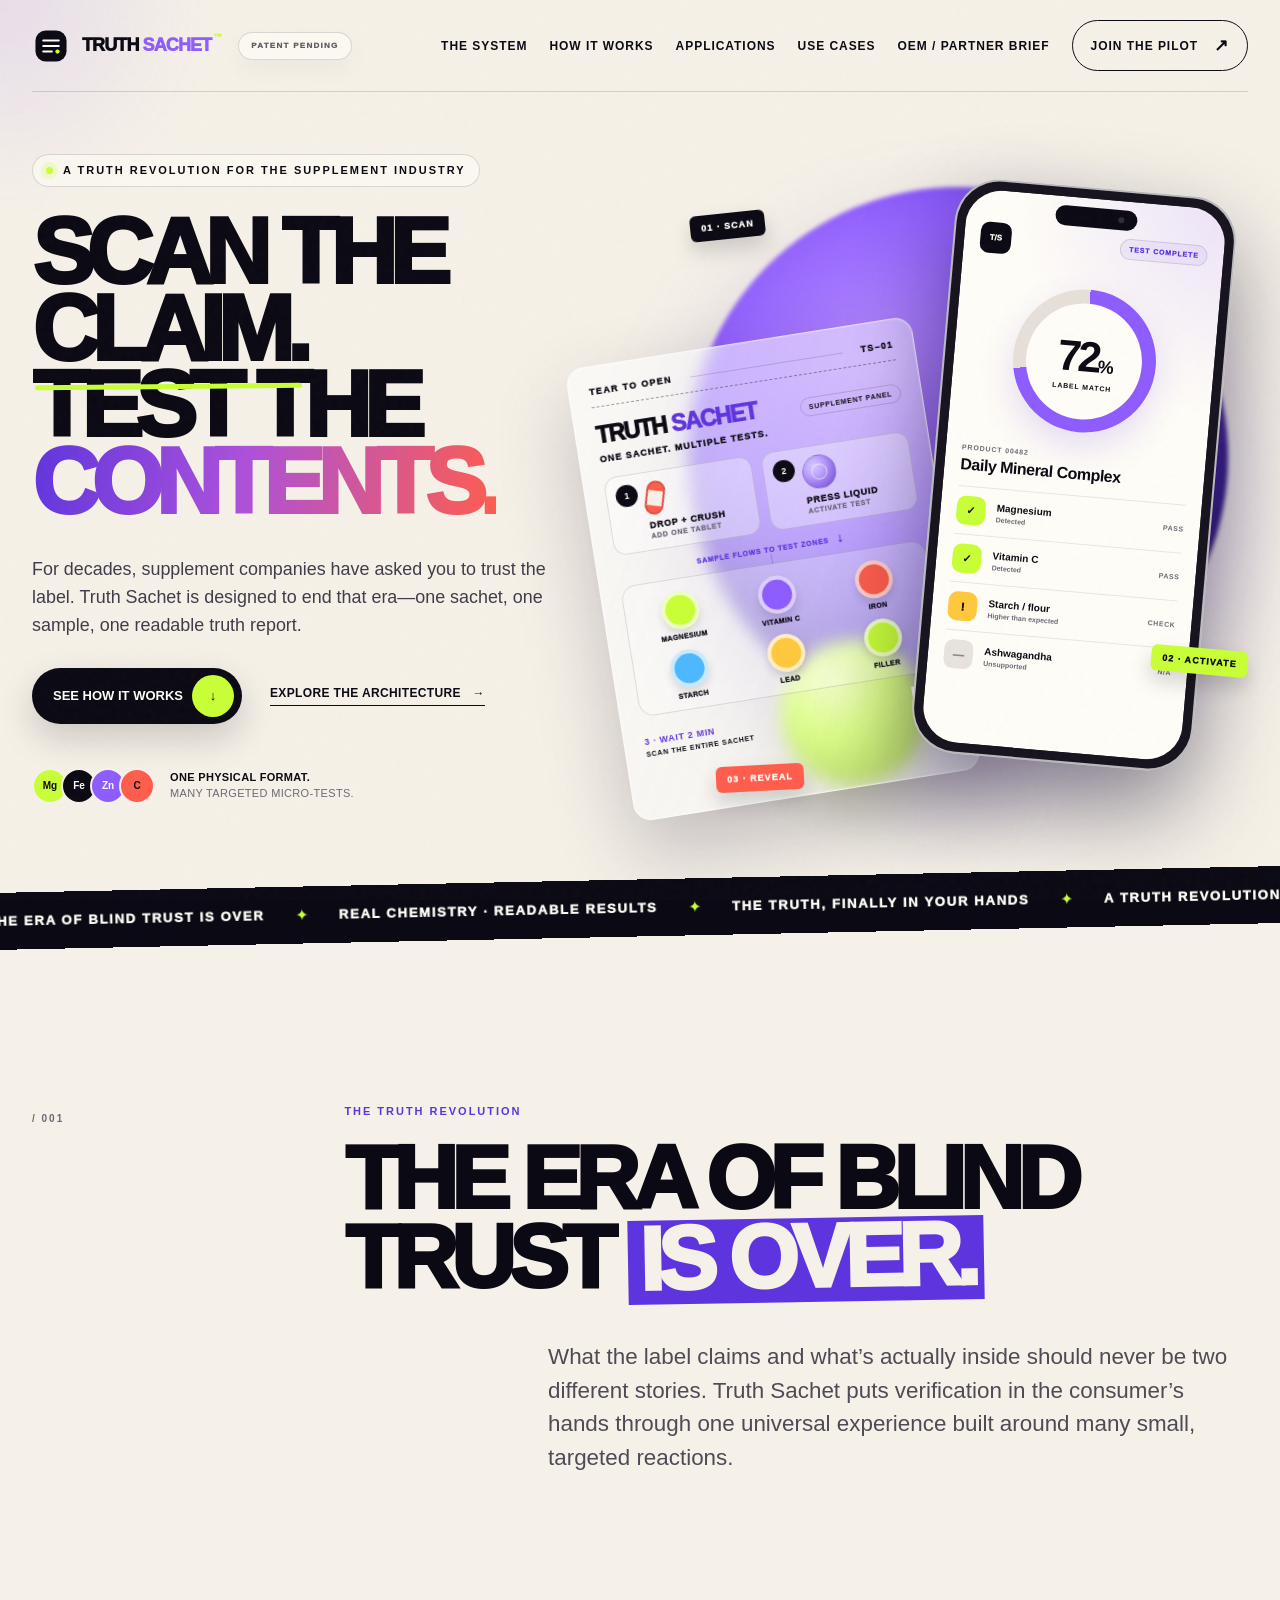
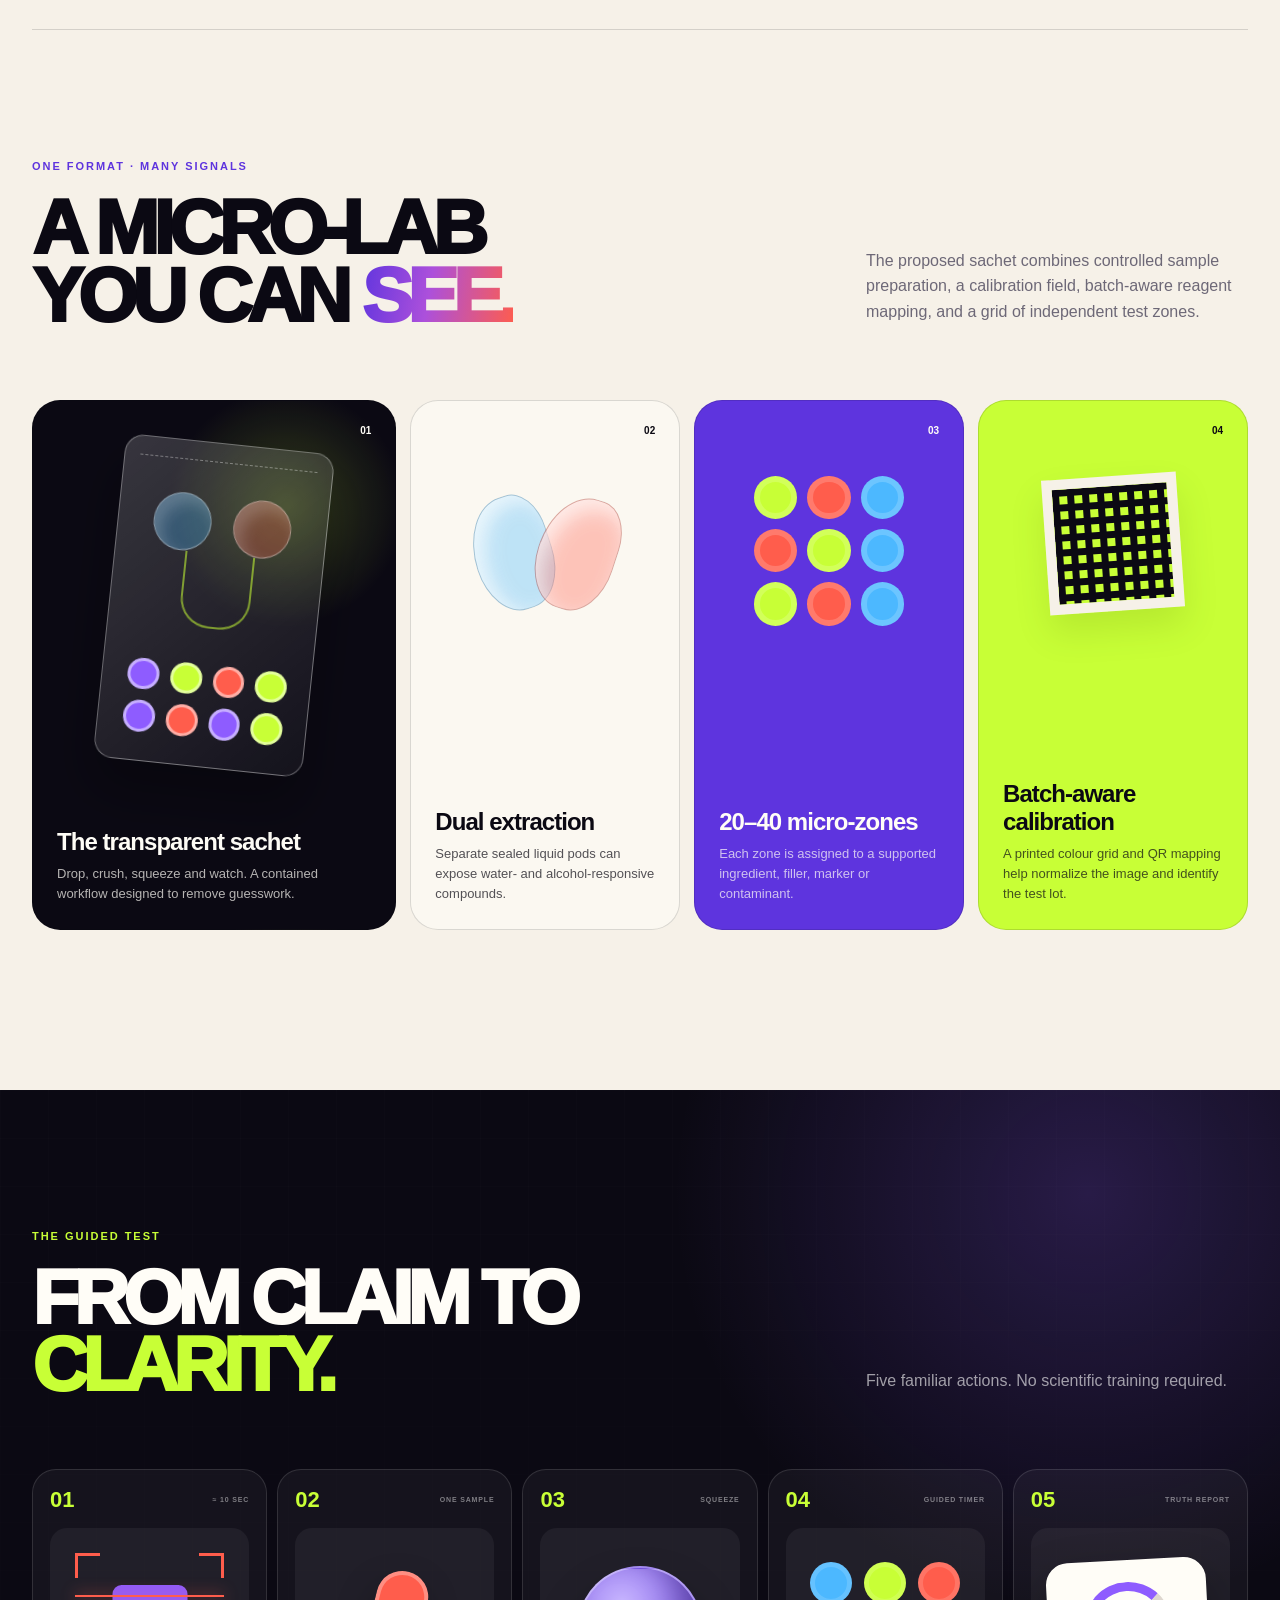
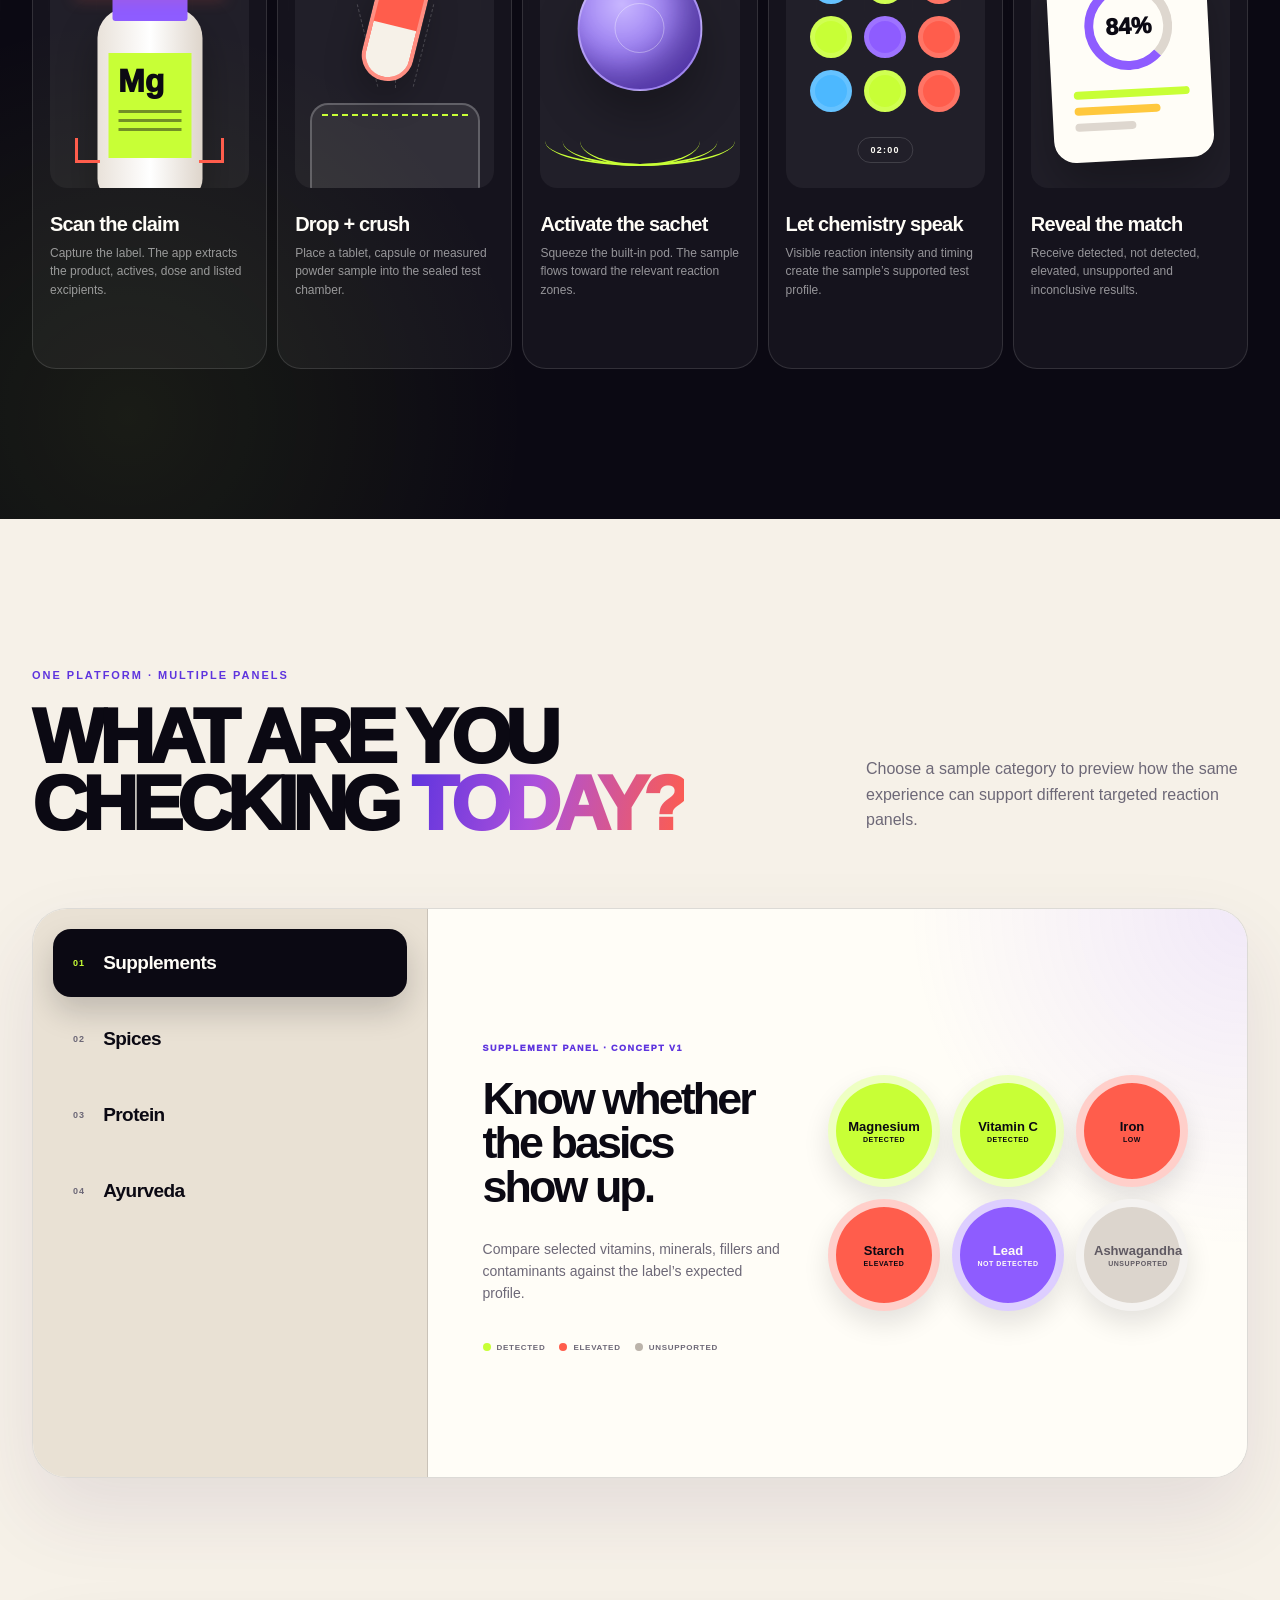
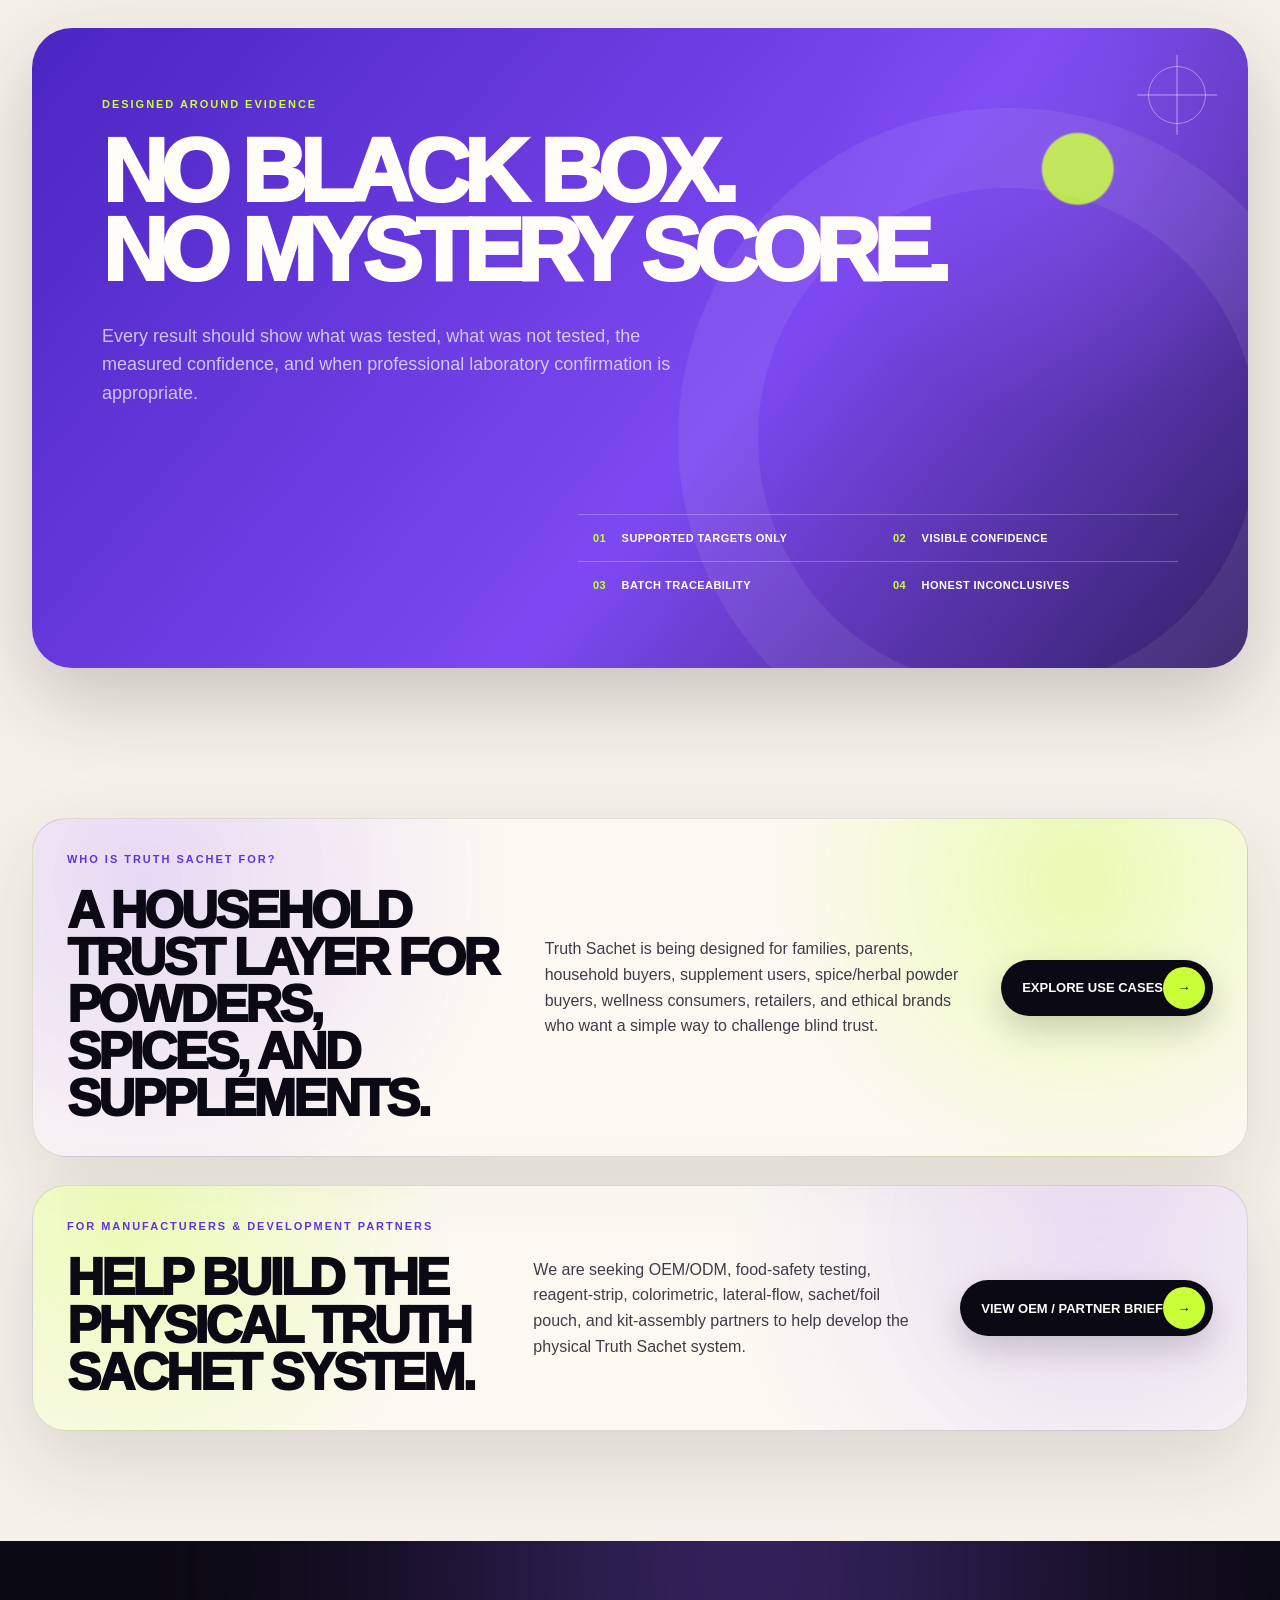
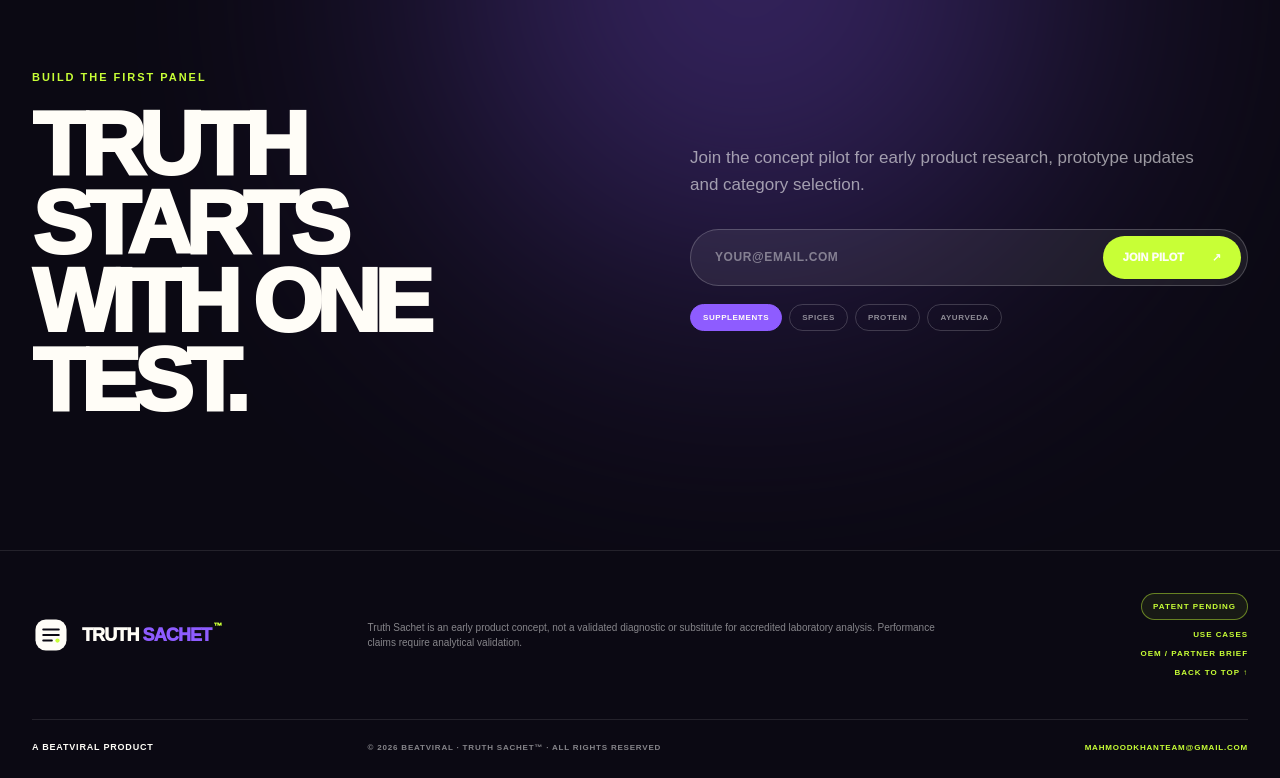
<file: index.html>
<!doctype html>
<html lang="en">
  <head>
    <meta charset="UTF-8" />
    <meta name="viewport" content="width=device-width, initial-scale=1.0" />
    <meta
      name="description"
      content="Truth Sachet is a consumer verification concept comparing supplement label claims with targeted micro-tests in one simple sachet."
    />
    <meta name="theme-color" content="#0b0913" />
    <title>Truth Sachet — A Truth Revolution for the Supplement Industry</title>
    <link rel="stylesheet" href="styles.css?v=20260710-3" />
  </head>
  <body>
    <div class="noise" aria-hidden="true"></div>
    <div class="cursor-glow" aria-hidden="true"></div>

    <header class="site-header">
      <div class="brand-cluster">
        <a class="brand" href="#top" aria-label="Truth Sachet home">
          <svg class="brand-mark" viewBox="0 0 44 44" aria-hidden="true">
            <rect x="4" y="4" width="36" height="36" rx="12"></rect>
            <path d="M13 15.5h18M13 22h18M13 28.5h10"></path>
            <circle cx="29.5" cy="28.5" r="2.5"></circle>
          </svg>
          <span>TRUTH <span>SACHET</span><sup>™</sup></span>
        </a>
        <span class="top-patent-badge">Patent pending</span>
      </div>

      <button class="menu-button" type="button" aria-label="Open navigation" aria-expanded="false">
        <span></span><span></span>
      </button>

      <nav class="main-nav" aria-label="Main navigation">
        <a href="#system">The system</a>
        <a href="#workflow">How it works</a>
        <a href="#applications">Applications</a>
        <a href="use-cases/">Use Cases</a>
        <a href="partner-brief/">OEM / Partner Brief</a>
        <a class="nav-cta" href="#pilot">Join the pilot <span>↗</span></a>
      </nav>
    </header>

    <main id="top">
      <section class="hero section-shell">
        <div class="hero-copy reveal">
          <div class="eyebrow">
            <span class="eyebrow-pulse"></span>
            A truth revolution for the supplement industry
          </div>
          <h1>
            SCAN THE <span class="scribble">CLAIM.</span><br />
            TEST THE <span class="gradient-text">CONTENTS.</span>
          </h1>
          <p class="hero-lede">
            For decades, supplement companies have asked you to trust the label. Truth Sachet
            is designed to end that era—one sachet, one sample, one readable truth report.
          </p>
          <div class="hero-actions">
            <a class="button button-primary" href="#workflow">
              See how it works
              <span class="button-icon">↓</span>
            </a>
            <a class="text-link" href="#system">Explore the architecture <span>→</span></a>
          </div>
          <div class="hero-proof">
            <div class="proof-avatars" aria-hidden="true">
              <span>Mg</span><span>Fe</span><span>Zn</span><span>C</span>
            </div>
            <p><strong>One physical format.</strong><br />Many targeted micro-tests.</p>
          </div>
        </div>

        <div class="hero-visual reveal" style="--delay: 140ms">
          <div class="orb orb-one"></div>
          <div class="orb orb-two"></div>
          <div class="hero-label label-one">01 · SCAN</div>
          <div class="hero-label label-two">02 · ACTIVATE</div>
          <div class="hero-label label-three">03 · REVEAL</div>

          <div class="phone-shell" aria-label="Example Truth Sachet report">
            <div class="phone-top"><span></span></div>
            <div class="phone-screen">
              <div class="app-topbar">
                <span class="mini-mark">T/S</span>
                <span class="verified-pill">TEST COMPLETE</span>
              </div>
              <div class="score-ring" style="--score: 72">
                <div>
                  <strong>72<small>%</small></strong>
                  <span>LABEL MATCH</span>
                </div>
              </div>
              <div class="report-title">
                <small>PRODUCT 00482</small>
                <strong>Daily Mineral Complex</strong>
              </div>
              <div class="report-list">
                <div><span class="status detected">✓</span><p>Magnesium<small>Detected</small></p><b>PASS</b></div>
                <div><span class="status detected">✓</span><p>Vitamin C<small>Detected</small></p><b>PASS</b></div>
                <div><span class="status warning">!</span><p>Starch / flour<small>Higher than expected</small></p><b>CHECK</b></div>
                <div><span class="status neutral">—</span><p>Ashwagandha<small>Unsupported</small></p><b>N/A</b></div>
              </div>
            </div>
          </div>

          <div class="sachet sachet-hero" aria-hidden="true">
            <div class="sachet-seal">
              <span>TEAR TO OPEN</span><i></i><span>TS–01</span>
            </div>
            <div class="sachet-brand-row">
              <div class="sachet-brand">TRUTH <span>SACHET</span></div>
              <div class="sachet-type">SUPPLEMENT PANEL</div>
            </div>
            <div class="sachet-purpose">ONE SACHET. MULTIPLE TESTS.</div>

            <div class="sachet-actions">
              <div class="sachet-action">
                <b>1</b>
                <div class="sachet-capsule"><i></i></div>
                <p>DROP + CRUSH<small>ADD ONE TABLET</small></p>
              </div>
              <div class="sachet-action">
                <b>2</b>
                <div class="sachet-pod"><i></i></div>
                <p>PRESS LIQUID<small>ACTIVATE TEST</small></p>
              </div>
            </div>

            <div class="sachet-flow-caption">
              <span>SAMPLE FLOWS TO TEST ZONES</span>
              <i>↓</i>
            </div>
            <div class="sachet-grid">
              <span class="test-zone"><i class="pad pad-lime"></i><small>MAGNESIUM</small></span>
              <span class="test-zone"><i class="pad pad-violet"></i><small>VITAMIN C</small></span>
              <span class="test-zone"><i class="pad pad-coral"></i><small>IRON</small></span>
              <span class="test-zone"><i class="pad pad-blue"></i><small>STARCH</small></span>
              <span class="test-zone"><i class="pad pad-yellow"></i><small>LEAD</small></span>
              <span class="test-zone"><i class="pad pad-lime"></i><small>FILLER</small></span>
            </div>
            <div class="sachet-code">
              <span><b>3 · WAIT 2 MIN</b><small>SCAN THE ENTIRE SACHET</small></span>
              <div class="fake-qr"></div>
            </div>
          </div>
        </div>
      </section>

      <section class="ticker" aria-label="Truth Sachet manifesto">
        <div class="ticker-track">
          <span>THE ERA OF BLIND TRUST IS OVER</span><i>✦</i>
          <span>REAL CHEMISTRY · READABLE RESULTS</span><i>✦</i>
          <span>THE TRUTH, FINALLY IN YOUR HANDS</span><i>✦</i>
          <span>A TRUTH REVOLUTION</span><i>✦</i>
          <span>THE ERA OF BLIND TRUST IS OVER</span><i>✦</i>
          <span>REAL CHEMISTRY · READABLE RESULTS</span><i>✦</i>
          <span>THE TRUTH, FINALLY IN YOUR HANDS</span><i>✦</i>
          <span>A TRUTH REVOLUTION</span><i>✦</i>
        </div>
      </section>

      <section class="manifesto section-shell reveal">
        <p class="section-number">/ 001</p>
        <div>
          <p class="kicker">THE TRUTH REVOLUTION</p>
          <h2>
            THE ERA OF BLIND TRUST
            <span>IS OVER.</span>
          </h2>
          <p class="manifesto-copy">
            What the label claims and what’s actually inside should never be two different
            stories. Truth Sachet puts verification in the consumer’s hands through one universal
            experience built around many small, targeted reactions.
          </p>
        </div>
      </section>

      <section class="system section-shell" id="system">
        <div class="section-heading reveal">
          <div>
            <p class="kicker">ONE FORMAT · MANY SIGNALS</p>
            <h2>A MICRO-LAB<br />YOU CAN <span class="gradient-text">SEE.</span></h2>
          </div>
          <p>
            The proposed sachet combines controlled sample preparation, a calibration field,
            batch-aware reagent mapping, and a grid of independent test zones.
          </p>
        </div>

        <div class="architecture-grid">
          <article class="architecture-card arch-large reveal">
            <span class="card-index">01</span>
            <div class="mini-pouch">
              <div class="mini-pouch-top"></div>
              <div class="mini-blister blister-a"></div>
              <div class="mini-blister blister-b"></div>
              <div class="mini-channels"></div>
              <div class="mini-pads">
                <i></i><i></i><i></i><i></i><i></i><i></i><i></i><i></i>
              </div>
            </div>
            <div>
              <h3>The transparent sachet</h3>
              <p>Drop, crush, squeeze and watch. A contained workflow designed to remove guesswork.</p>
            </div>
          </article>

          <article class="architecture-card reveal" style="--delay: 80ms">
            <span class="card-index">02</span>
            <div class="card-icon split-icon"><i></i><i></i></div>
            <h3>Dual extraction</h3>
            <p>Separate sealed liquid pods can expose water- and alcohol-responsive compounds.</p>
          </article>

          <article class="architecture-card reveal" style="--delay: 140ms">
            <span class="card-index">03</span>
            <div class="card-icon matrix-icon">
              <i></i><i></i><i></i><i></i><i></i><i></i><i></i><i></i><i></i>
            </div>
            <h3>20–40 micro-zones</h3>
            <p>Each zone is assigned to a supported ingredient, filler, marker or contaminant.</p>
          </article>

          <article class="architecture-card reveal" style="--delay: 200ms">
            <span class="card-index">04</span>
            <div class="card-icon qr-icon"></div>
            <h3>Batch-aware calibration</h3>
            <p>A printed colour grid and QR mapping help normalize the image and identify the test lot.</p>
          </article>
        </div>
      </section>

      <section class="workflow" id="workflow">
        <div class="section-shell">
          <div class="section-heading light reveal">
            <div>
              <p class="kicker">THE GUIDED TEST</p>
              <h2>FROM CLAIM TO<br /><span>CLARITY.</span></h2>
            </div>
            <p>Five familiar actions. No scientific training required.</p>
          </div>

          <div class="steps">
            <article class="step reveal">
              <div class="step-top"><b>01</b><span>≈ 10 SEC</span></div>
              <div class="step-visual scan-visual">
                <div class="bottle">
                  <div class="bottle-cap"></div>
                  <div class="bottle-label"><span>Mg</span><i></i><i></i><i></i></div>
                </div>
                <div class="scan-frame"><i></i><i></i><i></i><i></i></div>
              </div>
              <h3>Scan the claim</h3>
              <p>Capture the label. The app extracts the product, actives, dose and listed excipients.</p>
            </article>

            <article class="step reveal" style="--delay: 70ms">
              <div class="step-top"><b>02</b><span>ONE SAMPLE</span></div>
              <div class="step-visual drop-visual">
                <div class="capsule"><i></i></div>
                <div class="pouch-mouth"></div>
                <div class="drop-lines"><i></i><i></i><i></i></div>
              </div>
              <h3>Drop + crush</h3>
              <p>Place a tablet, capsule or measured powder sample into the sealed test chamber.</p>
            </article>

            <article class="step reveal" style="--delay: 140ms">
              <div class="step-top"><b>03</b><span>SQUEEZE</span></div>
              <div class="step-visual activate-visual">
                <div class="blister-demo"><span></span></div>
                <div class="activation-waves"><i></i><i></i><i></i></div>
              </div>
              <h3>Activate the sachet</h3>
              <p>Squeeze the built-in pod. The sample flows toward the relevant reaction zones.</p>
            </article>

            <article class="step reveal" style="--delay: 210ms">
              <div class="step-top"><b>04</b><span>GUIDED TIMER</span></div>
              <div class="step-visual react-visual">
                <div class="reaction-grid">
                  <i></i><i></i><i></i><i></i><i></i><i></i><i></i><i></i><i></i>
                </div>
                <div class="timer">02:00</div>
              </div>
              <h3>Let chemistry speak</h3>
              <p>Visible reaction intensity and timing create the sample’s supported test profile.</p>
            </article>

            <article class="step reveal" style="--delay: 280ms">
              <div class="step-top"><b>05</b><span>TRUTH REPORT</span></div>
              <div class="step-visual reveal-visual">
                <div class="mini-result"><span>84%</span><i></i><i></i><i></i></div>
              </div>
              <h3>Reveal the match</h3>
              <p>Receive detected, not detected, elevated, unsupported and inconclusive results.</p>
            </article>
          </div>
        </div>
      </section>

      <section class="applications section-shell" id="applications">
        <div class="section-heading reveal">
          <div>
            <p class="kicker">ONE PLATFORM · MULTIPLE PANELS</p>
            <h2>WHAT ARE YOU<br />CHECKING <span class="gradient-text">TODAY?</span></h2>
          </div>
          <p>
            Choose a sample category to preview how the same experience can support different
            targeted reaction panels.
          </p>
        </div>

        <div class="panel-demo reveal">
          <div class="panel-tabs" role="tablist" aria-label="Example Truth Sachet panels">
            <button class="panel-tab active" data-panel="supplements" role="tab" aria-selected="true">
              <span>01</span> Supplements
            </button>
            <button class="panel-tab" data-panel="spices" role="tab" aria-selected="false">
              <span>02</span> Spices
            </button>
            <button class="panel-tab" data-panel="protein" role="tab" aria-selected="false">
              <span>03</span> Protein
            </button>
            <button class="panel-tab" data-panel="ayurveda" role="tab" aria-selected="false">
              <span>04</span> Ayurveda
            </button>
          </div>

          <div class="panel-output">
            <div class="panel-copy">
              <p class="panel-label" id="panel-label">SUPPLEMENT PANEL · CONCEPT V1</p>
              <h3 id="panel-title">Know whether the basics show up.</h3>
              <p id="panel-description">
                Compare selected vitamins, minerals, fillers and contaminants against the label’s
                expected profile.
              </p>
              <div class="signal-legend">
                <span><i class="legend-dot detected-dot"></i>Detected</span>
                <span><i class="legend-dot alert-dot"></i>Elevated</span>
                <span><i class="legend-dot muted-dot"></i>Unsupported</span>
              </div>
            </div>
            <div class="panel-signals" id="panel-signals" aria-live="polite"></div>
          </div>
        </div>
      </section>

      <section class="principles section-shell">
        <div class="principle-banner reveal">
          <div class="crosshair" aria-hidden="true"></div>
          <p class="kicker">DESIGNED AROUND EVIDENCE</p>
          <h2>NO BLACK BOX.<br />NO MYSTERY SCORE.</h2>
          <p>
            Every result should show what was tested, what was not tested, the measured confidence,
            and when professional laboratory confirmation is appropriate.
          </p>
          <div class="principle-list">
            <span><b>01</b> Supported targets only</span>
            <span><b>02</b> Visible confidence</span>
            <span><b>03</b> Batch traceability</span>
            <span><b>04</b> Honest inconclusives</span>
          </div>
        </div>
      </section>

      <section class="use-home section-shell reveal" id="use-cases-preview">
        <div class="use-home-card">
          <div>
            <p class="kicker">WHO IS TRUTH SACHET FOR?</p>
            <h2>A HOUSEHOLD TRUST LAYER FOR POWDERS, SPICES, AND SUPPLEMENTS.</h2>
          </div>
          <p>
            Truth Sachet is being designed for families, parents, household buyers,
            supplement users, spice/herbal powder buyers, wellness consumers, retailers, and
            ethical brands who want a simple way to challenge blind trust.
          </p>
          <a class="button button-primary" href="use-cases/">
            Explore Use Cases
            <span class="button-icon">→</span>
          </a>
        </div>
      </section>

      <section class="partner-home section-shell reveal" id="partners">
        <div class="partner-home-card">
          <div>
            <p class="kicker">FOR MANUFACTURERS & DEVELOPMENT PARTNERS</p>
            <h2>HELP BUILD THE PHYSICAL TRUTH SACHET SYSTEM.</h2>
          </div>
          <p>
            We are seeking OEM/ODM, food-safety testing, reagent-strip, colorimetric,
            lateral-flow, sachet/foil pouch, and kit-assembly partners to help develop the
            physical Truth Sachet system.
          </p>
          <a class="button button-primary" href="partner-brief/">
            View OEM / Partner Brief
            <span class="button-icon">→</span>
          </a>
        </div>
      </section>

      <section class="pilot" id="pilot">
        <div class="pilot-glow"></div>
        <div class="section-shell pilot-inner reveal">
          <div>
            <p class="kicker">BUILD THE FIRST PANEL</p>
            <h2>TRUTH STARTS<br />WITH ONE TEST.</h2>
          </div>
          <div class="pilot-form-wrap">
            <p>
              Join the concept pilot for early product research, prototype updates and category selection.
            </p>
            <form class="pilot-form" novalidate>
              <label class="sr-only" for="pilot-email">Email address</label>
              <input id="pilot-email" type="email" placeholder="YOUR@EMAIL.COM" required />
              <button type="submit">Join pilot <span>↗</span></button>
            </form>
            <div class="pilot-choices" aria-label="Panel interest">
              <button type="button" class="choice active">Supplements</button>
              <button type="button" class="choice">Spices</button>
              <button type="button" class="choice">Protein</button>
              <button type="button" class="choice">Ayurveda</button>
            </div>
            <p class="form-status" role="status"></p>
          </div>
        </div>
      </section>
    </main>

    <footer class="site-footer">
      <div class="footer-main">
        <div class="footer-brand">
          <svg class="brand-mark" viewBox="0 0 44 44" aria-hidden="true">
            <rect x="4" y="4" width="36" height="36" rx="12"></rect>
            <path d="M13 15.5h18M13 22h18M13 28.5h10"></path>
            <circle cx="29.5" cy="28.5" r="2.5"></circle>
          </svg>
          <span>TRUTH <span>SACHET</span><sup>™</sup></span>
        </div>
        <p>
          Truth Sachet is an early product concept, not a validated diagnostic or substitute for
          accredited laboratory analysis. Performance claims require analytical validation.
        </p>
        <div class="footer-meta">
          <span class="patent-badge">PATENT PENDING</span>
          <a href="use-cases/">USE CASES</a>
          <a href="partner-brief/">OEM / PARTNER BRIEF</a>
          <a href="#top">BACK TO TOP ↑</a>
        </div>
      </div>

      <div class="footer-legal">
        <strong>A BEATVIRAL PRODUCT</strong>
        <span>© 2026 BEATVIRAL · TRUTH SACHET™ · ALL RIGHTS RESERVED</span>
        <a href="mailto:mahmoodkhanteam@gmail.com">MAHMOODKHANTEAM@GMAIL.COM</a>
      </div>
    </footer>

    <script src="script.js"></script>
  </body>
</html>
</file>
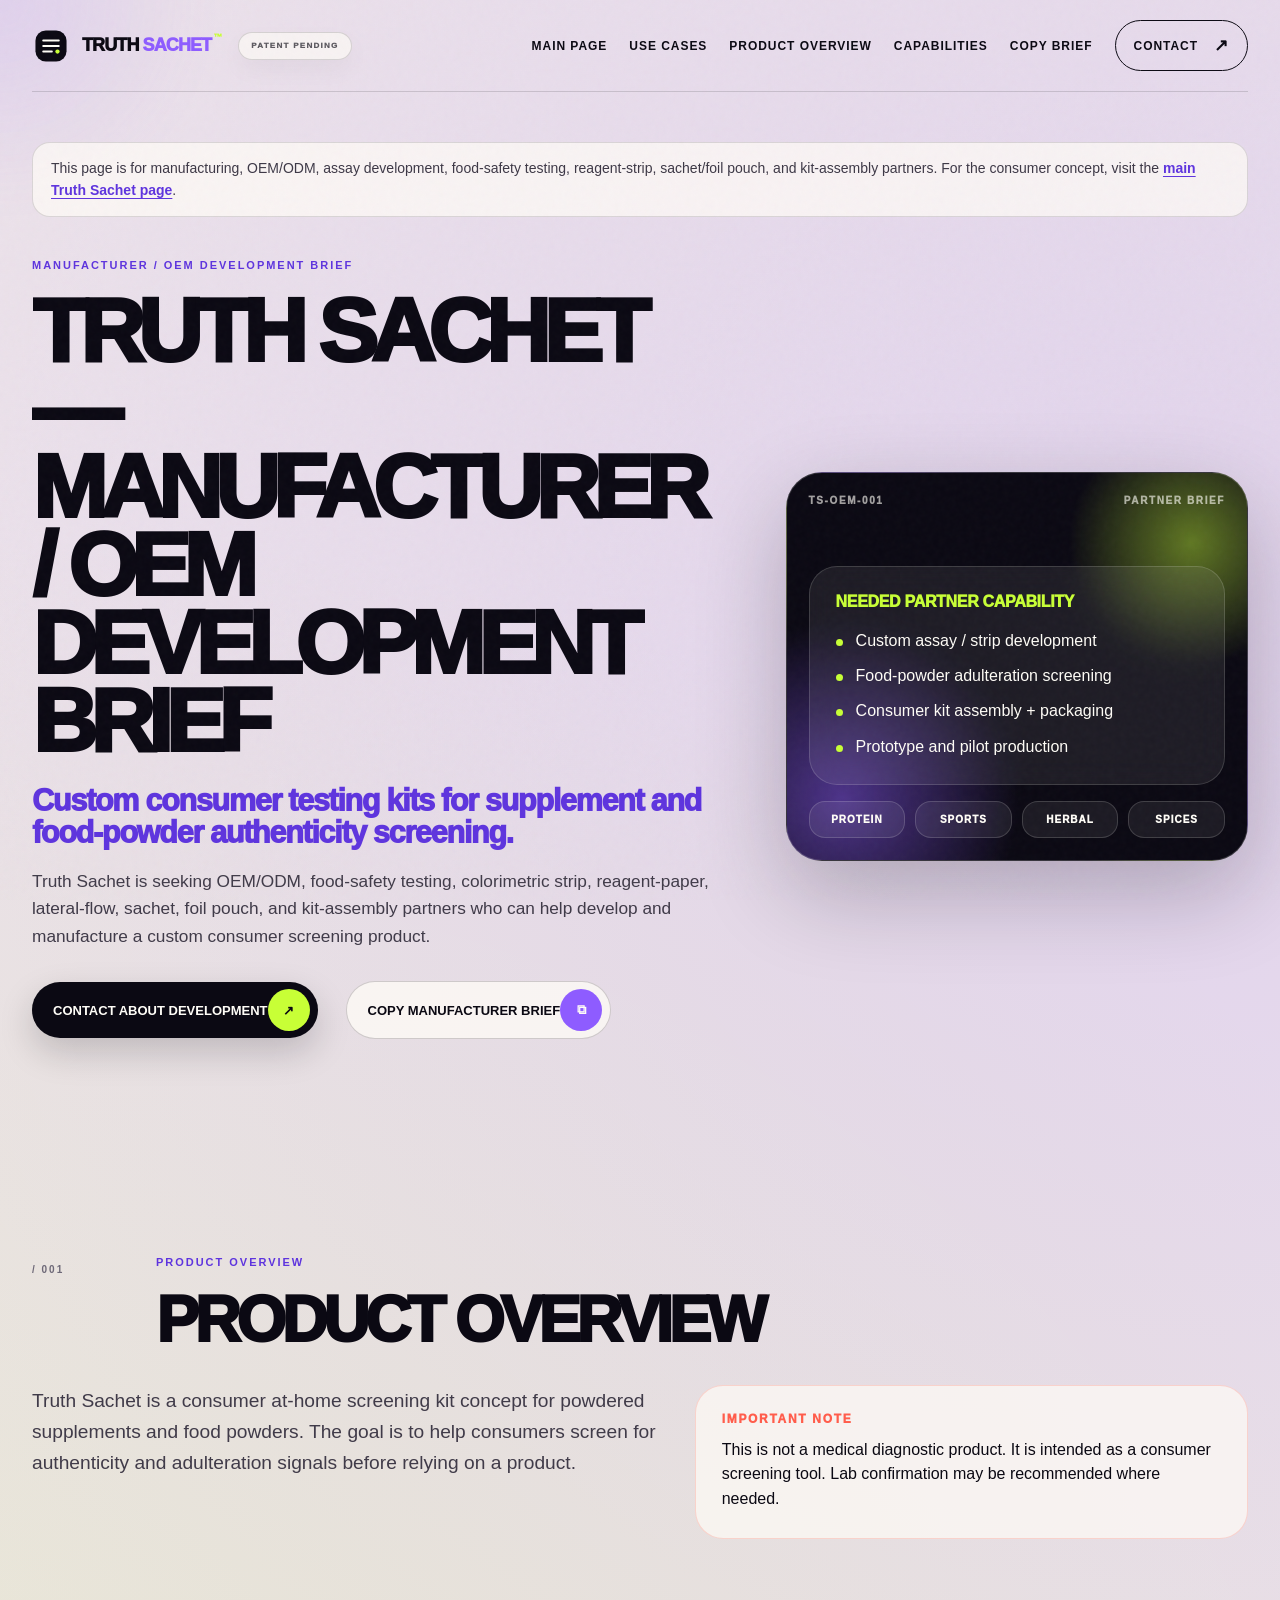
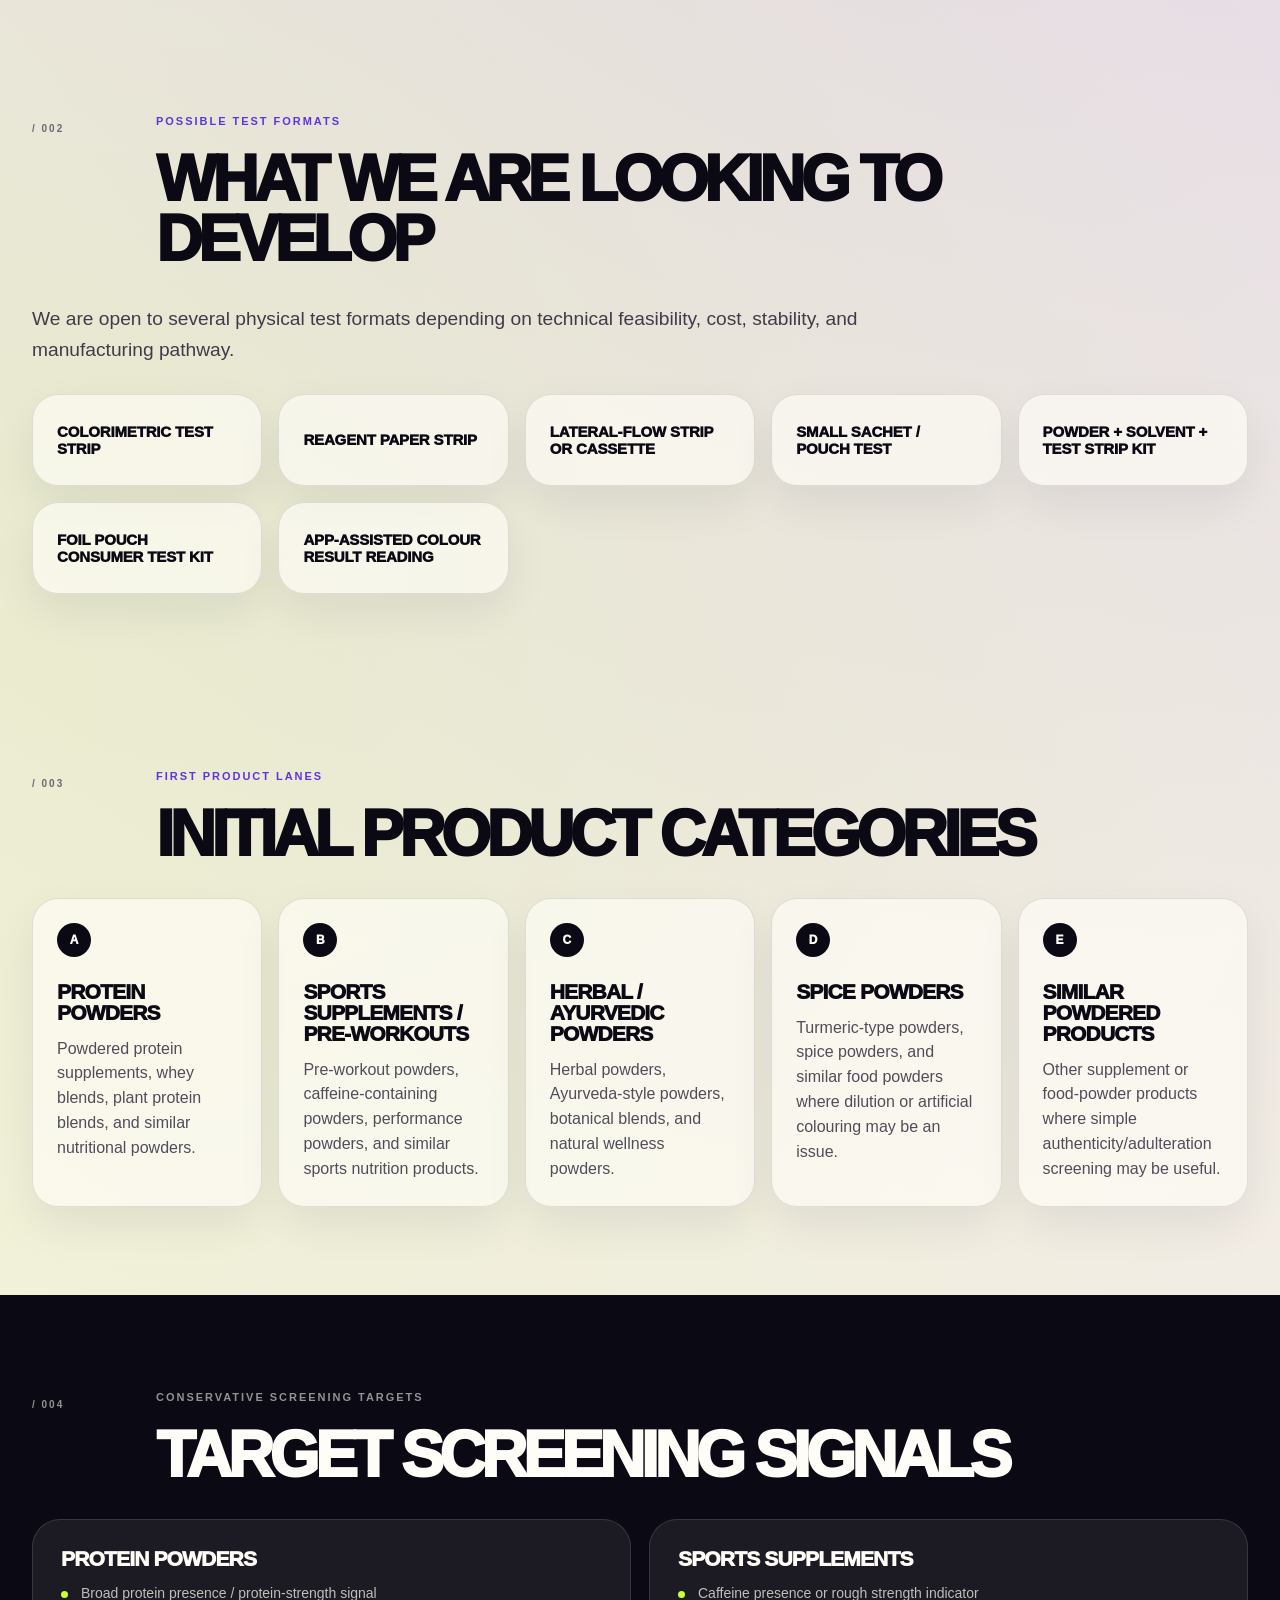
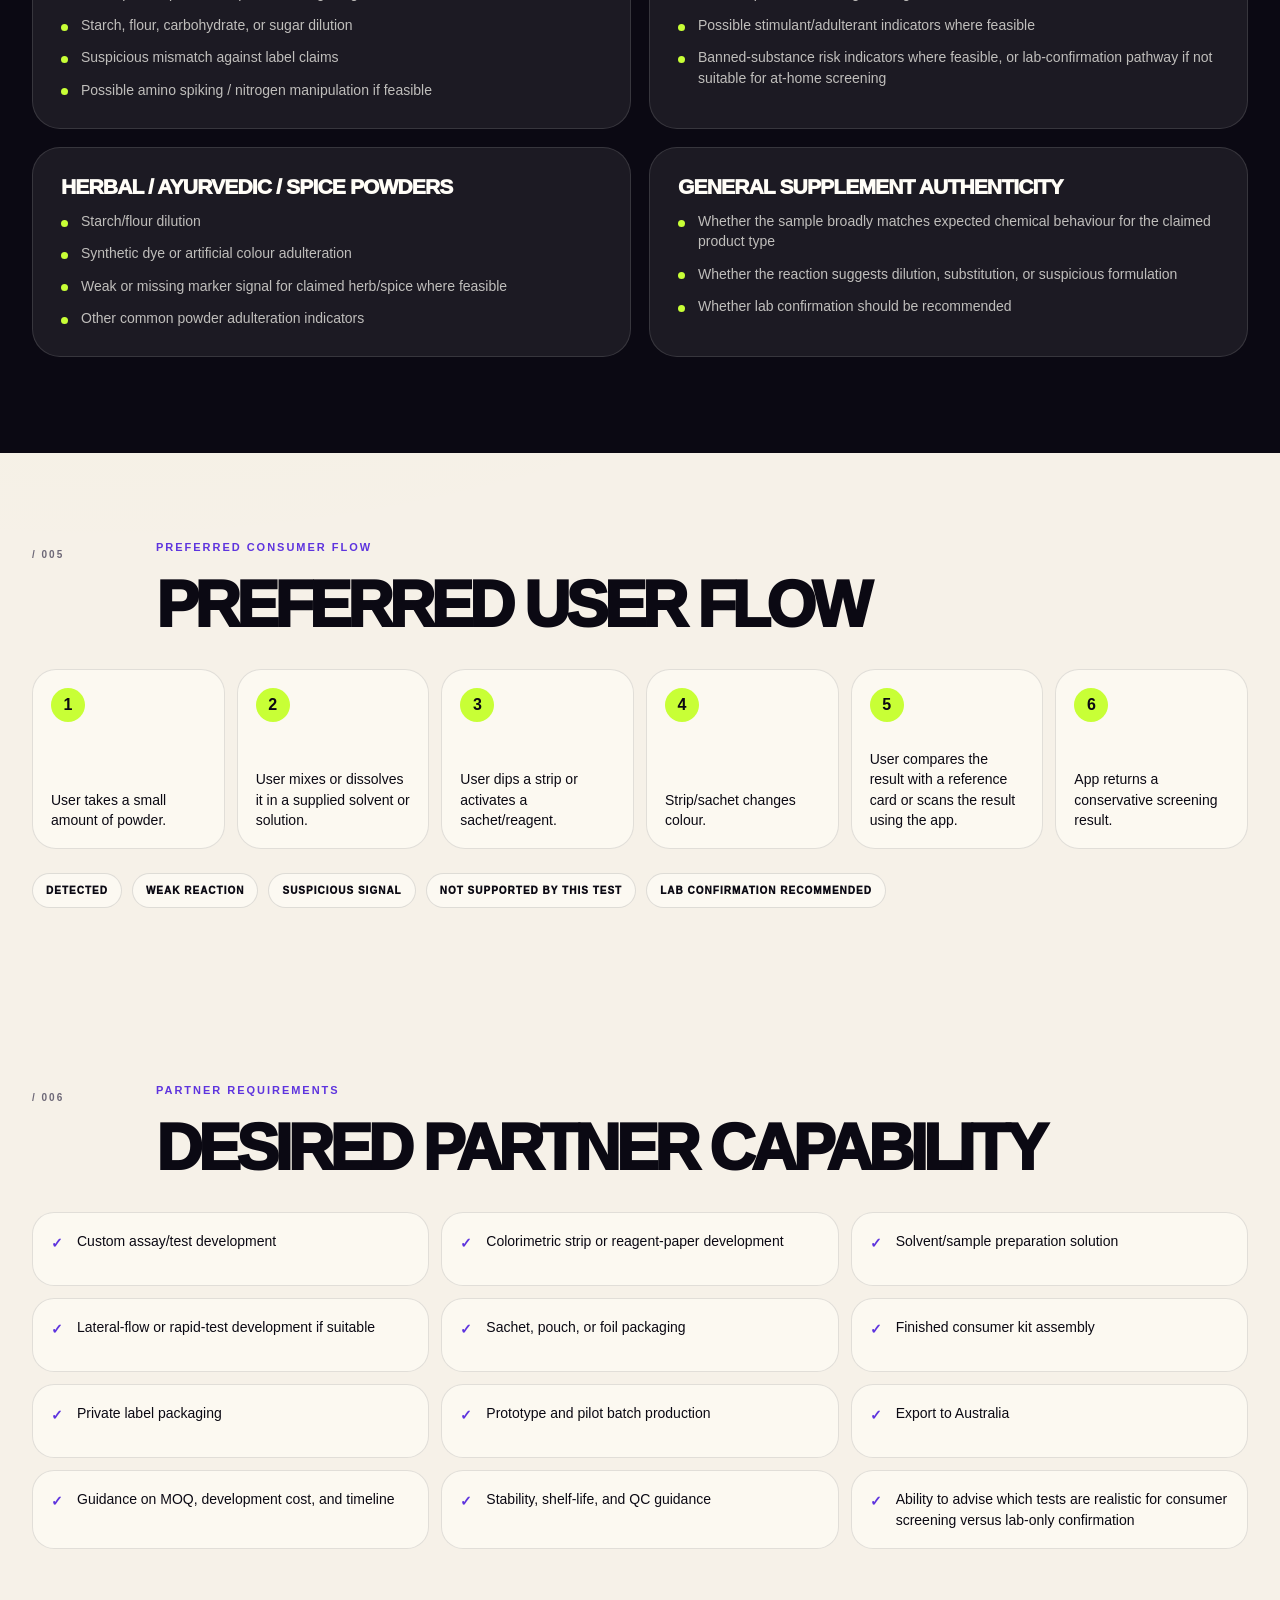
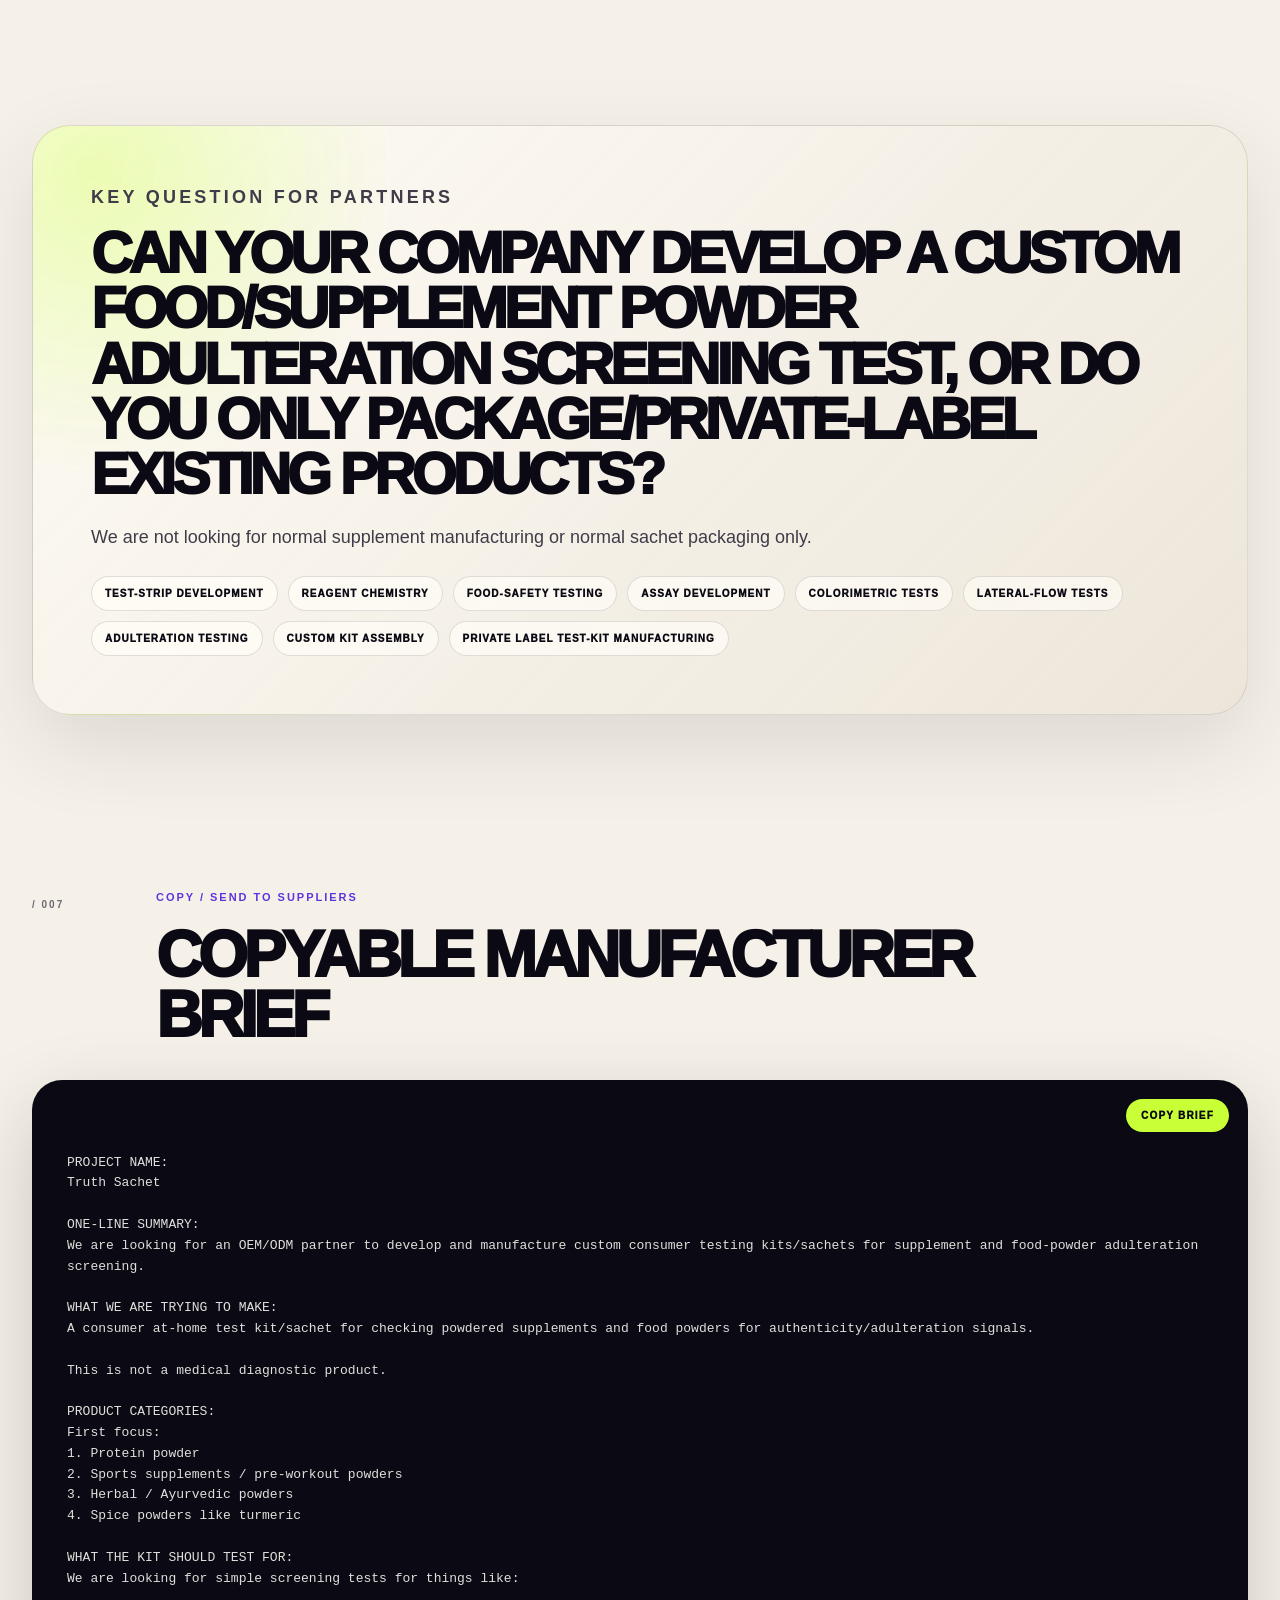
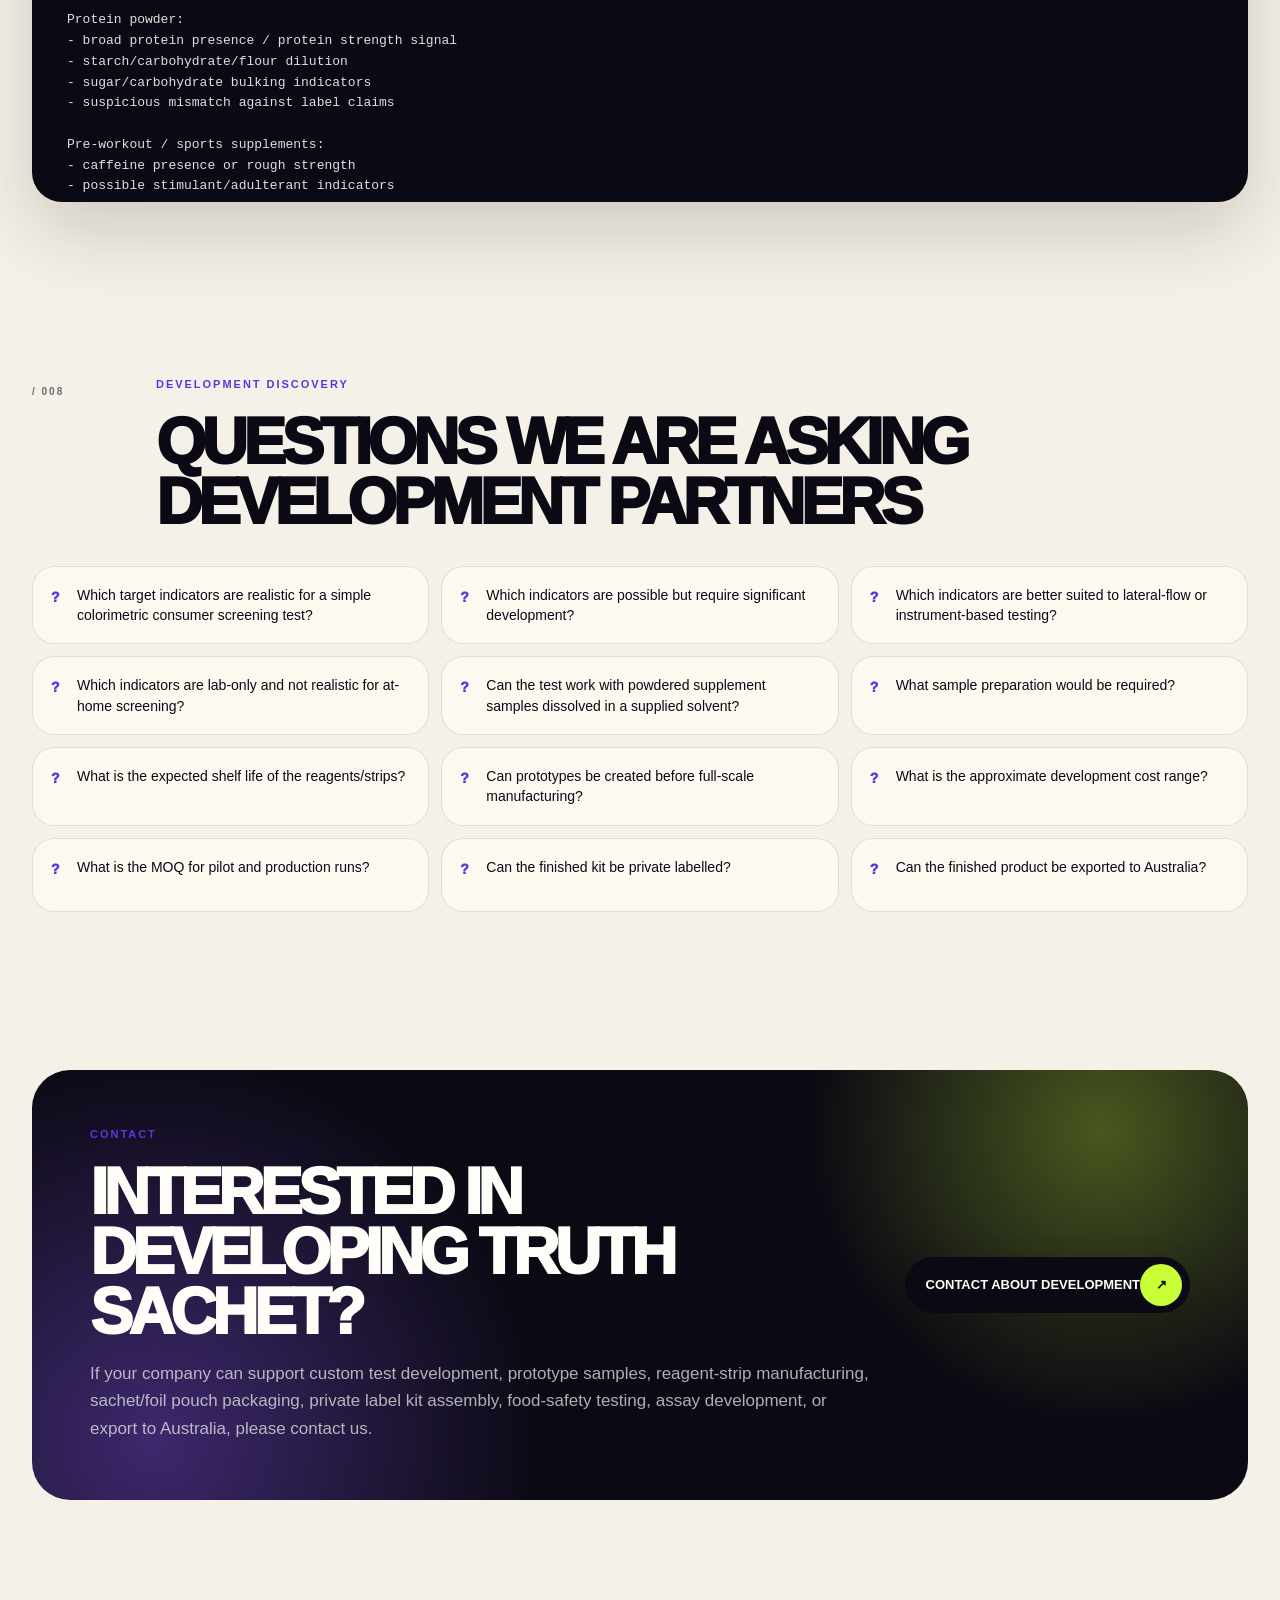
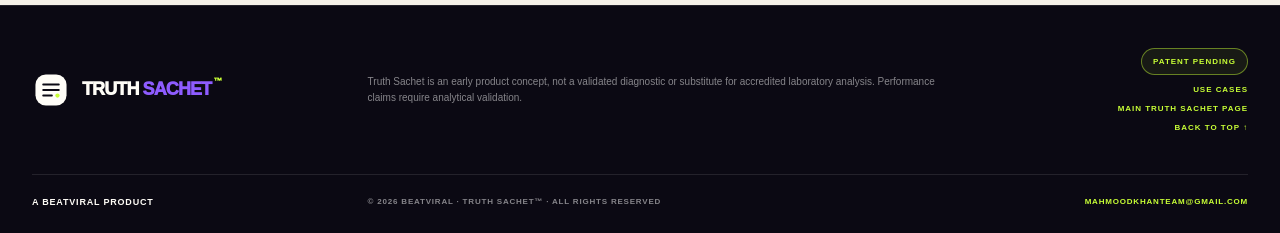
<file: partner-brief/index.html>
<!DOCTYPE html>
<html lang="en">
  <head>
    <meta charset="UTF-8" />
    <meta name="viewport" content="width=device-width, initial-scale=1.0" />
    <meta
      name="description"
      content="Truth Sachet manufacturer and OEM/ODM development brief for custom consumer screening kits for supplement and food-powder authenticity and adulteration signals."
    />
    <meta name="theme-color" content="#0b0913" />
    <title>Truth Sachet — Manufacturer / OEM Development Brief</title>
    <link rel="stylesheet" href="../styles.css?v=20260710-3" />
  </head>
  <body class="partner-page">
    <div class="noise" aria-hidden="true"></div>
    <div class="cursor-glow" aria-hidden="true"></div>

    <header class="site-header">
      <div class="brand-cluster">
        <a class="brand" href="../" aria-label="Truth Sachet home">
          <svg class="brand-mark" viewBox="0 0 44 44" aria-hidden="true">
            <rect x="4" y="4" width="36" height="36" rx="12"></rect>
            <path d="M13 15.5h18M13 22h18M13 28.5h10"></path>
            <circle cx="29.5" cy="28.5" r="2.5"></circle>
          </svg>
          <span>TRUTH <span>SACHET</span><sup>™</sup></span>
        </a>
        <span class="top-patent-badge">Patent pending</span>
      </div>

      <button class="menu-button" type="button" aria-label="Open navigation" aria-expanded="false">
        <span></span><span></span>
      </button>

      <nav class="main-nav" aria-label="Partner brief navigation">
        <a href="../">Main page</a>
        <a href="../use-cases/">Use Cases</a>
        <a href="#overview">Product overview</a>
        <a href="#develop">Capabilities</a>
        <a href="#brief">Copy brief</a>
        <a
          class="nav-cta"
          href="mailto:mahmoodkhanteam@gmail.com?subject=Truth%20Sachet%20OEM%2FODM%20Development%20Inquiry"
        >
          Contact <span>↗</span>
        </a>
      </nav>
    </header>

    <main id="top" class="partner-main">
      <section class="partner-hero section-shell reveal">
        <div class="partner-note">
          This page is for manufacturing, OEM/ODM, assay development, food-safety testing,
          reagent-strip, sachet/foil pouch, and kit-assembly partners. For the consumer concept,
          visit the <a href="../">main Truth Sachet page</a>.
        </div>

        <div class="partner-hero-grid">
          <div class="partner-hero-copy">
            <p class="kicker">MANUFACTURER / OEM DEVELOPMENT BRIEF</p>
            <h1>Truth Sachet — Manufacturer / OEM Development Brief</h1>
            <p class="partner-subheading">
              Custom consumer testing kits for supplement and food-powder authenticity screening.
            </p>
            <p>
              Truth Sachet is seeking OEM/ODM, food-safety testing, colorimetric strip,
              reagent-paper, lateral-flow, sachet, foil pouch, and kit-assembly partners who can
              help develop and manufacture a custom consumer screening product.
            </p>
            <div class="hero-actions">
              <a
                class="button button-primary"
                href="mailto:mahmoodkhanteam@gmail.com?subject=Truth%20Sachet%20OEM%2FODM%20Development%20Inquiry"
              >
                Contact About Development
                <span class="button-icon">↗</span>
              </a>
              <button class="button button-secondary" type="button" data-copy-target="manufacturer-brief-text">
                Copy Manufacturer Brief
                <span class="button-icon">⧉</span>
              </button>
            </div>
            <p class="copy-status" role="status" aria-live="polite"></p>
          </div>

          <div class="partner-hero-panel" aria-label="Truth Sachet partner brief summary">
            <div class="partner-panel-top">
              <span>TS-OEM-001</span>
              <span>Partner Brief</span>
            </div>
            <div class="partner-panel-card">
              <strong>Needed partner capability</strong>
              <ul>
                <li>Custom assay / strip development</li>
                <li>Food-powder adulteration screening</li>
                <li>Consumer kit assembly + packaging</li>
                <li>Prototype and pilot production</li>
              </ul>
            </div>
            <div class="partner-mini-grid">
              <span>Protein</span>
              <span>Sports</span>
              <span>Herbal</span>
              <span>Spices</span>
            </div>
          </div>
        </div>
      </section>

      <section class="partner-section section-shell reveal" id="overview">
        <div class="partner-section-head">
          <p class="section-number">/ 001</p>
          <div>
            <p class="kicker">PRODUCT OVERVIEW</p>
            <h2>Product Overview</h2>
          </div>
        </div>
        <div class="partner-two-col">
          <p>
            Truth Sachet is a consumer at-home screening kit concept for powdered supplements and
            food powders. The goal is to help consumers screen for authenticity and adulteration
            signals before relying on a product.
          </p>
          <div class="partner-warning">
            <strong>Important note</strong>
            <span>
              This is not a medical diagnostic product. It is intended as a consumer screening
              tool. Lab confirmation may be recommended where needed.
            </span>
          </div>
        </div>
      </section>

      <section class="partner-section section-shell reveal" id="develop">
        <div class="partner-section-head">
          <p class="section-number">/ 002</p>
          <div>
            <p class="kicker">POSSIBLE TEST FORMATS</p>
            <h2>What We Are Looking To Develop</h2>
          </div>
        </div>
        <p class="partner-section-copy">
          We are open to several physical test formats depending on technical feasibility, cost,
          stability, and manufacturing pathway.
        </p>
        <div class="partner-card-grid compact">
          <article>Colorimetric test strip</article>
          <article>Reagent paper strip</article>
          <article>Lateral-flow strip or cassette</article>
          <article>Small sachet / pouch test</article>
          <article>Powder + solvent + test strip kit</article>
          <article>Foil pouch consumer test kit</article>
          <article>App-assisted colour result reading</article>
        </div>
      </section>

      <section class="partner-section section-shell reveal">
        <div class="partner-section-head">
          <p class="section-number">/ 003</p>
          <div>
            <p class="kicker">FIRST PRODUCT LANES</p>
            <h2>Initial Product Categories</h2>
          </div>
        </div>
        <div class="partner-card-grid">
          <article>
            <span>A</span>
            <h3>Protein Powders</h3>
            <p>Powdered protein supplements, whey blends, plant protein blends, and similar nutritional powders.</p>
          </article>
          <article>
            <span>B</span>
            <h3>Sports Supplements / Pre-Workouts</h3>
            <p>Pre-workout powders, caffeine-containing powders, performance powders, and similar sports nutrition products.</p>
          </article>
          <article>
            <span>C</span>
            <h3>Herbal / Ayurvedic Powders</h3>
            <p>Herbal powders, Ayurveda-style powders, botanical blends, and natural wellness powders.</p>
          </article>
          <article>
            <span>D</span>
            <h3>Spice Powders</h3>
            <p>Turmeric-type powders, spice powders, and similar food powders where dilution or artificial colouring may be an issue.</p>
          </article>
          <article>
            <span>E</span>
            <h3>Similar Powdered Products</h3>
            <p>Other supplement or food-powder products where simple authenticity/adulteration screening may be useful.</p>
          </article>
        </div>
      </section>

      <section class="partner-section dark reveal" id="signals">
        <div class="section-shell">
          <div class="partner-section-head">
            <p class="section-number">/ 004</p>
            <div>
              <p class="kicker">CONSERVATIVE SCREENING TARGETS</p>
              <h2>Target Screening Signals</h2>
            </div>
          </div>
          <div class="signal-group-grid">
            <article>
              <h3>Protein Powders</h3>
              <ul>
                <li>Broad protein presence / protein-strength signal</li>
                <li>Starch, flour, carbohydrate, or sugar dilution</li>
                <li>Suspicious mismatch against label claims</li>
                <li>Possible amino spiking / nitrogen manipulation if feasible</li>
              </ul>
            </article>
            <article>
              <h3>Sports Supplements</h3>
              <ul>
                <li>Caffeine presence or rough strength indicator</li>
                <li>Possible stimulant/adulterant indicators where feasible</li>
                <li>Banned-substance risk indicators where feasible, or lab-confirmation pathway if not suitable for at-home screening</li>
              </ul>
            </article>
            <article>
              <h3>Herbal / Ayurvedic / Spice Powders</h3>
              <ul>
                <li>Starch/flour dilution</li>
                <li>Synthetic dye or artificial colour adulteration</li>
                <li>Weak or missing marker signal for claimed herb/spice where feasible</li>
                <li>Other common powder adulteration indicators</li>
              </ul>
            </article>
            <article>
              <h3>General Supplement Authenticity</h3>
              <ul>
                <li>Whether the sample broadly matches expected chemical behaviour for the claimed product type</li>
                <li>Whether the reaction suggests dilution, substitution, or suspicious formulation</li>
                <li>Whether lab confirmation should be recommended</li>
              </ul>
            </article>
          </div>
        </div>
      </section>

      <section class="partner-section section-shell reveal">
        <div class="partner-section-head">
          <p class="section-number">/ 005</p>
          <div>
            <p class="kicker">PREFERRED CONSUMER FLOW</p>
            <h2>Preferred User Flow</h2>
          </div>
        </div>
        <div class="flow-grid">
          <article><b>1</b><span>User takes a small amount of powder.</span></article>
          <article><b>2</b><span>User mixes or dissolves it in a supplied solvent or solution.</span></article>
          <article><b>3</b><span>User dips a strip or activates a sachet/reagent.</span></article>
          <article><b>4</b><span>Strip/sachet changes colour.</span></article>
          <article><b>5</b><span>User compares the result with a reference card or scans the result using the app.</span></article>
          <article><b>6</b><span>App returns a conservative screening result.</span></article>
        </div>
        <div class="result-language">
          <span>Detected</span>
          <span>Weak reaction</span>
          <span>Suspicious signal</span>
          <span>Not supported by this test</span>
          <span>Lab confirmation recommended</span>
        </div>
      </section>

      <section class="partner-section section-shell reveal">
        <div class="partner-section-head">
          <p class="section-number">/ 006</p>
          <div>
            <p class="kicker">PARTNER REQUIREMENTS</p>
            <h2>Desired Partner Capability</h2>
          </div>
        </div>
        <div class="checklist-grid">
          <span>Custom assay/test development</span>
          <span>Colorimetric strip or reagent-paper development</span>
          <span>Solvent/sample preparation solution</span>
          <span>Lateral-flow or rapid-test development if suitable</span>
          <span>Sachet, pouch, or foil packaging</span>
          <span>Finished consumer kit assembly</span>
          <span>Private label packaging</span>
          <span>Prototype and pilot batch production</span>
          <span>Export to Australia</span>
          <span>Guidance on MOQ, development cost, and timeline</span>
          <span>Stability, shelf-life, and QC guidance</span>
          <span>Ability to advise which tests are realistic for consumer screening versus lab-only confirmation</span>
        </div>
      </section>

      <section class="partner-section section-shell reveal">
        <div class="key-question">
          <p class="kicker">KEY QUESTION FOR PARTNERS</p>
          <h2>
            Can your company develop a custom food/supplement powder adulteration screening test,
            or do you only package/private-label existing products?
          </h2>
          <p>We are not looking for normal supplement manufacturing or normal sachet packaging only.</p>
          <div class="partner-capability-tags">
            <span>Test-strip development</span>
            <span>Reagent chemistry</span>
            <span>Food-safety testing</span>
            <span>Assay development</span>
            <span>Colorimetric tests</span>
            <span>Lateral-flow tests</span>
            <span>Adulteration testing</span>
            <span>Custom kit assembly</span>
            <span>Private label test-kit manufacturing</span>
          </div>
        </div>
      </section>

      <section class="partner-section section-shell reveal" id="brief">
        <div class="partner-section-head">
          <p class="section-number">/ 007</p>
          <div>
            <p class="kicker">COPY / SEND TO SUPPLIERS</p>
            <h2>Copyable Manufacturer Brief</h2>
          </div>
        </div>
        <div class="brief-box">
          <button class="copy-brief-button" type="button" data-copy-target="manufacturer-brief-text">
            Copy brief
          </button>
          <pre id="manufacturer-brief-text">PROJECT NAME:
Truth Sachet

ONE-LINE SUMMARY:
We are looking for an OEM/ODM partner to develop and manufacture custom consumer testing kits/sachets for supplement and food-powder adulteration screening.

WHAT WE ARE TRYING TO MAKE:
A consumer at-home test kit/sachet for checking powdered supplements and food powders for authenticity/adulteration signals.

This is not a medical diagnostic product.

PRODUCT CATEGORIES:
First focus:
1. Protein powder
2. Sports supplements / pre-workout powders
3. Herbal / Ayurvedic powders
4. Spice powders like turmeric

WHAT THE KIT SHOULD TEST FOR:
We are looking for simple screening tests for things like:

Protein powder:
- broad protein presence / protein strength signal
- starch/carbohydrate/flour dilution
- sugar/carbohydrate bulking indicators
- suspicious mismatch against label claims

Pre-workout / sports supplements:
- caffeine presence or rough strength
- possible stimulant/adulterant indicators

Herbal / Ayurvedic / spice powders:
- starch/flour dilution
- artificial colour / synthetic dye adulteration
- weak or missing marker signal for claimed herb/spice where possible

PREFERRED TEST FORMAT:
We are open to any of these:

1. Colorimetric test strip
2. Reagent paper strip
3. Lateral-flow strip/cassette
4. Small sachet/pouch test
5. Powder + solvent + test strip kit
6. Foil pouch consumer test kit
7. App-assisted colour result reading

EXPECTED USER FLOW:
1. User takes a small amount of powder.
2. User mixes/dissolves it in a supplied solvent or solution.
3. User dips a strip or activates a sachet/reagent.
4. Strip/sachet changes colour.
5. User compares result with colour card or app reads result by photo.

WHAT WE NEED FROM MANUFACTURER:
Please advise if your company can provide:

1. Custom test development
2. Test strip or reagent paper development
3. Solvent / sample prep solution
4. Sachet or foil pouch packaging
5. Finished consumer kit assembly
6. Private label packaging
7. Prototype samples before mass production
8. Export to Australia
9. MOQ, prototype cost, development cost, timeline

IMPORTANT QUESTION:
Can your company develop a custom food/supplement adulteration screening test, or do you only package/private-label existing products?

We do not just need normal sachet packaging.
We need someone who understands test strips, reagents, food safety testing, colorimetric tests, lateral-flow tests, or adulteration testing.</pre>
        </div>
      </section>

      <section class="partner-section section-shell reveal">
        <div class="partner-section-head">
          <p class="section-number">/ 008</p>
          <div>
            <p class="kicker">DEVELOPMENT DISCOVERY</p>
            <h2>Questions We Are Asking Development Partners</h2>
          </div>
        </div>
        <div class="question-list">
          <span>Which target indicators are realistic for a simple colorimetric consumer screening test?</span>
          <span>Which indicators are possible but require significant development?</span>
          <span>Which indicators are better suited to lateral-flow or instrument-based testing?</span>
          <span>Which indicators are lab-only and not realistic for at-home screening?</span>
          <span>Can the test work with powdered supplement samples dissolved in a supplied solvent?</span>
          <span>What sample preparation would be required?</span>
          <span>What is the expected shelf life of the reagents/strips?</span>
          <span>Can prototypes be created before full-scale manufacturing?</span>
          <span>What is the approximate development cost range?</span>
          <span>What is the MOQ for pilot and production runs?</span>
          <span>Can the finished kit be private labelled?</span>
          <span>Can the finished product be exported to Australia?</span>
        </div>
      </section>

      <section class="partner-contact section-shell reveal" id="contact">
        <div>
          <p class="kicker">CONTACT</p>
          <h2>Interested in Developing Truth Sachet?</h2>
          <p>
            If your company can support custom test development, prototype samples, reagent-strip
            manufacturing, sachet/foil pouch packaging, private label kit assembly, food-safety
            testing, assay development, or export to Australia, please contact us.
          </p>
        </div>
        <a
          class="button button-primary"
          href="mailto:mahmoodkhanteam@gmail.com?subject=Truth%20Sachet%20OEM%2FODM%20Development%20Inquiry"
        >
          Contact About Development
          <span class="button-icon">↗</span>
        </a>
      </section>
    </main>

    <footer class="site-footer">
      <div class="footer-main">
        <div class="footer-brand">
          <svg class="brand-mark" viewBox="0 0 44 44" aria-hidden="true">
            <rect x="4" y="4" width="36" height="36" rx="12"></rect>
            <path d="M13 15.5h18M13 22h18M13 28.5h10"></path>
            <circle cx="29.5" cy="28.5" r="2.5"></circle>
          </svg>
          <span>TRUTH <span>SACHET</span><sup>™</sup></span>
        </div>
        <p>
          Truth Sachet is an early product concept, not a validated diagnostic or substitute for
          accredited laboratory analysis. Performance claims require analytical validation.
        </p>
        <div class="footer-meta">
          <span class="patent-badge">PATENT PENDING</span>
          <a href="../use-cases/">USE CASES</a>
          <a href="../">MAIN TRUTH SACHET PAGE</a>
          <a href="#top">BACK TO TOP ↑</a>
        </div>
      </div>

      <div class="footer-legal">
        <strong>A BEATVIRAL PRODUCT</strong>
        <span>© 2026 BEATVIRAL · TRUTH SACHET™ · ALL RIGHTS RESERVED</span>
        <a href="mailto:mahmoodkhanteam@gmail.com">MAHMOODKHANTEAM@GMAIL.COM</a>
      </div>
    </footer>

    <script src="../script.js"></script>
  </body>
</html>
</file>
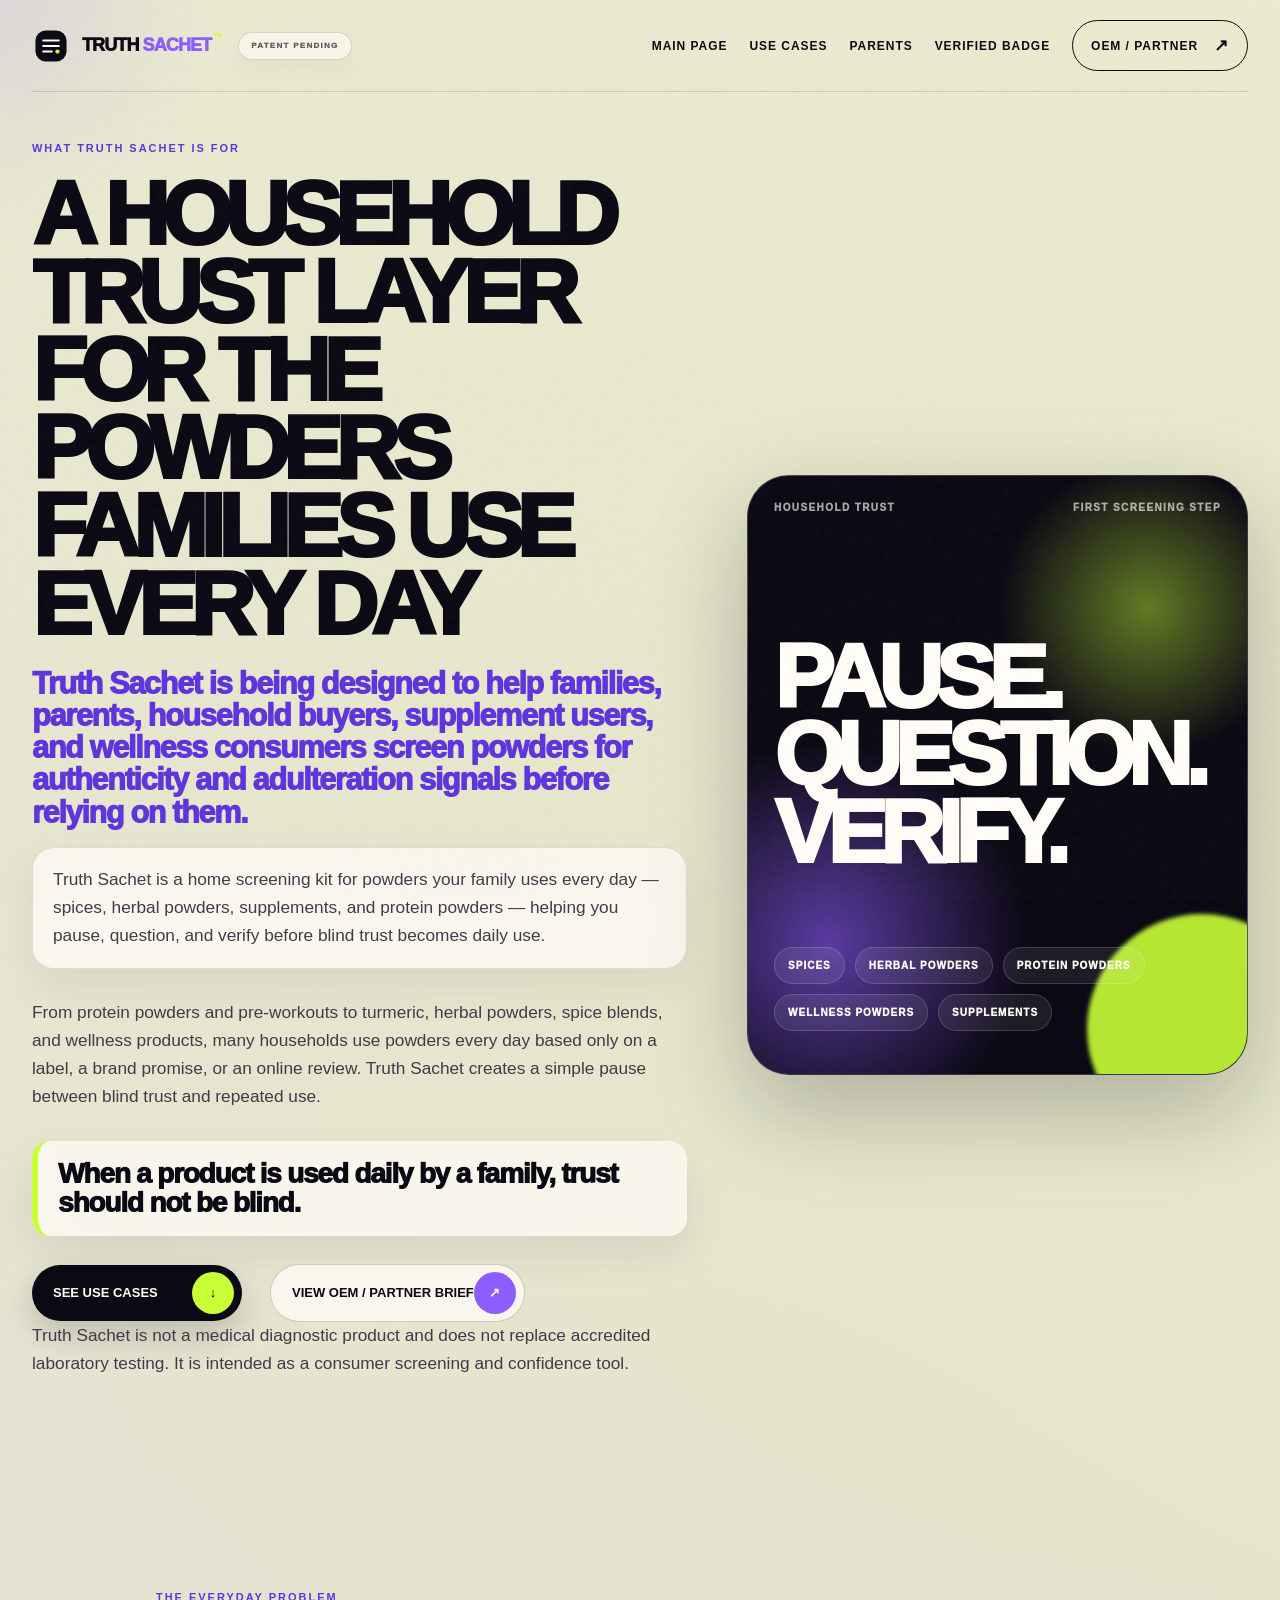
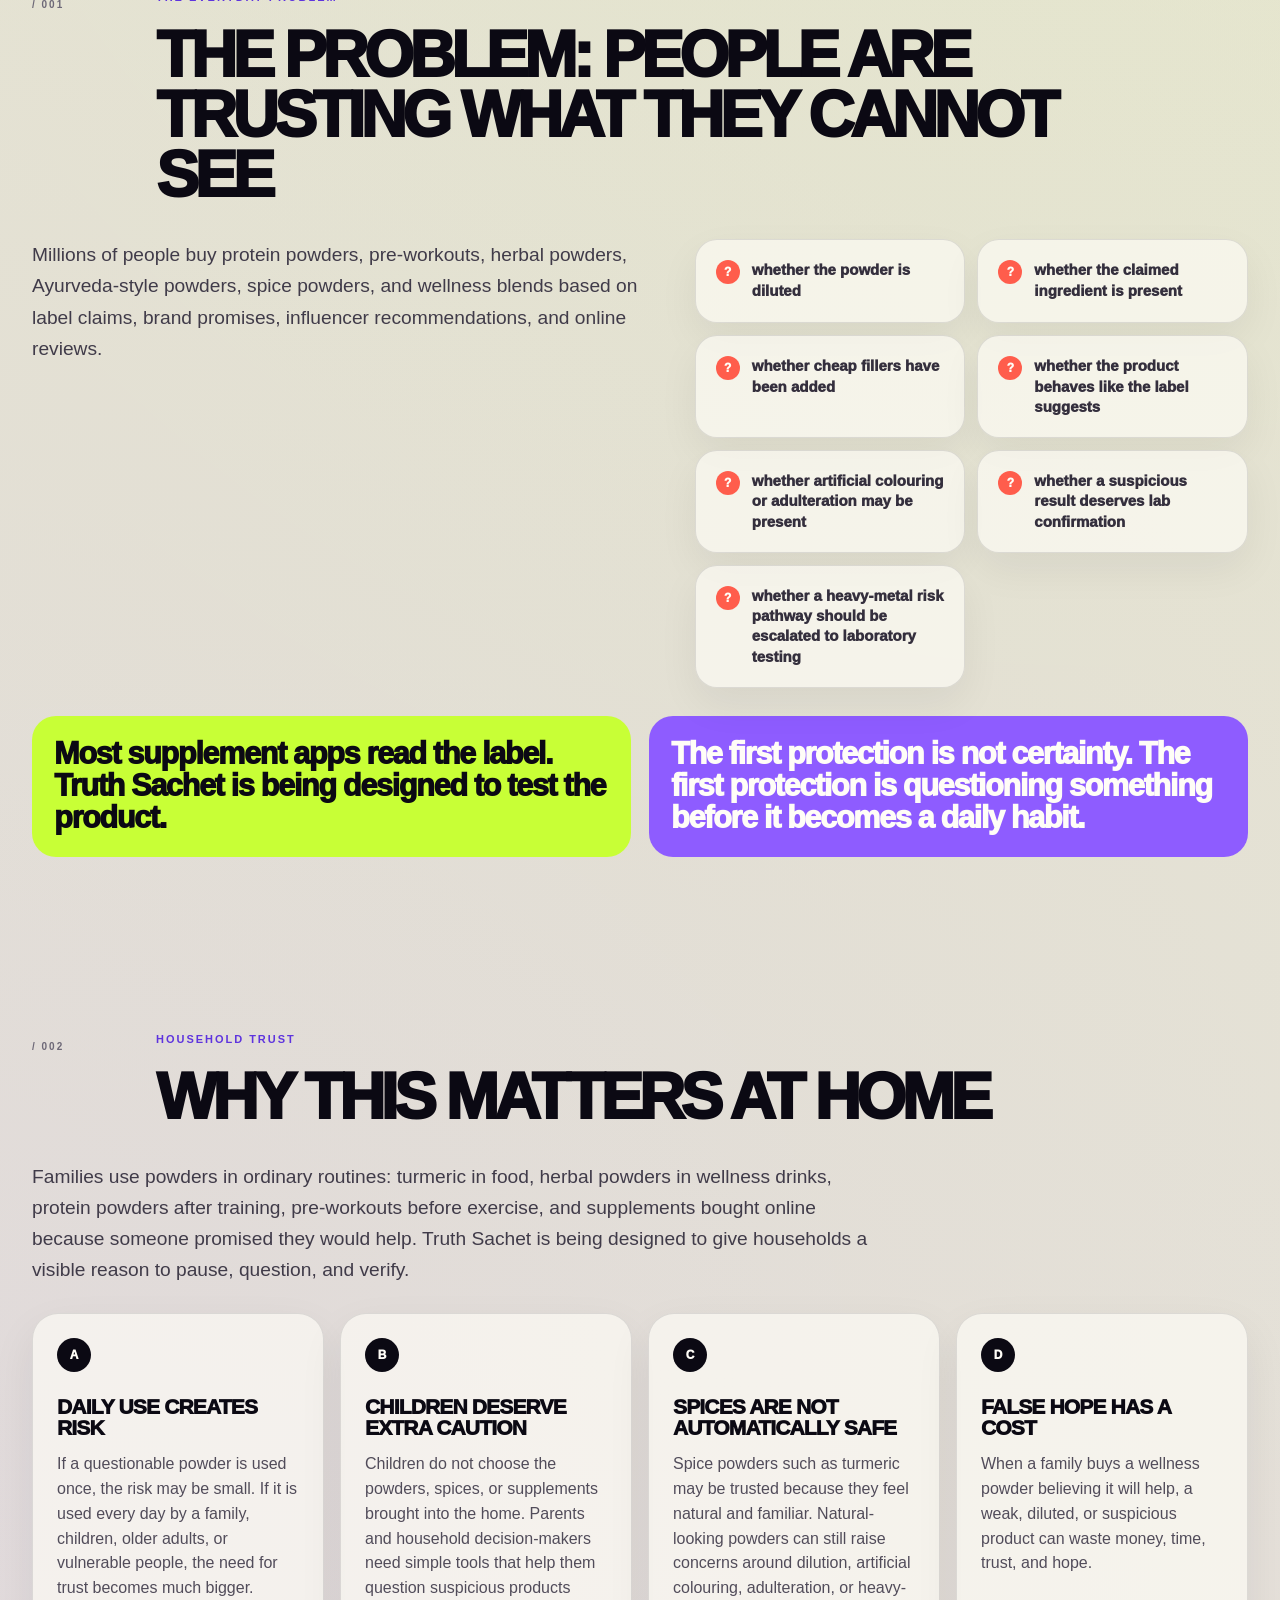
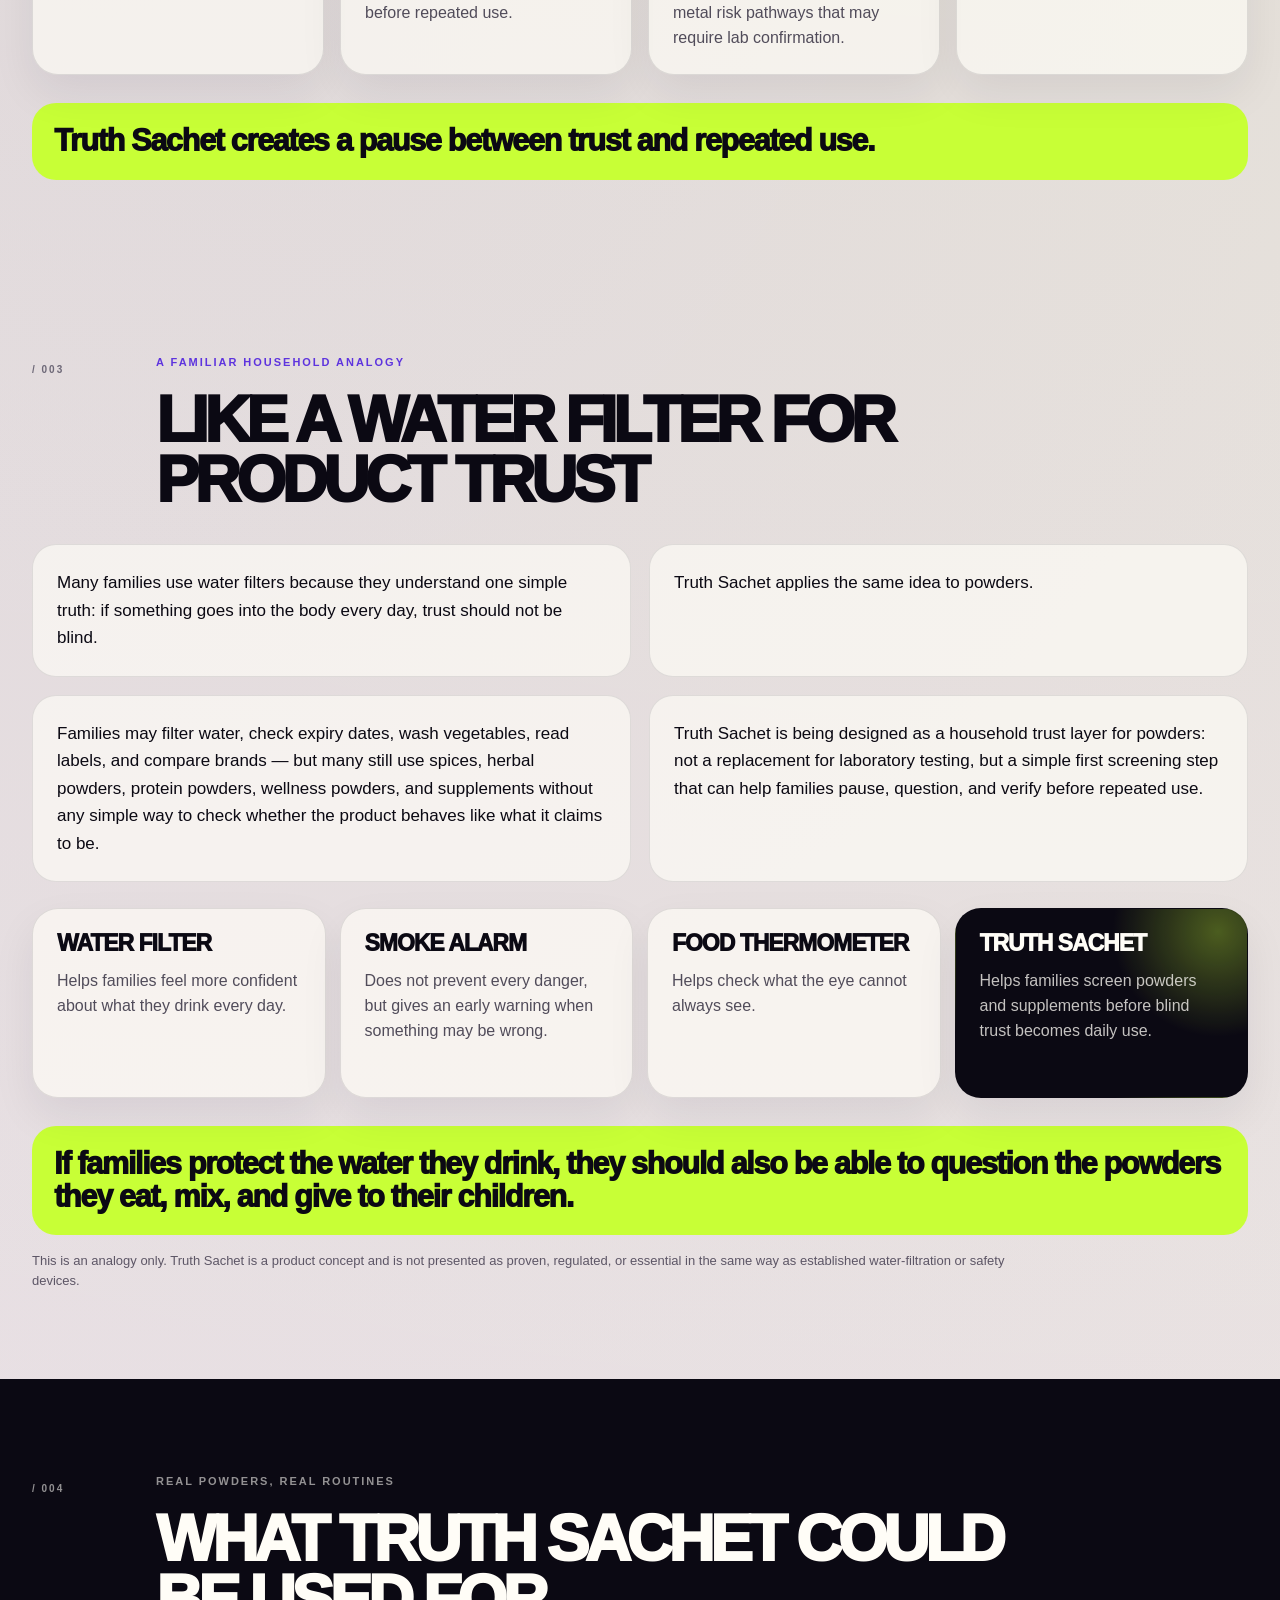
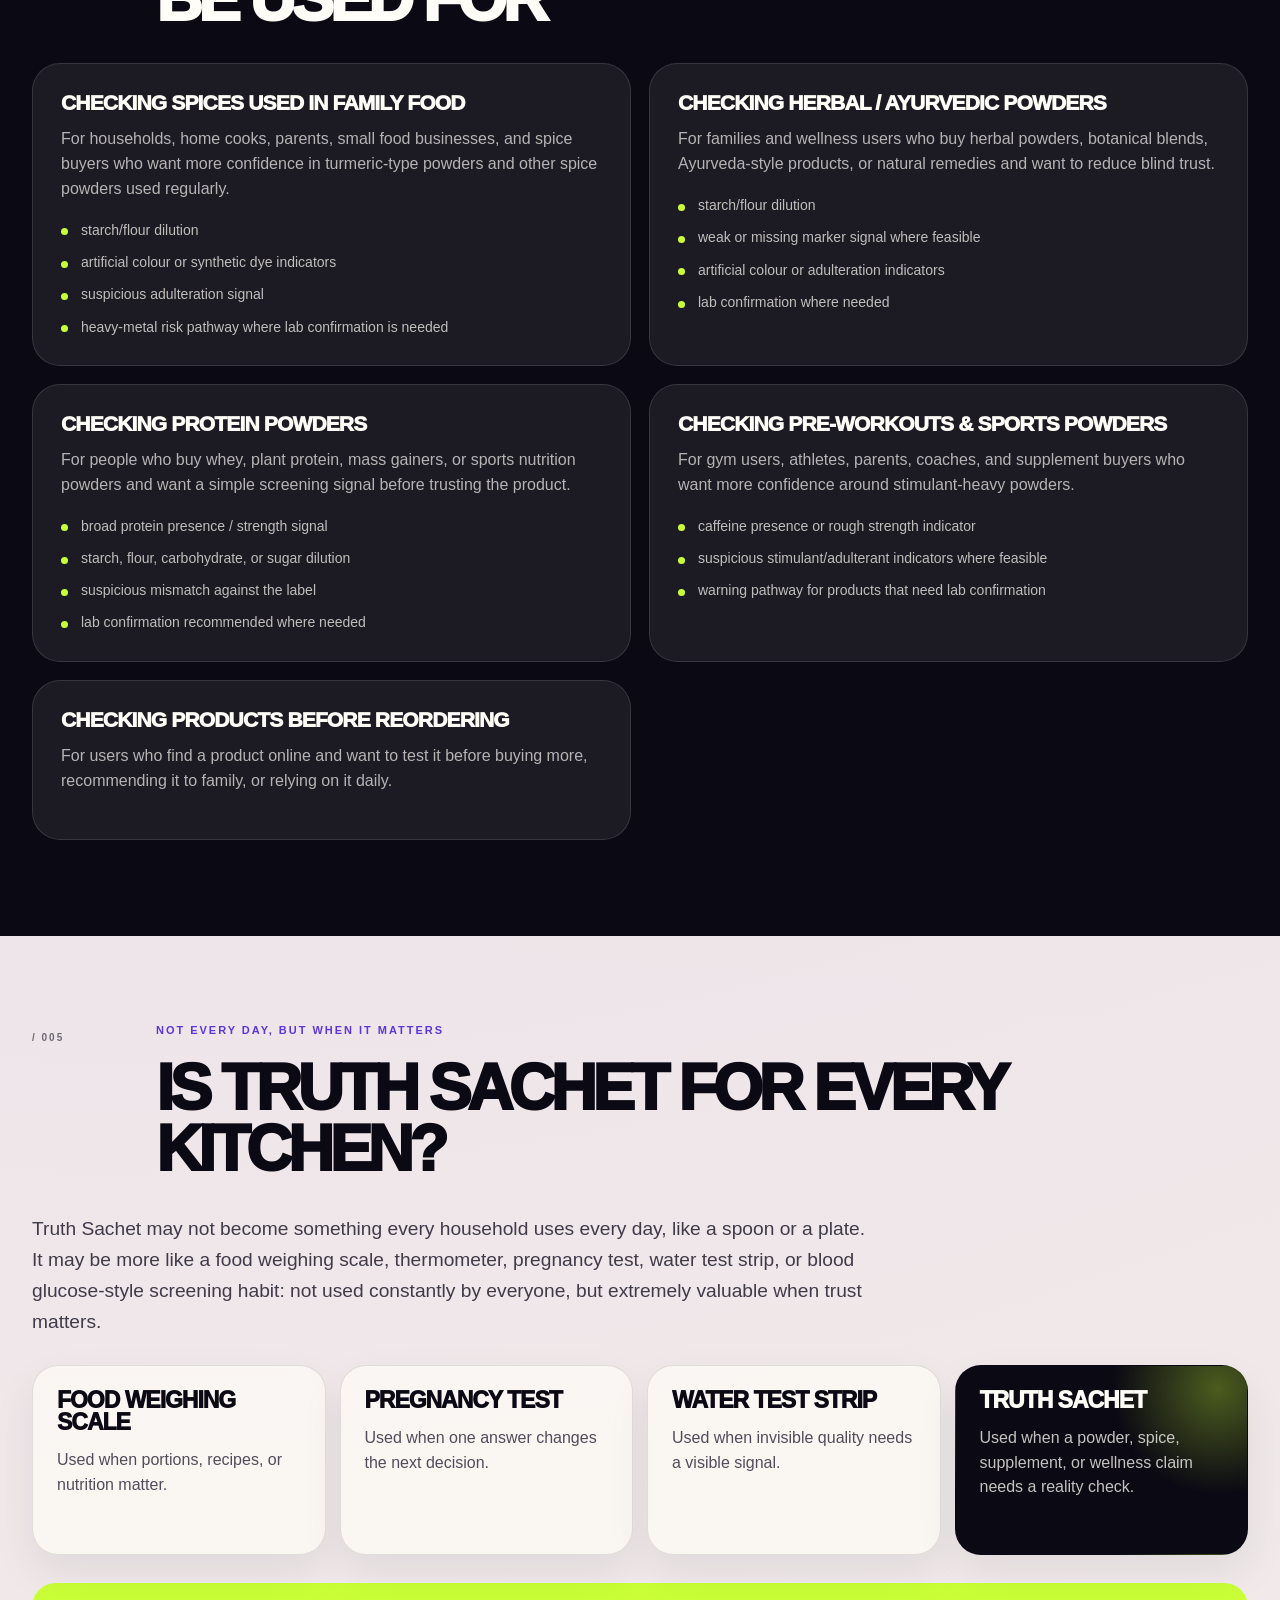
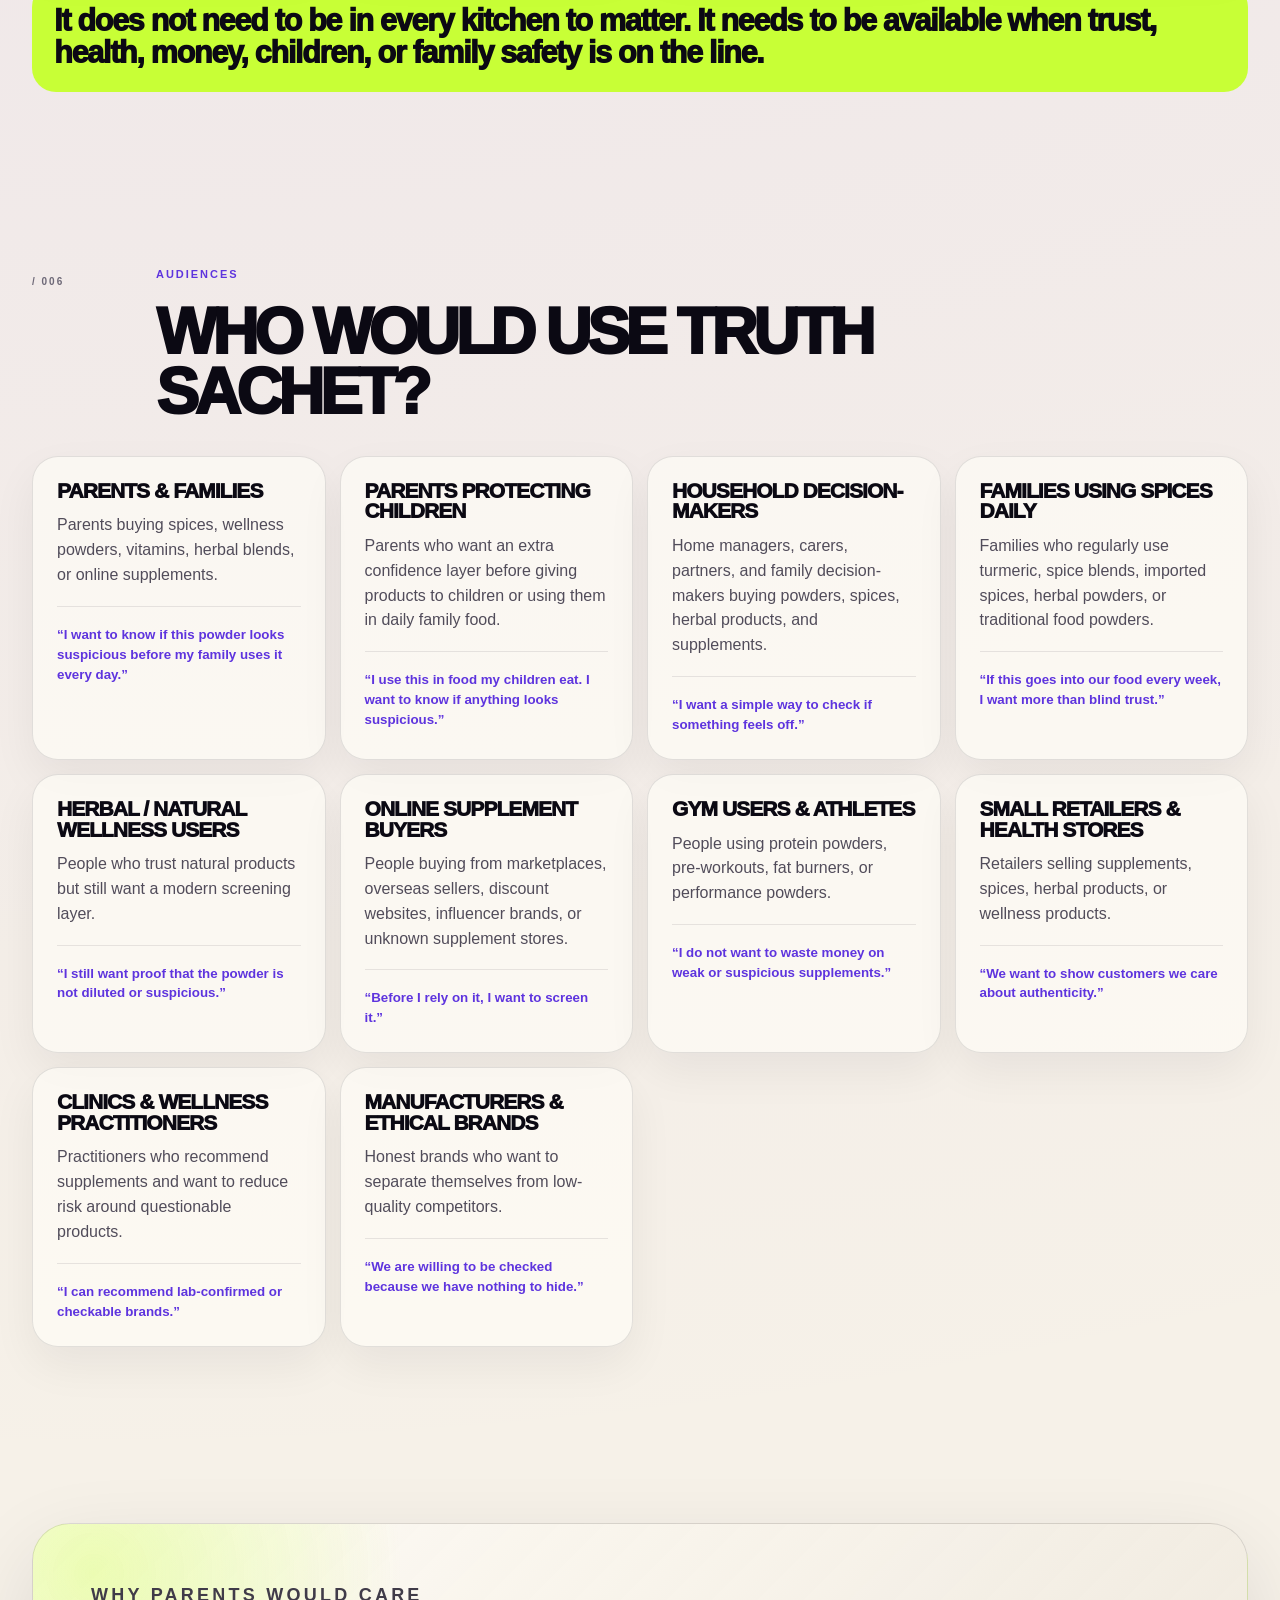
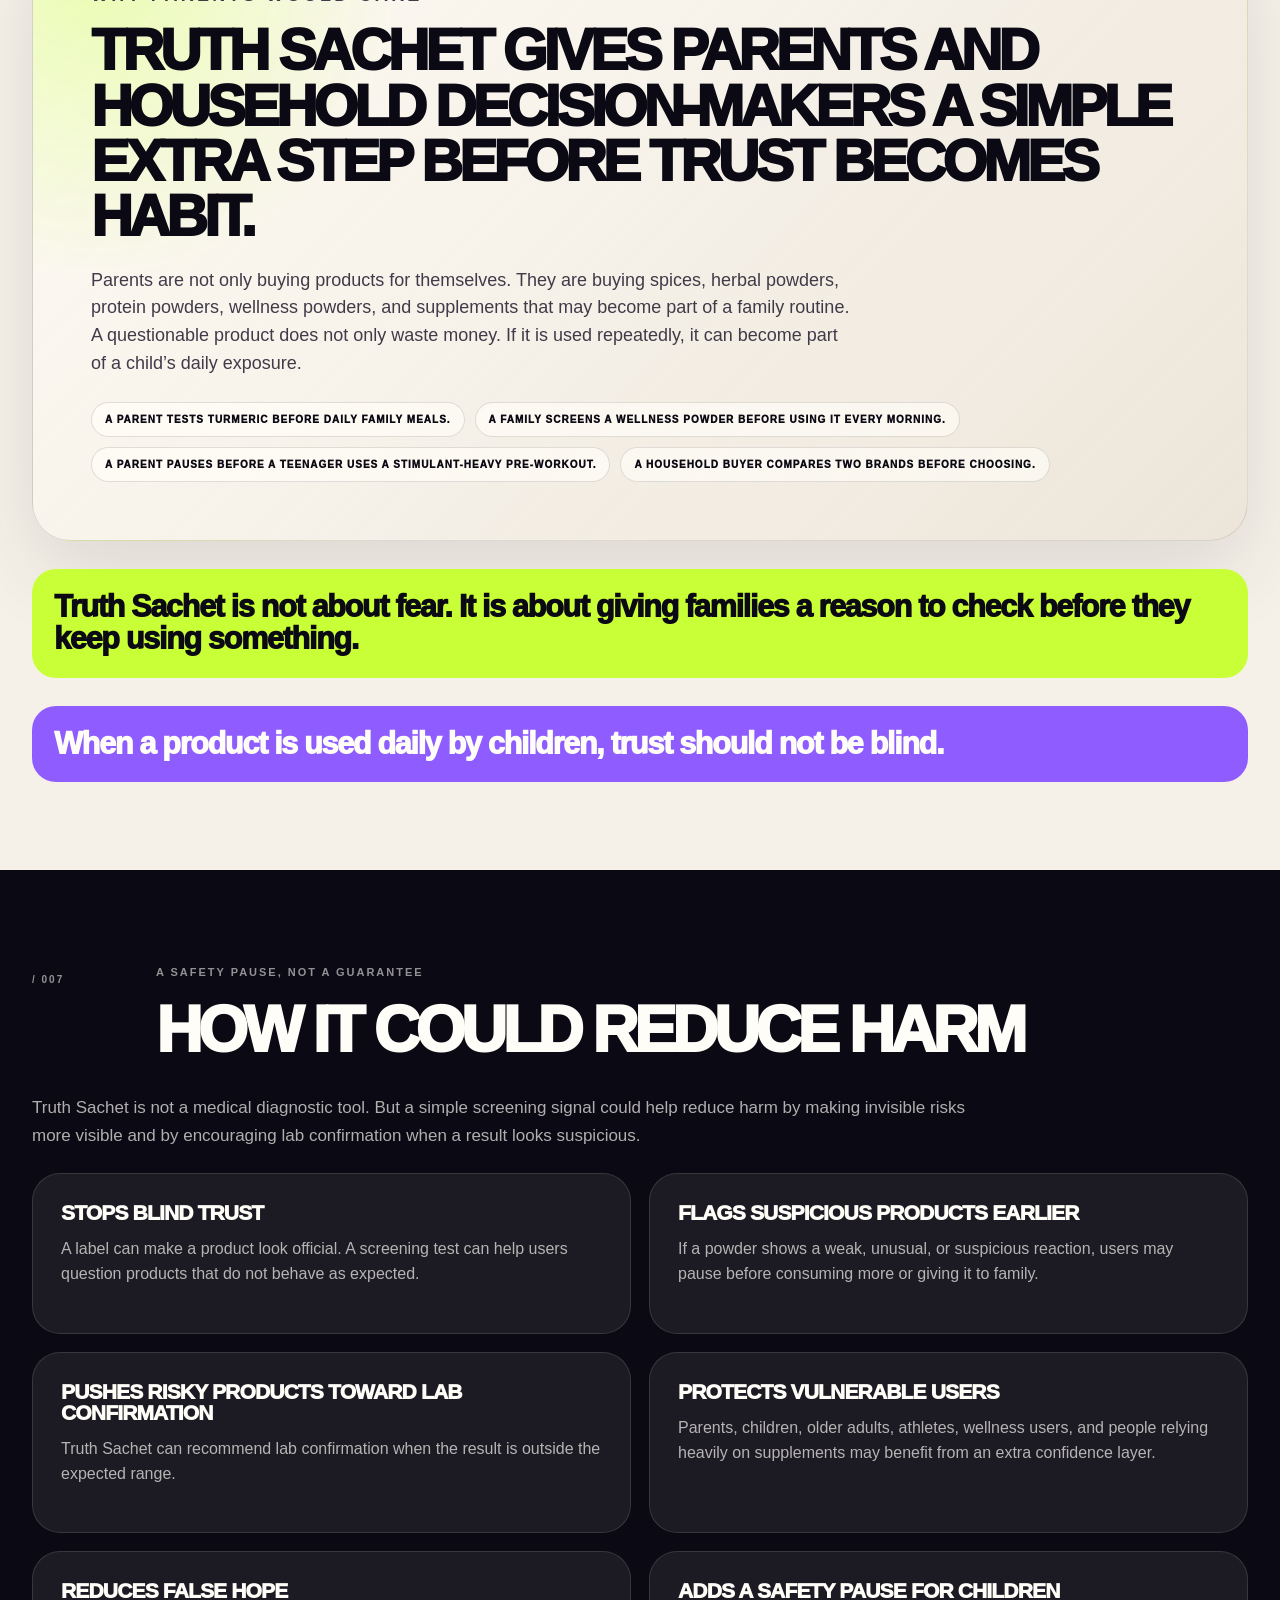
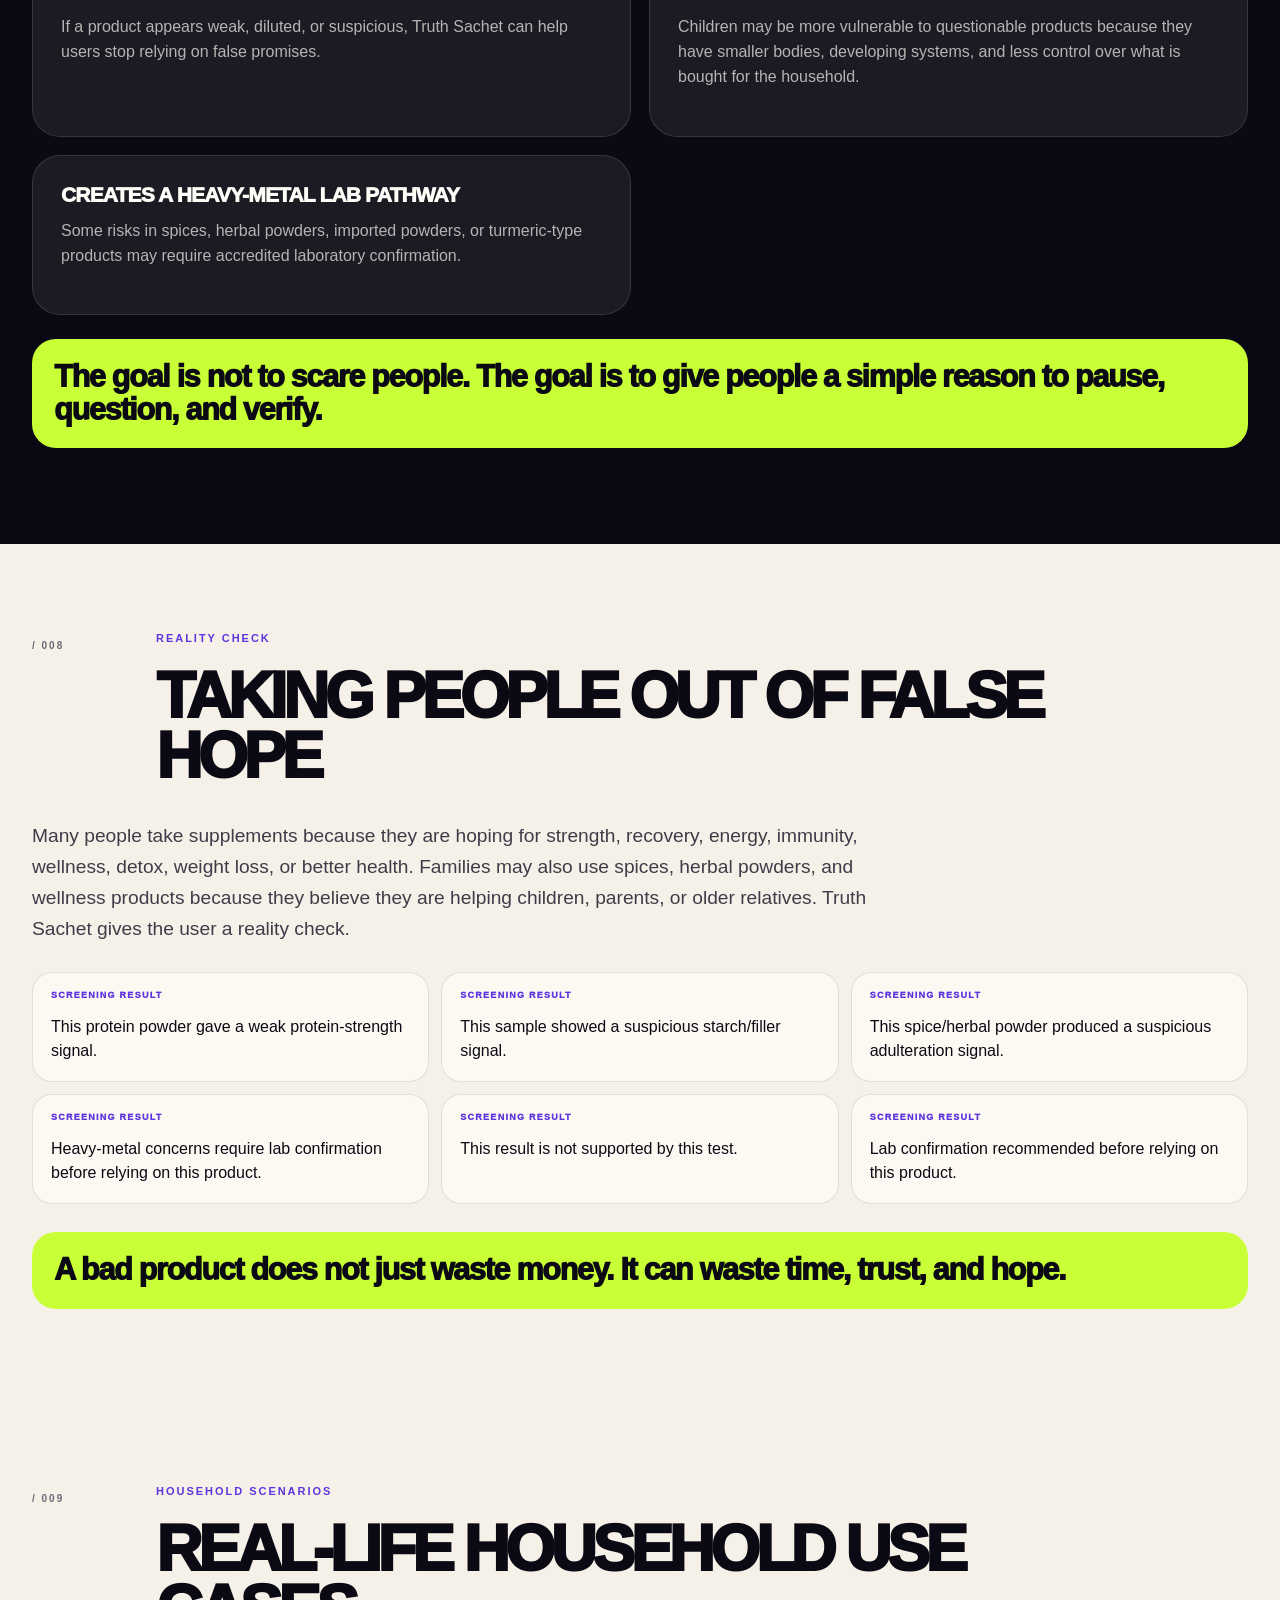
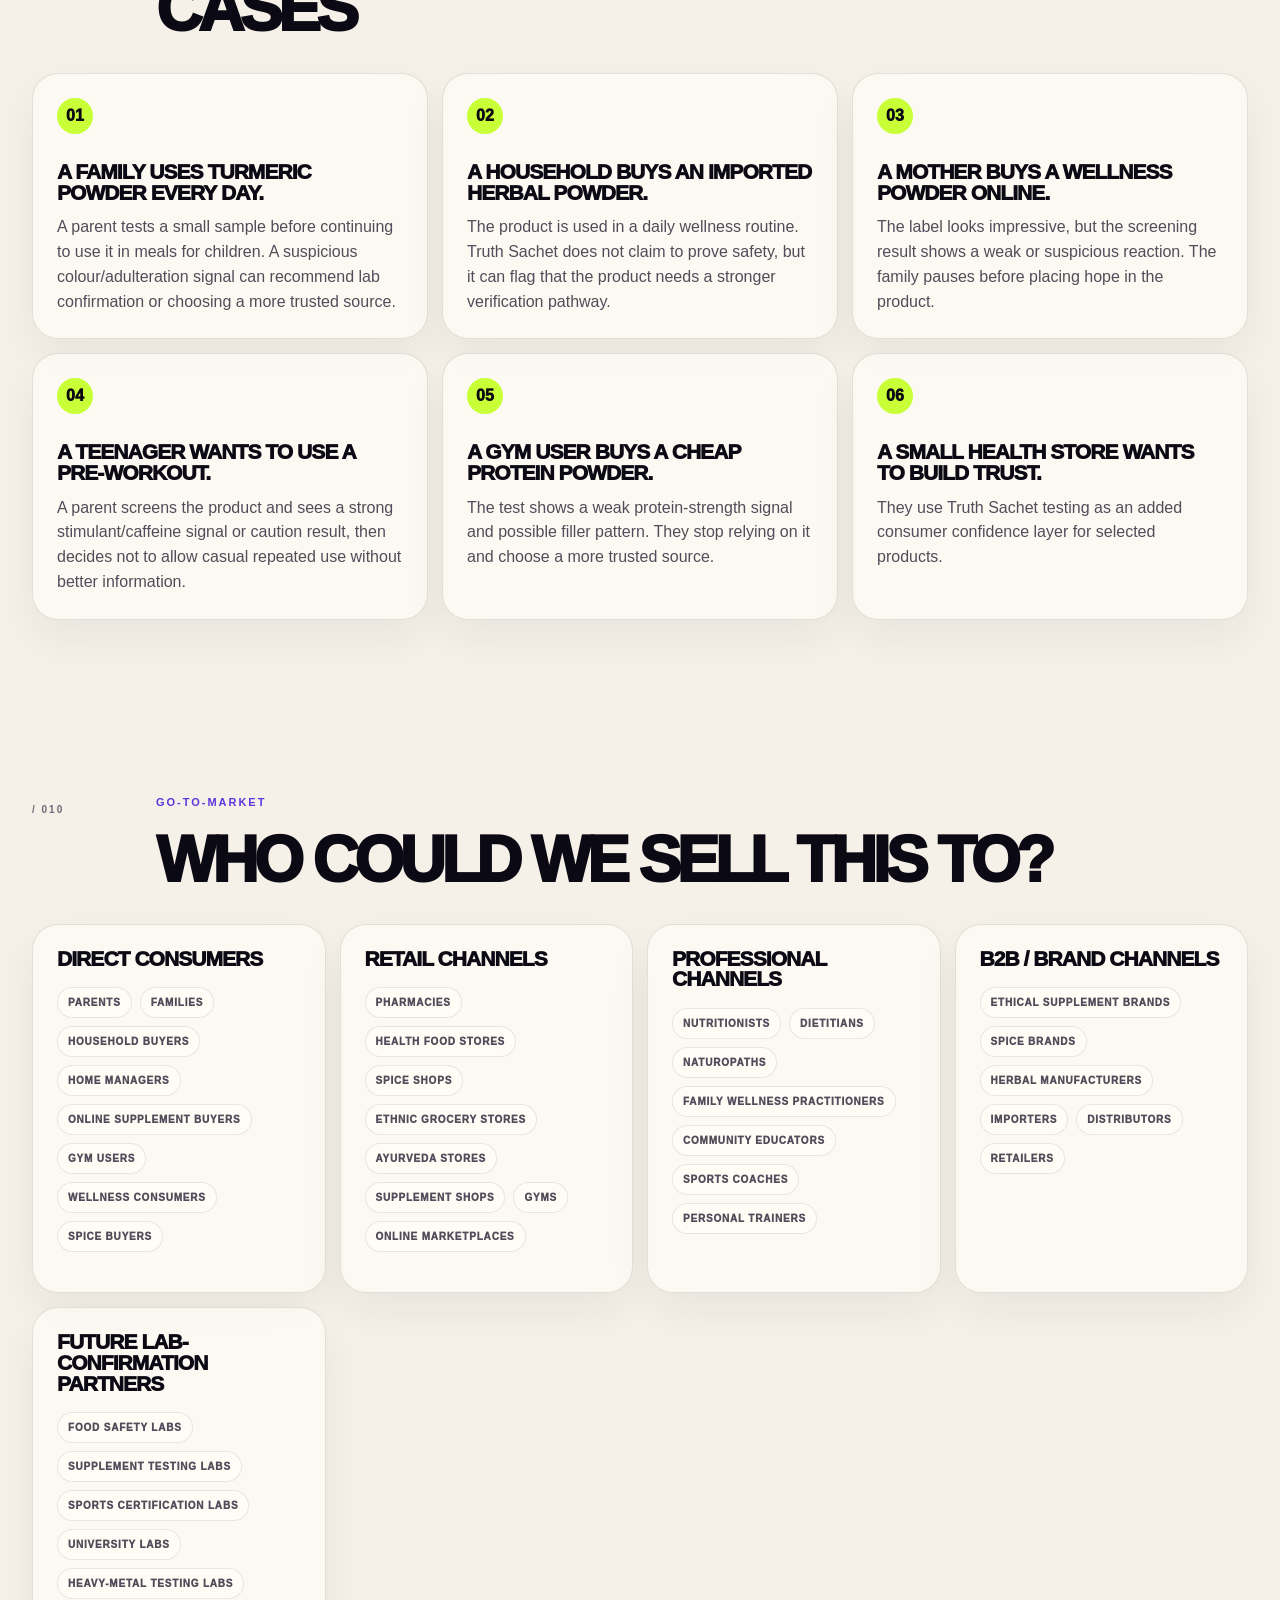
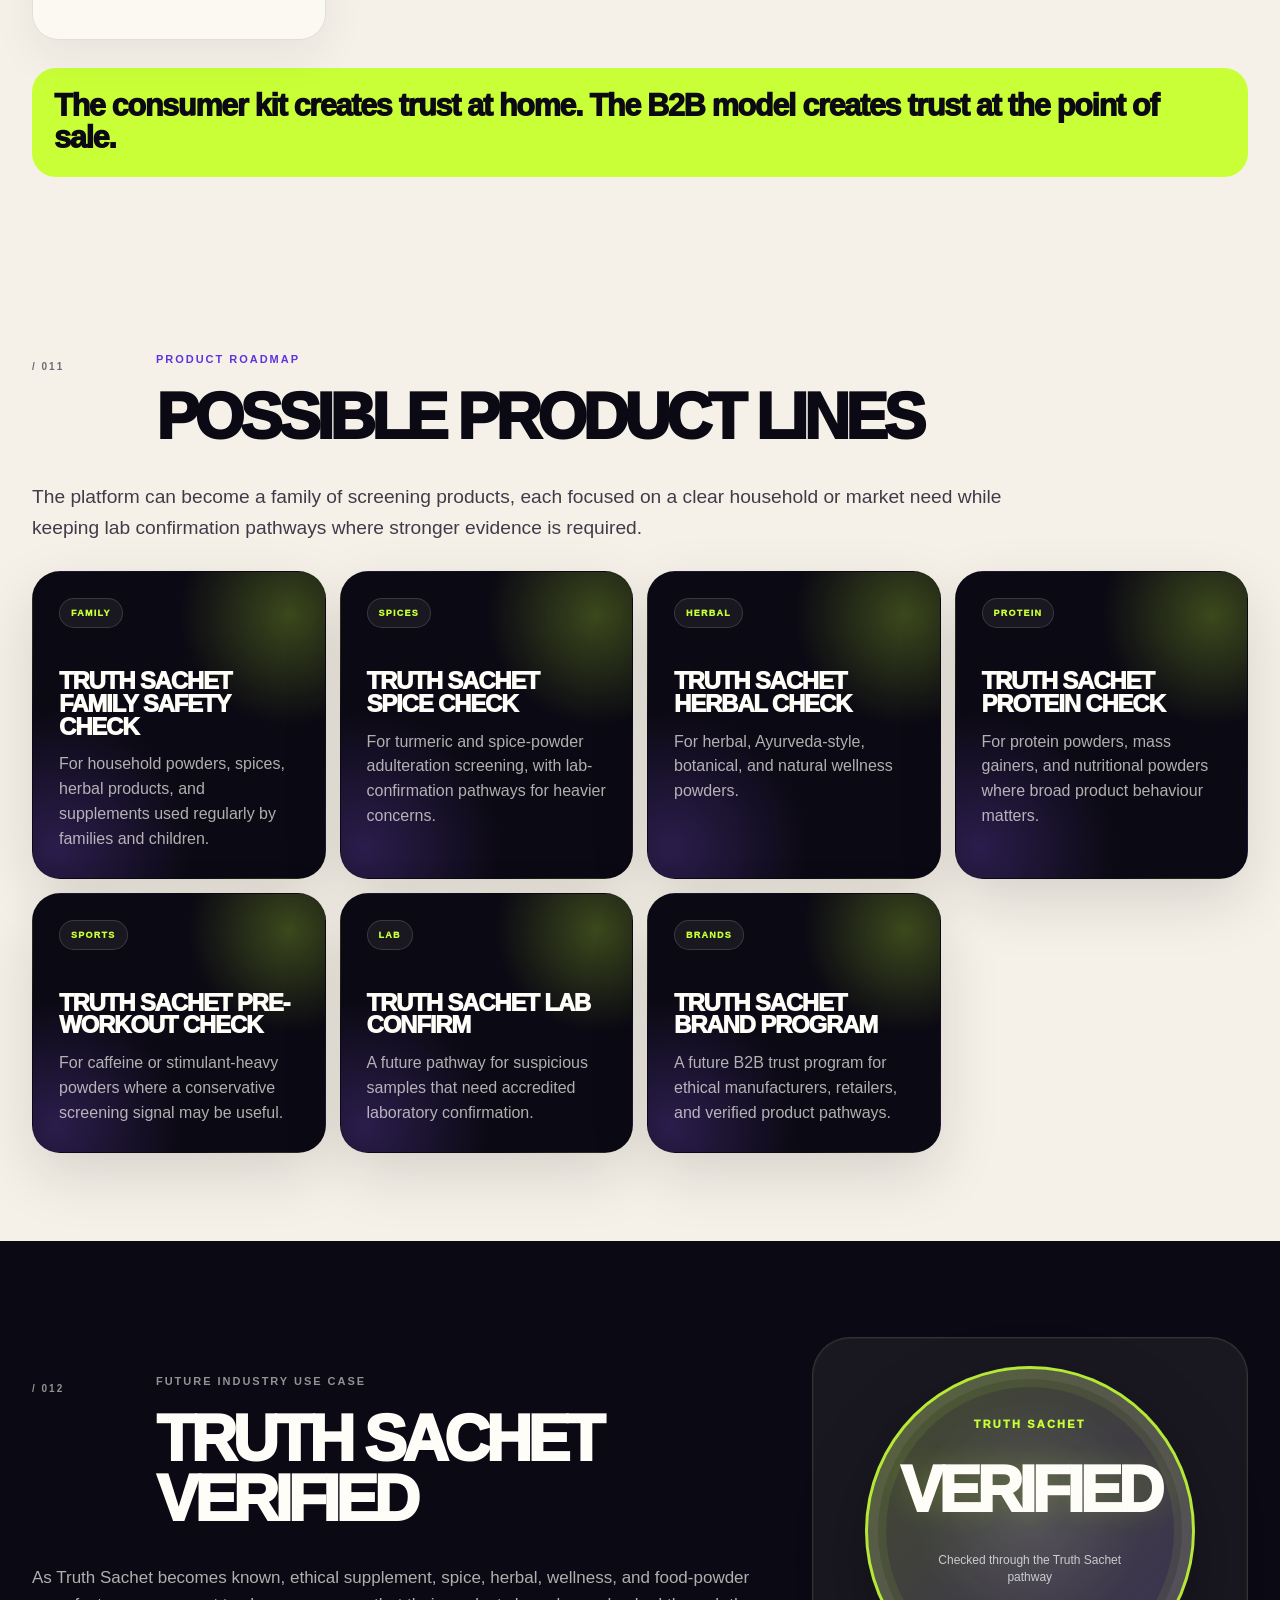
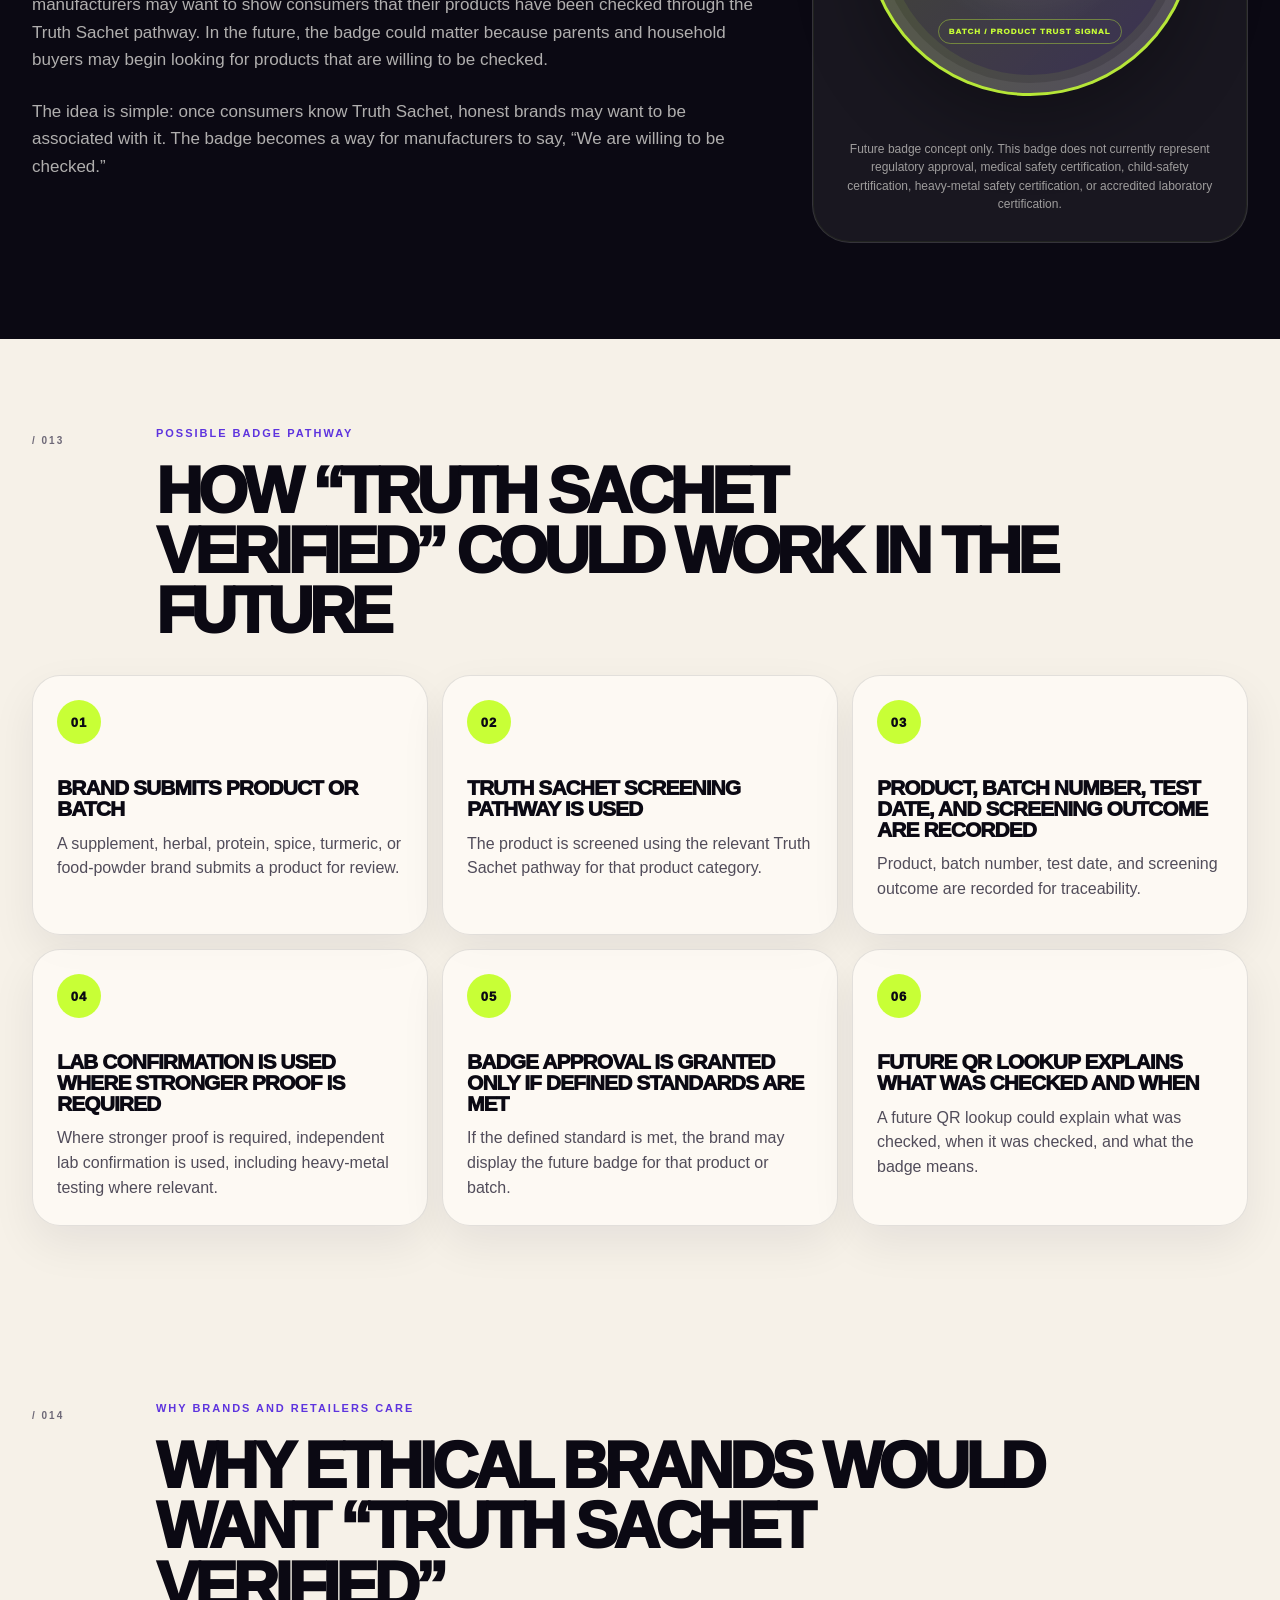
<file: use-cases/index.html>
<!DOCTYPE html>
<html lang="en">
  <head>
    <meta charset="UTF-8" />
    <meta name="viewport" content="width=device-width, initial-scale=1.0" />
    <meta
      name="description"
      content="Truth Sachet use cases for families, household buyers, supplement users, spice buyers, wellness consumers, retailers, and ethical brands."
    />
    <meta name="theme-color" content="#0b0913" />
    <title>What Truth Sachet Is For</title>
    <link rel="stylesheet" href="../styles.css?v=20260710-7" />
    <style>
      /* Truth Sachet use-cases final polish overrides */
      .badge-flow {
        list-style: none;
        padding-left: 0;
      }
      .badge-flow li {
        position: relative;
      }
      .badge-flow li > b {
        display: inline-grid;
        place-items: center;
        width: 44px;
        height: 44px;
        border-radius: 999px;
        background: var(--lime);
        color: var(--ink);
        font-size: 13px;
        font-weight: 950;
        letter-spacing: 0.08em;
      }
      .badge-location-grid li {
        display: grid;
        align-content: center;
        min-height: 104px;
      }
      .badge-location-grid li strong {
        display: block;
        font-size: clamp(18px, 2vw, 26px);
        line-height: 1;
      }
      .verified-mockup {
        text-align: center;
      }
      .verified-ring {
        display: grid;
        place-items: center;
        width: min(330px, 100%);
        aspect-ratio: 1;
        margin: 0 auto 22px;
        padding: 32px;
        border: 3px solid rgba(200, 255, 54, 0.88);
        border-radius: 50%;
        background:
          radial-gradient(circle at 50% 45%, rgba(255,255,255,0.12), transparent 48%),
          linear-gradient(135deg, rgba(200,255,54,0.18), rgba(142,92,255,0.2)),
          rgba(255,255,255,0.06);
        box-shadow:
          inset 0 0 0 10px rgba(255,255,255,0.06),
          inset 0 0 0 18px rgba(200,255,54,0.08),
          0 28px 70px rgba(0,0,0,0.28);
      }
      .verified-ring span {
        color: var(--lime);
        font-size: 11px;
        font-weight: 950;
        letter-spacing: 0.2em;
      }
      .verified-ring strong {
        color: var(--white);
        font-size: clamp(42px, 5vw, 64px);
        line-height: 0.86;
        letter-spacing: -0.07em;
      }
      .verified-ring small {
        max-width: 210px;
        color: rgba(255,255,255,0.72);
        font-family: "Helvetica Neue", Arial, sans-serif;
        font-size: 12px;
        line-height: 1.35;
      }
      .verified-ring em {
        padding: 7px 10px;
        border: 1px solid rgba(200,255,54,0.38);
        border-radius: 999px;
        color: var(--lime);
        font-size: 8px;
        font-style: normal;
        font-weight: 950;
        letter-spacing: 0.12em;
        text-transform: uppercase;
      }
    </style>

  </head>
  <body class="partner-page use-page">
    <div class="noise" aria-hidden="true"></div>
    <div class="cursor-glow" aria-hidden="true"></div>

    <header class="site-header">
      <div class="brand-cluster">
        <a class="brand" href="../" aria-label="Truth Sachet home">
          <svg class="brand-mark" viewBox="0 0 44 44" aria-hidden="true">
            <rect x="4" y="4" width="36" height="36" rx="12"></rect>
            <path d="M13 15.5h18M13 22h18M13 28.5h10"></path>
            <circle cx="29.5" cy="28.5" r="2.5"></circle>
          </svg>
          <span>TRUTH <span>SACHET</span><sup>™</sup></span>
        </a>
        <span class="top-patent-badge">Patent pending</span>
      </div>

      <button class="menu-button" type="button" aria-label="Open navigation" aria-expanded="false">
        <span></span><span></span>
      </button>

      <nav class="main-nav" aria-label="Use cases navigation">
        <a href="../">Main page</a>
        <a href="#household-use">Use cases</a>
        <a href="#parents">Parents</a>
        <a href="#verified">Verified badge</a>
        <a class="nav-cta" href="../partner-brief/">OEM / Partner <span>↗</span></a>
      </nav>
    </header>

    <main id="top" class="partner-main use-main">
      <section class="partner-hero section-shell reveal use-hero">
        <div class="partner-hero-grid">
          <div class="partner-hero-copy">
            <p class="kicker">WHAT TRUTH SACHET IS FOR</p>
            <h1>A Household Trust Layer For The Powders Families Use Every Day</h1>
            <p class="partner-subheading">
              Truth Sachet is being designed to help families, parents, household buyers,
              supplement users, and wellness consumers screen powders for authenticity and
              adulteration signals before relying on them.
            </p>
            <p class="use-hero-definition">
              Truth Sachet is a home screening kit for powders your family uses every day —
              spices, herbal powders, supplements, and protein powders — helping you pause,
              question, and verify before blind trust becomes daily use.
            </p>
            <p>
              From protein powders and pre-workouts to turmeric, herbal powders, spice blends,
              and wellness products, many households use powders every day based only on a label,
              a brand promise, or an online review. Truth Sachet creates a simple pause between
              blind trust and repeated use.
            </p>
            <div class="use-hero-statement">
              When a product is used daily by a family, trust should not be blind.
            </div>
            <div class="hero-actions">
              <a class="button button-primary" href="#household-use">
                See Use Cases
                <span class="button-icon">↓</span>
              </a>
              <a class="button button-secondary" href="../partner-brief/">
                View OEM / Partner Brief
                <span class="button-icon">↗</span>
              </a>
            </div>
            <p class="use-trust-note">
              Truth Sachet is not a medical diagnostic product and does not replace accredited laboratory testing.
              It is intended as a consumer screening and confidence tool.
            </p>
          </div>

          <div class="use-family-panel" aria-label="Household trust layer summary">
            <div class="use-panel-orb"></div>
            <div class="use-panel-top">
              <span>HOUSEHOLD TRUST</span>
              <span>FIRST SCREENING STEP</span>
            </div>
            <div class="use-panel-center">
              <strong>Pause.</strong>
              <strong>Question.</strong>
              <strong>Verify.</strong>
            </div>
            <div class="use-panel-list">
              <span>Spices</span>
              <span>Herbal powders</span>
              <span>Protein powders</span>
              <span>Wellness powders</span>
              <span>Supplements</span>
            </div>
          </div>
        </div>
      </section>

      <section class="partner-section section-shell reveal" id="everyday-problem">
        <div class="partner-section-head">
          <p class="section-number">/ 001</p>
          <div>
            <p class="kicker">THE EVERYDAY PROBLEM</p>
            <h2>The Problem: People Are Trusting What They Cannot See</h2>
          </div>
        </div>
        <div class="partner-two-col">
          <p>
            Millions of people buy protein powders, pre-workouts, herbal powders,
            Ayurveda-style powders, spice powders, and wellness blends based on label claims,
            brand promises, influencer recommendations, and online reviews.
          </p>
          <ul class="use-problem-list">
            <li>whether the powder is diluted</li>
            <li>whether the claimed ingredient is present</li>
            <li>whether cheap fillers have been added</li>
            <li>whether the product behaves like the label suggests</li>
            <li>whether artificial colouring or adulteration may be present</li>
            <li>whether a suspicious result deserves lab confirmation</li>
            <li>whether a heavy-metal risk pathway should be escalated to laboratory testing</li>
          </ul>
        </div>
        <div class="use-highlight-row">
          <strong>Most supplement apps read the label. Truth Sachet is being designed to test the product.</strong>
          <span>The first protection is not certainty. The first protection is questioning something before it becomes a daily habit.</span>
        </div>
      </section>

      <section class="partner-section section-shell reveal">
        <div class="partner-section-head">
          <p class="section-number">/ 002</p>
          <div>
            <p class="kicker">HOUSEHOLD TRUST</p>
            <h2>Why This Matters At Home</h2>
          </div>
        </div>
        <p class="partner-section-copy">
          Families use powders in ordinary routines: turmeric in food, herbal powders in wellness
          drinks, protein powders after training, pre-workouts before exercise, and supplements
          bought online because someone promised they would help. Truth Sachet is being designed
          to give households a visible reason to pause, question, and verify.
        </p>
        <div class="partner-card-grid">
          <article>
            <span>A</span>
            <h3>Daily Use Creates Risk</h3>
            <p>
              If a questionable powder is used once, the risk may be small. If it is used every
              day by a family, children, older adults, or vulnerable people, the need for trust
              becomes much bigger.
            </p>
          </article>
          <article>
            <span>B</span>
            <h3>Children Deserve Extra Caution</h3>
            <p>
              Children do not choose the powders, spices, or supplements brought into the home.
              Parents and household decision-makers need simple tools that help them question
              suspicious products before repeated use.
            </p>
          </article>
          <article>
            <span>C</span>
            <h3>Spices Are Not Automatically Safe</h3>
            <p>
              Spice powders such as turmeric may be trusted because they feel natural and familiar.
              Natural-looking powders can still raise concerns around dilution, artificial
              colouring, adulteration, or heavy-metal risk pathways that may require lab confirmation.
            </p>
          </article>
          <article>
            <span>D</span>
            <h3>False Hope Has A Cost</h3>
            <p>
              When a family buys a wellness powder believing it will help, a weak, diluted, or
              suspicious product can waste money, time, trust, and hope.
            </p>
          </article>
        </div>
        <div class="use-pullquote">Truth Sachet creates a pause between trust and repeated use.</div>
      </section>

      <section class="partner-section section-shell reveal water-filter-section">
        <div class="partner-section-head">
          <p class="section-number">/ 003</p>
          <div>
            <p class="kicker">A FAMILIAR HOUSEHOLD ANALOGY</p>
            <h2>Like A Water Filter For Product Trust</h2>
          </div>
        </div>
        <div class="water-filter-copy">
          <p>
            Many families use water filters because they understand one simple truth: if something
            goes into the body every day, trust should not be blind.
          </p>
          <p>
            Truth Sachet applies the same idea to powders.
          </p>
          <p>
            Families may filter water, check expiry dates, wash vegetables, read labels, and
            compare brands — but many still use spices, herbal powders, protein powders, wellness
            powders, and supplements without any simple way to check whether the product behaves
            like what it claims to be.
          </p>
          <p>
            Truth Sachet is being designed as a household trust layer for powders: not a replacement
            for laboratory testing, but a simple first screening step that can help families pause,
            question, and verify before repeated use.
          </p>
        </div>
        <div class="comparison-grid">
          <article>
            <h3>Water Filter</h3>
            <p>Helps families feel more confident about what they drink every day.</p>
          </article>
          <article>
            <h3>Smoke Alarm</h3>
            <p>Does not prevent every danger, but gives an early warning when something may be wrong.</p>
          </article>
          <article>
            <h3>Food Thermometer</h3>
            <p>Helps check what the eye cannot always see.</p>
          </article>
          <article class="truth-card">
            <h3>Truth Sachet</h3>
            <p>Helps families screen powders and supplements before blind trust becomes daily use.</p>
          </article>
        </div>
        <div class="use-pullquote">
          If families protect the water they drink, they should also be able to question the
          powders they eat, mix, and give to their children.
        </div>
        <p class="analogy-note">
          This is an analogy only. Truth Sachet is a product concept and is not presented as
          proven, regulated, or essential in the same way as established water-filtration or
          safety devices.
        </p>
      </section>

      <section class="partner-section dark reveal" id="household-use">
        <div class="section-shell">
          <div class="partner-section-head">
            <p class="section-number">/ 004</p>
            <div>
              <p class="kicker">REAL POWDERS, REAL ROUTINES</p>
              <h2>What Truth Sachet Could Be Used For</h2>
            </div>
          </div>
          <div class="signal-group-grid use-case-grid">
            <article>
              <h3>Checking Spices Used In Family Food</h3>
              <p>
                For households, home cooks, parents, small food businesses, and spice buyers who
                want more confidence in turmeric-type powders and other spice powders used regularly.
              </p>
              <ul>
                <li>starch/flour dilution</li>
                <li>artificial colour or synthetic dye indicators</li>
                <li>suspicious adulteration signal</li>
                <li>heavy-metal risk pathway where lab confirmation is needed</li>
              </ul>
            </article>
            <article>
              <h3>Checking Herbal / Ayurvedic Powders</h3>
              <p>
                For families and wellness users who buy herbal powders, botanical blends,
                Ayurveda-style products, or natural remedies and want to reduce blind trust.
              </p>
              <ul>
                <li>starch/flour dilution</li>
                <li>weak or missing marker signal where feasible</li>
                <li>artificial colour or adulteration indicators</li>
                <li>lab confirmation where needed</li>
              </ul>
            </article>
            <article>
              <h3>Checking Protein Powders</h3>
              <p>
                For people who buy whey, plant protein, mass gainers, or sports nutrition powders
                and want a simple screening signal before trusting the product.
              </p>
              <ul>
                <li>broad protein presence / strength signal</li>
                <li>starch, flour, carbohydrate, or sugar dilution</li>
                <li>suspicious mismatch against the label</li>
                <li>lab confirmation recommended where needed</li>
              </ul>
            </article>
            <article>
              <h3>Checking Pre-Workouts & Sports Powders</h3>
              <p>
                For gym users, athletes, parents, coaches, and supplement buyers who want more
                confidence around stimulant-heavy powders.
              </p>
              <ul>
                <li>caffeine presence or rough strength indicator</li>
                <li>suspicious stimulant/adulterant indicators where feasible</li>
                <li>warning pathway for products that need lab confirmation</li>
              </ul>
            </article>
            <article>
              <h3>Checking Products Before Reordering</h3>
              <p>
                For users who find a product online and want to test it before buying more,
                recommending it to family, or relying on it daily.
              </p>
            </article>
          </div>
        </div>
      </section>

      <section class="partner-section section-shell reveal">
        <div class="partner-section-head">
          <p class="section-number">/ 005</p>
          <div>
            <p class="kicker">NOT EVERY DAY, BUT WHEN IT MATTERS</p>
            <h2>Is Truth Sachet For Every Kitchen?</h2>
          </div>
        </div>
        <p class="partner-section-copy">
          Truth Sachet may not become something every household uses every day, like a spoon or
          a plate. It may be more like a food weighing scale, thermometer, pregnancy test, water
          test strip, or blood glucose-style screening habit: not used constantly by everyone,
          but extremely valuable when trust matters.
        </p>
        <div class="comparison-grid">
          <article><h3>Food Weighing Scale</h3><p>Used when portions, recipes, or nutrition matter.</p></article>
          <article><h3>Pregnancy Test</h3><p>Used when one answer changes the next decision.</p></article>
          <article><h3>Water Test Strip</h3><p>Used when invisible quality needs a visible signal.</p></article>
          <article class="truth-card"><h3>Truth Sachet</h3><p>Used when a powder, spice, supplement, or wellness claim needs a reality check.</p></article>
        </div>
        <div class="use-pullquote">
          It does not need to be in every kitchen to matter. It needs to be available when trust,
          health, money, children, or family safety is on the line.
        </div>
      </section>

      <section class="partner-section section-shell reveal" id="parents">
        <div class="partner-section-head">
          <p class="section-number">/ 006</p>
          <div>
            <p class="kicker">AUDIENCES</p>
            <h2>Who Would Use Truth Sachet?</h2>
          </div>
        </div>
        <div class="audience-grid">
          <article><h3>Parents & Families</h3><p>Parents buying spices, wellness powders, vitamins, herbal blends, or online supplements.</p><small>“I want to know if this powder looks suspicious before my family uses it every day.”</small></article>
          <article><h3>Parents Protecting Children</h3><p>Parents who want an extra confidence layer before giving products to children or using them in daily family food.</p><small>“I use this in food my children eat. I want to know if anything looks suspicious.”</small></article>
          <article><h3>Household Decision-Makers</h3><p>Home managers, carers, partners, and family decision-makers buying powders, spices, herbal products, and supplements.</p><small>“I want a simple way to check if something feels off.”</small></article>
          <article><h3>Families Using Spices Daily</h3><p>Families who regularly use turmeric, spice blends, imported spices, herbal powders, or traditional food powders.</p><small>“If this goes into our food every week, I want more than blind trust.”</small></article>
          <article><h3>Herbal / Natural Wellness Users</h3><p>People who trust natural products but still want a modern screening layer.</p><small>“I still want proof that the powder is not diluted or suspicious.”</small></article>
          <article><h3>Online Supplement Buyers</h3><p>People buying from marketplaces, overseas sellers, discount websites, influencer brands, or unknown supplement stores.</p><small>“Before I rely on it, I want to screen it.”</small></article>
          <article><h3>Gym Users & Athletes</h3><p>People using protein powders, pre-workouts, fat burners, or performance powders.</p><small>“I do not want to waste money on weak or suspicious supplements.”</small></article>
          <article><h3>Small Retailers & Health Stores</h3><p>Retailers selling supplements, spices, herbal products, or wellness products.</p><small>“We want to show customers we care about authenticity.”</small></article>
          <article><h3>Clinics & Wellness Practitioners</h3><p>Practitioners who recommend supplements and want to reduce risk around questionable products.</p><small>“I can recommend lab-confirmed or checkable brands.”</small></article>
          <article><h3>Manufacturers & Ethical Brands</h3><p>Honest brands who want to separate themselves from low-quality competitors.</p><small>“We are willing to be checked because we have nothing to hide.”</small></article>
        </div>
      </section>

      <section class="partner-section section-shell reveal">
        <div class="key-question parent-question">
          <p class="kicker">WHY PARENTS WOULD CARE</p>
          <h2>Truth Sachet gives parents and household decision-makers a simple extra step before trust becomes habit.</h2>
          <p>
            Parents are not only buying products for themselves. They are buying spices, herbal
            powders, protein powders, wellness powders, and supplements that may become part of a
            family routine. A questionable product does not only waste money. If it is used
            repeatedly, it can become part of a child’s daily exposure.
          </p>
          <div class="result-language parent-use-list">
            <span>A parent tests turmeric before daily family meals.</span>
            <span>A family screens a wellness powder before using it every morning.</span>
            <span>A parent pauses before a teenager uses a stimulant-heavy pre-workout.</span>
            <span>A household buyer compares two brands before choosing.</span>
          </div>
        </div>
        <div class="use-pullquote">Truth Sachet is not about fear. It is about giving families a reason to check before they keep using something.</div>
        <div class="use-pullquote secondary">When a product is used daily by children, trust should not be blind.</div>
      </section>

      <section class="partner-section dark reveal">
        <div class="section-shell">
          <div class="partner-section-head">
            <p class="section-number">/ 007</p>
            <div>
              <p class="kicker">A SAFETY PAUSE, NOT A GUARANTEE</p>
              <h2>How It Could Reduce Harm</h2>
            </div>
          </div>
          <p class="dark-section-copy">
            Truth Sachet is not a medical diagnostic tool. But a simple screening signal could
            help reduce harm by making invisible risks more visible and by encouraging lab
            confirmation when a result looks suspicious.
          </p>
          <div class="signal-group-grid">
            <article><h3>Stops Blind Trust</h3><p>A label can make a product look official. A screening test can help users question products that do not behave as expected.</p></article>
            <article><h3>Flags Suspicious Products Earlier</h3><p>If a powder shows a weak, unusual, or suspicious reaction, users may pause before consuming more or giving it to family.</p></article>
            <article><h3>Pushes Risky Products Toward Lab Confirmation</h3><p>Truth Sachet can recommend lab confirmation when the result is outside the expected range.</p></article>
            <article><h3>Protects Vulnerable Users</h3><p>Parents, children, older adults, athletes, wellness users, and people relying heavily on supplements may benefit from an extra confidence layer.</p></article>
            <article><h3>Reduces False Hope</h3><p>If a product appears weak, diluted, or suspicious, Truth Sachet can help users stop relying on false promises.</p></article>
            <article><h3>Adds A Safety Pause For Children</h3><p>Children may be more vulnerable to questionable products because they have smaller bodies, developing systems, and less control over what is bought for the household.</p></article>
            <article><h3>Creates A Heavy-Metal Lab Pathway</h3><p>Some risks in spices, herbal powders, imported powders, or turmeric-type products may require accredited laboratory confirmation.</p></article>
          </div>
          <div class="dark-pullquote">
            The goal is not to scare people. The goal is to give people a simple reason to pause,
            question, and verify.
          </div>
        </div>
      </section>

      <section class="partner-section section-shell reveal">
        <div class="partner-section-head">
          <p class="section-number">/ 008</p>
          <div>
            <p class="kicker">REALITY CHECK</p>
            <h2>Taking People Out Of False Hope</h2>
          </div>
        </div>
        <p class="partner-section-copy">
          Many people take supplements because they are hoping for strength, recovery, energy,
          immunity, wellness, detox, weight loss, or better health. Families may also use spices,
          herbal powders, and wellness products because they believe they are helping children,
          parents, or older relatives. Truth Sachet gives the user a reality check.
        </p>
        <ul class="result-example-grid">
          <li>This protein powder gave a weak protein-strength signal.</li>
          <li>This sample showed a suspicious starch/filler signal.</li>
          <li>This spice/herbal powder produced a suspicious adulteration signal.</li>
          <li>Heavy-metal concerns require lab confirmation before relying on this product.</li>
          <li>This result is not supported by this test.</li>
          <li>Lab confirmation recommended before relying on this product.</li>
        </ul>
        <div class="use-pullquote">A bad product does not just waste money. It can waste time, trust, and hope.</div>
      </section>

      <section class="partner-section section-shell reveal">
        <div class="partner-section-head">
          <p class="section-number">/ 009</p>
          <div>
            <p class="kicker">HOUSEHOLD SCENARIOS</p>
            <h2>Real-Life Household Use Cases</h2>
          </div>
        </div>
        <div class="scenario-grid">
          <article><b>01</b><h3>A family uses turmeric powder every day.</h3><p>A parent tests a small sample before continuing to use it in meals for children. A suspicious colour/adulteration signal can recommend lab confirmation or choosing a more trusted source.</p></article>
          <article><b>02</b><h3>A household buys an imported herbal powder.</h3><p>The product is used in a daily wellness routine. Truth Sachet does not claim to prove safety, but it can flag that the product needs a stronger verification pathway.</p></article>
          <article><b>03</b><h3>A mother buys a wellness powder online.</h3><p>The label looks impressive, but the screening result shows a weak or suspicious reaction. The family pauses before placing hope in the product.</p></article>
          <article><b>04</b><h3>A teenager wants to use a pre-workout.</h3><p>A parent screens the product and sees a strong stimulant/caffeine signal or caution result, then decides not to allow casual repeated use without better information.</p></article>
          <article><b>05</b><h3>A gym user buys a cheap protein powder.</h3><p>The test shows a weak protein-strength signal and possible filler pattern. They stop relying on it and choose a more trusted source.</p></article>
          <article><b>06</b><h3>A small health store wants to build trust.</h3><p>They use Truth Sachet testing as an added consumer confidence layer for selected products.</p></article>
        </div>
      </section>

      <section class="partner-section section-shell reveal" id="markets">
        <div class="partner-section-head">
          <p class="section-number">/ 010</p>
          <div>
            <p class="kicker">GO-TO-MARKET</p>
            <h2>Who Could We Sell This To?</h2>
          </div>
        </div>
        <div class="market-grid">
          <article>
            <h3>Direct Consumers</h3>
            <ul class="market-chip-list">
              <li>parents</li>
              <li>families</li>
              <li>household buyers</li>
              <li>home managers</li>
              <li>online supplement buyers</li>
              <li>gym users</li>
              <li>wellness consumers</li>
              <li>spice buyers</li>
            </ul>
          </article>
          <article>
            <h3>Retail Channels</h3>
            <ul class="market-chip-list">
              <li>pharmacies</li>
              <li>health food stores</li>
              <li>spice shops</li>
              <li>ethnic grocery stores</li>
              <li>Ayurveda stores</li>
              <li>supplement shops</li>
              <li>gyms</li>
              <li>online marketplaces</li>
            </ul>
          </article>
          <article>
            <h3>Professional Channels</h3>
            <ul class="market-chip-list">
              <li>nutritionists</li>
              <li>dietitians</li>
              <li>naturopaths</li>
              <li>family wellness practitioners</li>
              <li>community educators</li>
              <li>sports coaches</li>
              <li>personal trainers</li>
            </ul>
          </article>
          <article>
            <h3>B2B / Brand Channels</h3>
            <ul class="market-chip-list">
              <li>ethical supplement brands</li>
              <li>spice brands</li>
              <li>herbal manufacturers</li>
              <li>importers</li>
              <li>distributors</li>
              <li>retailers</li>
            </ul>
          </article>
          <article>
            <h3>Future Lab-Confirmation Partners</h3>
            <ul class="market-chip-list">
              <li>food safety labs</li>
              <li>supplement testing labs</li>
              <li>sports certification labs</li>
              <li>university labs</li>
              <li>heavy-metal testing labs</li>
            </ul>
          </article>
        </div>
        <div class="use-pullquote">The consumer kit creates trust at home. The B2B model creates trust at the point of sale.</div>
      </section>

      <section class="partner-section section-shell reveal">
        <div class="partner-section-head">
          <p class="section-number">/ 011</p>
          <div>
            <p class="kicker">PRODUCT ROADMAP</p>
            <h2>Possible Product Lines</h2>
          </div>
        </div>
        <p class="partner-section-copy roadmap-copy">
          The platform can become a family of screening products, each focused on a clear household
          or market need while keeping lab confirmation pathways where stronger evidence is required.
        </p>
        <div class="product-line-grid">
          <article>
            <span>Family</span>
            <h3>Truth Sachet Family Safety Check</h3>
            <p>For household powders, spices, herbal products, and supplements used regularly by families and children.</p>
          </article>
          <article>
            <span>Spices</span>
            <h3>Truth Sachet Spice Check</h3>
            <p>For turmeric and spice-powder adulteration screening, with lab-confirmation pathways for heavier concerns.</p>
          </article>
          <article>
            <span>Herbal</span>
            <h3>Truth Sachet Herbal Check</h3>
            <p>For herbal, Ayurveda-style, botanical, and natural wellness powders.</p>
          </article>
          <article>
            <span>Protein</span>
            <h3>Truth Sachet Protein Check</h3>
            <p>For protein powders, mass gainers, and nutritional powders where broad product behaviour matters.</p>
          </article>
          <article>
            <span>Sports</span>
            <h3>Truth Sachet Pre-Workout Check</h3>
            <p>For caffeine or stimulant-heavy powders where a conservative screening signal may be useful.</p>
          </article>
          <article>
            <span>Lab</span>
            <h3>Truth Sachet Lab Confirm</h3>
            <p>A future pathway for suspicious samples that need accredited laboratory confirmation.</p>
          </article>
          <article>
            <span>Brands</span>
            <h3>Truth Sachet Brand Program</h3>
            <p>A future B2B trust program for ethical manufacturers, retailers, and verified product pathways.</p>
          </article>
        </div>
      </section>

      <section class="partner-section dark reveal" id="verified">
        <div class="section-shell verified-grid">
          <div>
            <div class="partner-section-head badge-head">
              <p class="section-number">/ 012</p>
              <div>
                <p class="kicker">FUTURE INDUSTRY USE CASE</p>
                <h2>Truth Sachet Verified</h2>
              </div>
            </div>
            <p class="dark-section-copy">
              As Truth Sachet becomes known, ethical supplement, spice, herbal, wellness, and
              food-powder manufacturers may want to show consumers that their products have been
              checked through the Truth Sachet pathway. In the future, the badge could matter
              because parents and household buyers may begin looking for products that are willing
              to be checked.
            </p>
            <p class="dark-section-copy">
              The idea is simple: once consumers know Truth Sachet, honest brands may want to be
              associated with it. The badge becomes a way for manufacturers to say, “We are willing
              to be checked.”
            </p>
          </div>
          <div class="verified-mockup" aria-label="Future Truth Sachet Verified badge concept">
            <div class="verified-ring">
              <span>TRUTH SACHET</span>
              <strong>VERIFIED</strong>
              <small>Checked through the Truth Sachet pathway</small>
              <em>Batch / Product Trust Signal</em>
            </div>
            <p>
              Future badge concept only. This badge does not currently represent regulatory
              approval, medical safety certification, child-safety certification, heavy-metal
              safety certification, or accredited laboratory certification.
            </p>
          </div>
        </div>
      </section>

      <section class="partner-section section-shell reveal">
        <div class="partner-section-head">
          <p class="section-number">/ 013</p>
          <div>
            <p class="kicker">POSSIBLE BADGE PATHWAY</p>
            <h2>How “Truth Sachet Verified” Could Work In The Future</h2>
          </div>
        </div>
        <ol class="badge-flow">
          <li>
            <b>01</b>
            <h3>Brand submits product or batch</h3>
            <p>A supplement, herbal, protein, spice, turmeric, or food-powder brand submits a product for review.</p>
          </li>
          <li>
            <b>02</b>
            <h3>Truth Sachet screening pathway is used</h3>
            <p>The product is screened using the relevant Truth Sachet pathway for that product category.</p>
          </li>
          <li>
            <b>03</b>
            <h3>Product, batch number, test date, and screening outcome are recorded</h3>
            <p>Product, batch number, test date, and screening outcome are recorded for traceability.</p>
          </li>
          <li>
            <b>04</b>
            <h3>Lab confirmation is used where stronger proof is required</h3>
            <p>Where stronger proof is required, independent lab confirmation is used, including heavy-metal testing where relevant.</p>
          </li>
          <li>
            <b>05</b>
            <h3>Badge approval is granted only if defined standards are met</h3>
            <p>If the defined standard is met, the brand may display the future badge for that product or batch.</p>
          </li>
          <li>
            <b>06</b>
            <h3>Future QR lookup explains what was checked and when</h3>
            <p>A future QR lookup could explain what was checked, when it was checked, and what the badge means.</p>
          </li>
        </ol>
      </section>

      <section class="partner-section section-shell reveal">
        <div class="partner-section-head">
          <p class="section-number">/ 014</p>
          <div>
            <p class="kicker">WHY BRANDS AND RETAILERS CARE</p>
            <h2>Why Ethical Brands Would Want “Truth Sachet Verified”</h2>
          </div>
        </div>
        <ul class="brand-benefit-grid">
          <li>
            <span>01</span>
            <strong>Builds consumer trust at the point of sale</strong>
          </li>
          <li>
            <span>02</span>
            <strong>Helps parents and household buyers choose with more confidence</strong>
          </li>
          <li>
            <span>03</span>
            <strong>Separates honest brands from low-quality competitors</strong>
          </li>
          <li>
            <span>04</span>
            <strong>Turns testing into a marketing advantage</strong>
          </li>
          <li>
            <span>05</span>
            <strong>Shows the brand is willing to be checked</strong>
          </li>
          <li>
            <span>06</span>
            <strong>Gives retailers a stronger reason to stock the product</strong>
          </li>
          <li>
            <span>07</span>
            <strong>Helps reduce fear around supplement quality, spice adulteration, and powder authenticity</strong>
          </li>
        </ul>
        <div class="use-pullquote">Bad brands avoid scrutiny. Good brands can turn verification into proof.</div>
      </section>

      <section class="partner-section section-shell reveal">
        <div class="partner-section-head">
          <p class="section-number">/ 015</p>
          <div>
            <p class="kicker">PACKAGING, SHELVES, AND MARKETPLACES</p>
            <h2>Where The Badge Could Appear</h2>
          </div>
        </div>
        <ul class="badge-location-grid">
          <li><strong>Supplement bottles</strong></li>
          <li><strong>Protein powder tubs</strong></li>
          <li><strong>Pre-workout tubs</strong></li>
          <li><strong>Herbal powder pouches</strong></li>
          <li><strong>Spice powder packs</strong></li>
          <li><strong>Turmeric packets</strong></li>
          <li><strong>Ecommerce product pages</strong></li>
          <li><strong>Retail shelf tags</strong></li>
          <li><strong>QR code verification pages</strong></li>
        </ul>
        <div class="partner-warning badge-disclaimer">
          <strong>Future badge disclaimer</strong>
          <span>
            The Truth Sachet Verified badge shown here is a future badge concept only. It does not
            currently represent certification, regulatory approval, medical safety approval,
            child-safety approval, heavy-metal safety approval, or accredited lab certification.
            Any future badge program would require defined standards, legal review, scientific
            validation, batch controls, and clear consumer-facing claims.
          </span>
        </div>
      </section>

      <section class="partner-section dark reveal">
        <div class="section-shell">
          <div class="partner-section-head">
            <p class="section-number">/ 016</p>
            <div>
              <p class="kicker">WHY THIS MATTERS</p>
              <h2>Household Trust Should Not Depend Only On A Label</h2>
            </div>
          </div>
          <p class="dark-section-copy">
            People do not use powders in theory. They put them in shakes, meals, drinks, remedies,
            routines, and children’s food. Some use them for strength. Some use them for family
            wellness. Some use them because they are hopeful, aging, training, recovering, or trying
            to improve their life.
          </p>
          <p class="dark-section-copy">
            For parents, the issue is not just money. It is the fear of unknowingly giving children
            something weak, fake, adulterated, or unsafe. Truth Sachet is being designed to create a
            simple pause between trust and repeated use.
          </p>
          <div class="dark-pullquote">Truth Sachet turns “I hope this is real” into “I checked.”</div>
          <div class="dark-pullquote">When it goes into the body, especially a child’s body, “trust me” is not enough.</div>
        </div>
      </section>

      <section class="partner-contact section-shell reveal" id="contact">
        <div>
          <p class="kicker">FOR FAMILIES, CONSUMERS, PARTNERS, AND BRANDS</p>
          <h2>Truth Sachet is a trust layer for products used by households.</h2>
          <p>
            Truth Sachet is a home screening kit for powders your family uses every day — spices,
            herbal powders, supplements, and protein powders — helping you pause, question, and
            verify before blind trust becomes daily use. It is being developed as a consumer
            screening system and household trust layer, not a replacement for accredited laboratory
            testing.
          </p>
        </div>
        <div class="contact-actions">
          <a class="button button-primary" href="../partner-brief/">
            View OEM / Partner Brief
            <span class="button-icon">↗</span>
          </a>
          <a
            class="button button-secondary"
            href="mailto:mahmoodkhanteam@gmail.com?subject=Truth%20Sachet%20Development%20Inquiry"
          >
            Contact About Development
            <span class="button-icon">↗</span>
          </a>
          <a class="text-link dark-link" href="../">Back to Home <span>→</span></a>
        </div>
      </section>
    </main>

    <footer class="site-footer">
      <div class="footer-main">
        <div class="footer-brand">
          <svg class="brand-mark" viewBox="0 0 44 44" aria-hidden="true">
            <rect x="4" y="4" width="36" height="36" rx="12"></rect>
            <path d="M13 15.5h18M13 22h18M13 28.5h10"></path>
            <circle cx="29.5" cy="28.5" r="2.5"></circle>
          </svg>
          <span>TRUTH <span>SACHET</span><sup>™</sup></span>
        </div>
        <p>
          Truth Sachet is an early product concept, not a validated diagnostic or substitute for
          accredited laboratory analysis. Performance claims require analytical validation.
        </p>
        <div class="footer-meta">
          <span class="patent-badge">PATENT PENDING</span>
          <a href="#top">USE CASES ↑</a>
          <a href="../partner-brief/">OEM / PARTNER BRIEF</a>
          <a href="../">MAIN TRUTH SACHET PAGE</a>
          <a href="#top">BACK TO TOP ↑</a>
        </div>
      </div>

      <div class="footer-legal">
        <strong>A BEATVIRAL PRODUCT</strong>
        <span>© 2026 BEATVIRAL · TRUTH SACHET™ · ALL RIGHTS RESERVED</span>
        <a href="mailto:mahmoodkhanteam@gmail.com">MAHMOODKHANTEAM@GMAIL.COM</a>
      </div>
    </footer>

    <script src="../script.js"></script>
  </body>
</html>
</file>
<file: styles.css>
:root {
  --ink: #0b0913;
  --ink-2: #15121f;
  --paper: #f6f1e8;
  --paper-2: #e9e1d4;
  --white: #fffdf7;
  --violet: #8e5cff;
  --violet-dark: #5e34de;
  --lime: #c8ff36;
  --coral: #ff5d4c;
  --blue: #4cb8ff;
  --yellow: #ffc83d;
  --muted: #6d6877;
  --line: rgba(11, 9, 19, 0.14);
  --radius: 28px;
  --shadow: 0 30px 80px rgba(18, 11, 42, 0.2);
}

* {
  box-sizing: border-box;
}

html {
  scroll-behavior: smooth;
  overflow-x: hidden;
}

body {
  margin: 0;
  overflow-x: hidden;
  background: var(--paper);
  color: var(--ink);
  font-family: "Arial Narrow", "Roboto Condensed", "Helvetica Neue", Arial, sans-serif;
  -webkit-font-smoothing: antialiased;
}

body.menu-open {
  overflow: hidden;
}

a {
  color: inherit;
  text-decoration: none;
}

button,
input {
  font: inherit;
}

button {
  color: inherit;
}

.noise {
  position: fixed;
  z-index: 100;
  inset: 0;
  pointer-events: none;
  opacity: 0.035;
  background-image: url("data:image/svg+xml,%3Csvg viewBox='0 0 180 180' xmlns='http://www.w3.org/2000/svg'%3E%3Cfilter id='n'%3E%3CfeTurbulence type='fractalNoise' baseFrequency='.85' numOctaves='3' stitchTiles='stitch'/%3E%3C/filter%3E%3Crect width='100%25' height='100%25' filter='url(%23n)' opacity='.8'/%3E%3C/svg%3E");
}

.cursor-glow {
  position: fixed;
  z-index: 0;
  width: 420px;
  height: 420px;
  pointer-events: none;
  border-radius: 50%;
  opacity: 0.14;
  transform: translate(-50%, -50%);
  background: radial-gradient(circle, var(--violet), transparent 68%);
  filter: blur(30px);
}

.section-shell {
  width: min(1440px, calc(100% - 64px));
  margin: 0 auto;
}

.site-header {
  position: relative;
  z-index: 50;
  display: flex;
  align-items: center;
  justify-content: space-between;
  width: min(1440px, calc(100% - 64px));
  height: 92px;
  margin: 0 auto;
  border-bottom: 1px solid var(--line);
}

.brand-cluster {
  display: inline-flex;
  align-items: center;
  gap: 16px;
}

.brand,
.footer-brand {
  display: inline-flex;
  align-items: center;
  gap: 12px;
  font-size: 18px;
  font-weight: 950;
  letter-spacing: -0.05em;
}

.brand > span > span,
.footer-brand > span > span {
  color: var(--violet);
}

.brand sup,
.footer-brand sup {
  position: relative;
  top: -0.48em;
  margin-left: 2px;
  color: var(--lime);
  font-size: 0.5em;
  font-weight: 950;
  letter-spacing: 0;
}

.top-patent-badge {
  display: inline-flex;
  align-items: center;
  height: 28px;
  padding: 0 12px;
  border: 1px solid rgba(12, 10, 20, 0.14);
  border-radius: 999px;
  color: rgba(12, 10, 20, 0.66);
  background: rgba(255, 253, 247, 0.62);
  box-shadow: 0 10px 24px rgba(12, 10, 20, 0.04);
  font-size: 8px;
  font-weight: 950;
  letter-spacing: 0.16em;
  text-transform: uppercase;
  white-space: nowrap;
}

.brand-mark {
  width: 38px;
  height: 38px;
  fill: var(--ink);
}

.brand-mark path {
  fill: none;
  stroke: var(--white);
  stroke-linecap: round;
  stroke-width: 2.3;
}

.brand-mark circle {
  fill: var(--lime);
}

.main-nav {
  display: flex;
  align-items: center;
  gap: 34px;
  font-size: 12px;
  font-weight: 850;
  letter-spacing: 0.08em;
  text-transform: uppercase;
}

.main-nav a:not(.nav-cta) {
  position: relative;
}

.main-nav a:not(.nav-cta)::after {
  position: absolute;
  bottom: -6px;
  left: 0;
  width: 0;
  height: 2px;
  content: "";
  background: var(--violet);
  transition: width 180ms ease;
}

.main-nav a:hover::after {
  width: 100%;
}

.nav-cta {
  display: flex;
  align-items: center;
  gap: 24px;
  padding: 14px 18px;
  border: 1px solid var(--ink);
  border-radius: 999px;
  transition: 180ms ease;
}

.nav-cta:hover {
  color: var(--white);
  background: var(--ink);
}

.nav-cta span {
  font-size: 17px;
}

.menu-button {
  display: none;
  width: 44px;
  height: 44px;
  padding: 12px;
  border: 0;
  background: transparent;
}

.menu-button span {
  display: block;
  width: 100%;
  height: 2px;
  margin: 5px 0;
  background: var(--ink);
}

.hero {
  position: relative;
  z-index: 1;
  display: grid;
  grid-template-columns: 0.92fr 1.08fr;
  min-height: 760px;
  padding: 62px 0 76px;
}

.hero-copy {
  position: relative;
  z-index: 3;
  display: flex;
  align-items: flex-start;
  flex-direction: column;
  justify-content: center;
  padding-right: 24px;
}

.eyebrow,
.kicker {
  font-size: 11px;
  font-weight: 900;
  letter-spacing: 0.18em;
  text-transform: uppercase;
}

.eyebrow {
  display: inline-flex;
  align-items: center;
  gap: 10px;
  max-width: 100%;
  margin-bottom: 28px;
  padding: 8px 13px;
  border: 1px solid var(--line);
  border-radius: 999px;
  background: rgba(255, 253, 247, 0.56);
  line-height: 1.35;
}

.eyebrow-pulse {
  width: 7px;
  height: 7px;
  border-radius: 50%;
  background: var(--lime);
  box-shadow: 0 0 0 5px rgba(200, 255, 54, 0.2);
  animation: pulse 1.8s infinite;
}

@keyframes pulse {
  50% { box-shadow: 0 0 0 9px rgba(200, 255, 54, 0); }
}

.hero h1 {
  margin: 0;
  font-size: clamp(62px, 7.2vw, 112px);
  font-weight: 950;
  letter-spacing: -0.082em;
  line-height: 0.83;
  text-transform: uppercase;
}

.gradient-text {
  color: transparent;
  background: linear-gradient(100deg, var(--violet-dark), #ac50db 45%, var(--coral));
  -webkit-background-clip: text;
  background-clip: text;
}

.scribble {
  position: relative;
  z-index: 0;
}

.scribble::after {
  position: absolute;
  z-index: 1;
  top: calc(100% + 0.035em);
  bottom: auto;
  left: 1%;
  width: 98%;
  height: 0.055em;
  content: "";
  border-radius: 999px;
  background: var(--lime);
  pointer-events: none;
  transform: rotate(-0.5deg);
}

.hero-lede {
  max-width: 610px;
  margin: 35px 0 28px;
  color: #403b49;
  font-family: "Helvetica Neue", Arial, sans-serif;
  font-size: clamp(17px, 1.4vw, 21px);
  line-height: 1.55;
}

.hero-actions {
  display: flex;
  align-items: center;
  gap: 28px;
}

.button {
  display: inline-flex;
  align-items: center;
  justify-content: space-between;
  min-width: 210px;
  padding: 7px 8px 7px 21px;
  border: 0;
  border-radius: 999px;
  cursor: pointer;
  font-size: 13px;
  font-weight: 900;
  text-transform: uppercase;
}

.button-primary {
  color: var(--white);
  background: var(--ink);
  box-shadow: 0 14px 35px rgba(11, 9, 19, 0.18);
}

.button-secondary {
  border: 1px solid rgba(11, 9, 19, 0.18);
  color: var(--ink);
  background: rgba(255, 253, 247, 0.74);
}

.button-secondary .button-icon {
  color: var(--white);
  background: var(--violet);
}

.button-icon {
  display: grid;
  width: 42px;
  height: 42px;
  border-radius: 50%;
  color: var(--ink);
  background: var(--lime);
  place-items: center;
}

.text-link {
  padding-bottom: 5px;
  border-bottom: 1px solid var(--ink);
  font-size: 12px;
  font-weight: 900;
  letter-spacing: 0.03em;
  text-transform: uppercase;
}

.text-link span {
  margin-left: 8px;
}

.hero-proof {
  display: flex;
  align-items: center;
  gap: 15px;
  margin-top: 44px;
}

.proof-avatars {
  display: flex;
}

.proof-avatars span {
  display: grid;
  width: 36px;
  height: 36px;
  margin-left: -7px;
  border: 2px solid var(--paper);
  border-radius: 50%;
  color: var(--white);
  background: var(--ink);
  font-size: 10px;
  font-weight: 900;
  place-items: center;
}

.proof-avatars span:first-child {
  margin-left: 0;
  color: var(--ink);
  background: var(--lime);
}

.proof-avatars span:nth-child(3) {
  background: var(--violet);
}

.proof-avatars span:nth-child(4) {
  color: var(--ink);
  background: var(--coral);
}

.hero-proof p {
  margin: 0;
  color: var(--muted);
  font-size: 11px;
  letter-spacing: 0.03em;
  line-height: 1.45;
  text-transform: uppercase;
}

.hero-proof strong {
  color: var(--ink);
}

.hero-visual {
  position: relative;
  min-height: 650px;
}

.orb {
  position: absolute;
  border-radius: 50%;
  filter: blur(2px);
}

.orb-one {
  top: 5%;
  right: 3%;
  width: 540px;
  height: 540px;
  background: radial-gradient(circle at 35% 32%, #b68aff, var(--violet) 34%, #5532ce 64%, #21104f);
  box-shadow: inset -40px -50px 70px rgba(16, 5, 45, 0.35), 0 50px 100px rgba(77, 44, 170, 0.25);
}

.orb-two {
  right: 49%;
  bottom: 3%;
  width: 145px;
  height: 145px;
  background: radial-gradient(circle at 35% 30%, #efffa7, var(--lime) 38%, #79a900);
  box-shadow: 0 25px 50px rgba(91, 130, 0, 0.2);
}

.hero-label {
  position: absolute;
  z-index: 6;
  padding: 8px 11px;
  border-radius: 6px;
  color: var(--white);
  background: var(--ink);
  font-size: 9px;
  font-weight: 950;
  letter-spacing: 0.12em;
  box-shadow: 0 10px 20px rgba(11, 9, 19, 0.17);
}

.label-one {
  top: 9%;
  left: 15%;
  transform: rotate(-6deg);
}

.label-two {
  right: 0;
  bottom: 20%;
  color: var(--ink);
  background: var(--lime);
  transform: rotate(5deg);
}

.label-three {
  bottom: 2%;
  left: 19%;
  background: var(--coral);
  transform: rotate(-3deg);
}

.phone-shell {
  position: absolute;
  z-index: 5;
  top: 5%;
  right: 5%;
  width: 282px;
  height: 576px;
  padding: 9px;
  overflow: hidden;
  border: 2px solid rgba(255, 255, 255, 0.7);
  border-radius: 45px;
  background: #17131e;
  box-shadow: 0 40px 90px rgba(16, 8, 42, 0.45);
  transform: rotate(5deg);
}

.phone-top {
  position: absolute;
  z-index: 3;
  top: 18px;
  left: 50%;
  width: 82px;
  height: 20px;
  border-radius: 999px;
  background: var(--ink);
  transform: translateX(-50%);
}

.phone-top span {
  position: absolute;
  top: 7px;
  right: 13px;
  width: 6px;
  height: 6px;
  border-radius: 50%;
  background: #302e38;
}

.phone-screen {
  height: 100%;
  padding: 24px 16px 16px;
  overflow: hidden;
  border-radius: 36px;
  background:
    radial-gradient(circle at 100% 0, rgba(142, 92, 255, 0.16), transparent 34%),
    var(--white);
}

.app-topbar {
  display: flex;
  align-items: center;
  justify-content: space-between;
  margin-top: 8px;
}

.mini-mark {
  display: grid;
  width: 31px;
  height: 31px;
  border-radius: 9px;
  color: var(--white);
  background: var(--ink);
  font-size: 8px;
  font-weight: 950;
  place-items: center;
}

.verified-pill {
  padding: 6px 8px;
  border: 1px solid rgba(11, 9, 19, 0.12);
  border-radius: 999px;
  color: var(--violet-dark);
  background: rgba(142, 92, 255, 0.08);
  font-size: 7px;
  font-weight: 950;
  letter-spacing: 0.12em;
}

.score-ring {
  display: grid;
  width: 143px;
  height: 143px;
  margin: 28px auto 21px;
  border-radius: 50%;
  background: conic-gradient(var(--violet) calc(var(--score) * 1%), #e7e0d8 0);
  box-shadow: 0 15px 35px rgba(91, 52, 222, 0.16);
  place-items: center;
}

.score-ring::before {
  grid-area: 1/1;
  width: 116px;
  height: 116px;
  border-radius: 50%;
  content: "";
  background: var(--white);
}

.score-ring div {
  z-index: 2;
  grid-area: 1/1;
  text-align: center;
}

.score-ring strong {
  display: block;
  font-size: 43px;
  letter-spacing: -0.08em;
}

.score-ring small {
  font-size: 18px;
}

.score-ring span {
  display: block;
  margin-top: 2px;
  font-size: 7px;
  font-weight: 900;
  letter-spacing: 0.12em;
}

.report-title small,
.report-title strong {
  display: block;
}

.report-title small {
  margin-bottom: 5px;
  color: var(--muted);
  font-size: 7px;
  font-weight: 900;
  letter-spacing: 0.12em;
}

.report-title strong {
  font-size: 16px;
  letter-spacing: -0.03em;
}

.report-list {
  margin-top: 12px;
}

.report-list > div {
  display: grid;
  grid-template-columns: 31px 1fr auto;
  align-items: center;
  gap: 9px;
  padding: 9px 0;
  border-top: 1px solid rgba(11, 9, 19, 0.09);
}

.status {
  display: grid;
  width: 29px;
  height: 29px;
  border-radius: 9px;
  font-size: 11px;
  font-style: normal;
  font-weight: 950;
  place-items: center;
}

.status.detected {
  background: var(--lime);
}

.status.warning {
  background: var(--yellow);
}

.status.neutral {
  color: #8a8490;
  background: #e8e3dd;
}

.report-list p {
  margin: 0;
  font-size: 10px;
  font-weight: 900;
}

.report-list p small {
  display: block;
  margin-top: 3px;
  color: var(--muted);
  font-size: 7px;
  font-weight: 600;
}

.report-list b {
  color: var(--muted);
  font-size: 7px;
  letter-spacing: 0.08em;
}

.sachet {
  overflow: hidden;
  border: 1px solid rgba(255, 255, 255, 0.56);
  border-radius: 18px;
  background:
    linear-gradient(120deg, rgba(255, 255, 255, 0.5), rgba(255, 255, 255, 0.08)),
    rgba(241, 245, 250, 0.26);
  box-shadow:
    inset 0 0 0 1px rgba(255, 255, 255, 0.18),
    0 35px 80px rgba(29, 20, 53, 0.24);
  backdrop-filter: blur(8px);
}

.sachet-hero {
  position: absolute;
  z-index: 4;
  bottom: 1%;
  left: 1%;
  width: 350px;
  height: 458px;
  padding: 20px;
  color: var(--ink);
  transform: rotate(-9deg);
}

.sachet-seal {
  display: flex;
  align-items: center;
  justify-content: space-between;
  padding-bottom: 10px;
  border-bottom: 1px dashed rgba(11, 9, 19, 0.38);
  font-size: 9px;
  font-weight: 950;
  letter-spacing: 0.15em;
}

.sachet-seal i {
  width: 155px;
  border-top: 1px solid rgba(11, 9, 19, 0.15);
}

.sachet-brand-row {
  display: flex;
  align-items: flex-end;
  justify-content: space-between;
  gap: 10px;
  margin-top: 15px;
}

.sachet-brand {
  font-size: 23px;
  font-weight: 950;
  letter-spacing: -0.06em;
  white-space: nowrap;
}

.sachet-brand span {
  color: var(--violet-dark);
}

.sachet-type {
  padding: 5px 8px;
  border: 1px solid rgba(11, 9, 19, 0.15);
  border-radius: 999px;
  font-size: 7px;
  font-weight: 900;
  letter-spacing: 0.1em;
  white-space: nowrap;
}

.sachet-purpose {
  margin-top: 5px;
  font-size: 9px;
  font-weight: 950;
  letter-spacing: 0.12em;
}

.sachet-actions {
  display: grid;
  grid-template-columns: 1fr 1fr;
  gap: 10px;
  margin-top: 14px;
}

.sachet-action {
  position: relative;
  display: grid;
  grid-template-columns: 29px 1fr;
  grid-template-rows: 34px auto;
  min-height: 79px;
  padding: 9px;
  border: 1px solid rgba(11, 9, 19, 0.12);
  border-radius: 13px;
  background: rgba(255, 255, 255, 0.34);
}

.sachet-action > b {
  display: grid;
  grid-row: 1 / 3;
  align-self: start;
  width: 22px;
  height: 22px;
  border-radius: 50%;
  color: var(--white);
  background: var(--ink);
  font-size: 9px;
  place-items: center;
}

.sachet-action p {
  grid-column: 2;
  margin: 5px 0 0;
  font-size: 9px;
  font-weight: 950;
  letter-spacing: 0.08em;
}

.sachet-action p small {
  display: block;
  margin-top: 2px;
  color: var(--muted);
  font-size: 7px;
}

.sachet-capsule {
  grid-column: 2;
  width: 19px;
  height: 34px;
  overflow: hidden;
  border: 2px solid rgba(11, 9, 19, 0.14);
  border-radius: 999px;
  background: var(--coral);
  transform: rotate(15deg);
}

.sachet-capsule i {
  display: block;
  height: 50%;
  margin-top: 50%;
  background: var(--paper);
}

.sachet-pod {
  position: relative;
  grid-column: 2;
  width: 34px;
  height: 34px;
  border: 1px solid rgba(11, 9, 19, 0.14);
  border-radius: 50%;
  background: radial-gradient(circle at 35% 30%, #d5c8ff, var(--violet));
  box-shadow: inset -5px -5px 8px rgba(40, 15, 105, 0.18);
}

.sachet-pod i {
  position: absolute;
  inset: 8px;
  border: 1px solid rgba(255, 255, 255, 0.6);
  border-radius: 50%;
}

.sachet-flow-caption {
  display: flex;
  align-items: center;
  justify-content: center;
  gap: 8px;
  margin: 10px 0 7px;
  color: var(--violet-dark);
  font-size: 7px;
  font-weight: 950;
  letter-spacing: 0.11em;
}

.sachet-flow-caption i {
  font-size: 12px;
  font-style: normal;
}

.sachet-grid {
  position: relative;
  z-index: 2;
  display: grid;
  grid-template-columns: repeat(3, 1fr);
  gap: 10px 14px;
  margin-top: 0;
  padding: 12px 13px 10px;
  border: 1px solid rgba(11, 9, 19, 0.12);
  border-radius: 15px;
  background: rgba(255, 255, 255, 0.25);
}

.sachet-grid::before {
  position: absolute;
  z-index: -1;
  top: -10px;
  left: 50%;
  width: 1px;
  height: 10px;
  content: "";
  background: rgba(94, 52, 222, 0.3);
}

.test-zone {
  display: flex;
  align-items: center;
  min-width: 0;
  flex-direction: column;
}

.test-zone small {
  margin-top: 4px;
  font-size: 7px;
  font-weight: 950;
  letter-spacing: 0.05em;
}

.pad {
  display: block;
  width: 38px;
  aspect-ratio: 1;
  border: 4px solid rgba(255, 255, 255, 0.7);
  border-radius: 50%;
  box-shadow: 0 5px 9px rgba(11, 9, 19, 0.12);
  animation: padGlow 3.8s ease-in-out infinite alternate;
}

.pad:nth-child(2n) { animation-delay: -1.2s; }
.pad:nth-child(3n) { animation-delay: -2.2s; }

@keyframes padGlow {
  to { filter: brightness(1.25) saturate(1.2); transform: scale(1.05); }
}

.pad-lime { background: var(--lime); }
.pad-violet { background: var(--violet); }
.pad-coral { background: var(--coral); }
.pad-blue { background: var(--blue); }
.pad-yellow { background: var(--yellow); }

.sachet-code {
  display: flex;
  align-items: center;
  justify-content: space-between;
  margin-top: 12px;
  font-size: 7px;
  font-weight: 900;
  letter-spacing: 0.1em;
}

.sachet-code > span b,
.sachet-code > span small {
  display: block;
}

.sachet-code > span b {
  color: var(--violet-dark);
  font-size: 9px;
}

.sachet-code > span small {
  margin-top: 4px;
  font-size: 7px;
}

.fake-qr {
  width: 36px;
  height: 36px;
  background:
    linear-gradient(90deg, var(--ink) 25%, transparent 25% 50%, var(--ink) 50% 75%, transparent 75%),
    linear-gradient(var(--ink) 25%, transparent 25% 50%, var(--ink) 50% 75%, transparent 75%);
  background-size: 8px 8px;
  box-shadow: inset 0 0 0 3px var(--white);
}

.ticker {
  position: relative;
  z-index: 4;
  overflow: hidden;
  padding: 18px 0;
  color: var(--white);
  background: var(--ink);
  transform: rotate(-1.2deg) scale(1.02);
}

.ticker-track {
  display: flex;
  width: max-content;
  align-items: center;
  gap: 30px;
  animation: ticker 22s linear infinite;
}

.ticker span {
  font-size: 13px;
  font-weight: 950;
  letter-spacing: 0.12em;
}

.ticker i {
  color: var(--lime);
  font-style: normal;
}

@keyframes ticker {
  to { transform: translateX(-50%); }
}

.manifesto {
  display: grid;
  grid-template-columns: 1fr 3.2fr;
  gap: 30px;
  padding: 170px 0 155px;
  border-bottom: 1px solid var(--line);
}

.section-number {
  margin: 8px 0 0;
  color: var(--muted);
  font-size: 10px;
  font-weight: 900;
  letter-spacing: 0.2em;
}

.kicker {
  margin: 0 0 22px;
  color: var(--violet-dark);
}

.manifesto h2,
.section-heading h2,
.principle-banner h2,
.pilot h2 {
  margin: 0;
  font-size: clamp(48px, 7vw, 105px);
  font-weight: 950;
  letter-spacing: -0.075em;
  line-height: 0.88;
  text-transform: uppercase;
}

.manifesto h2 span {
  display: inline-block;
  padding: 0 0.12em 0.06em;
  color: var(--paper);
  background: var(--violet-dark);
  transform: rotate(-1deg);
}

.manifesto-copy {
  max-width: 700px;
  margin: 38px 0 0 auto;
  color: #4f4a56;
  font-family: "Helvetica Neue", Arial, sans-serif;
  font-size: clamp(18px, 1.75vw, 25px);
  line-height: 1.5;
}

.system {
  padding: 130px 0 160px;
}

.section-heading {
  display: grid;
  grid-template-columns: 2fr 1fr;
  align-items: end;
  gap: 70px;
  margin-bottom: 70px;
}

.section-heading h2 {
  font-size: clamp(56px, 6vw, 92px);
}

.section-heading > p {
  max-width: 430px;
  margin: 0 0 5px;
  color: var(--muted);
  font-family: "Helvetica Neue", Arial, sans-serif;
  font-size: 16px;
  line-height: 1.6;
}

.architecture-grid {
  display: grid;
  grid-template-columns: 1.35fr repeat(3, 1fr);
  gap: 14px;
}

.architecture-card {
  position: relative;
  display: flex;
  min-height: 430px;
  padding: 24px;
  overflow: hidden;
  border: 1px solid var(--line);
  border-radius: var(--radius);
  background: rgba(255, 253, 247, 0.6);
  flex-direction: column;
  justify-content: flex-end;
  transition: transform 220ms ease, box-shadow 220ms ease;
}

.architecture-card:hover {
  z-index: 2;
  box-shadow: var(--shadow);
  transform: translateY(-8px) rotate(-0.5deg);
}

.architecture-card:nth-child(3) {
  color: var(--white);
  background: var(--violet-dark);
}

.architecture-card:nth-child(4) {
  background: var(--lime);
}

.card-index {
  position: absolute;
  top: 24px;
  right: 24px;
  font-size: 10px;
  font-weight: 900;
}

.architecture-card h3 {
  margin: 25px 0 8px;
  font-size: 24px;
  letter-spacing: -0.04em;
}

.architecture-card p {
  margin: 0;
  color: inherit;
  font-family: "Helvetica Neue", Arial, sans-serif;
  font-size: 13px;
  line-height: 1.55;
  opacity: 0.7;
}

.arch-large {
  min-height: 530px;
  color: var(--white);
  background:
    radial-gradient(circle at 70% 20%, rgba(200, 255, 54, 0.22), transparent 24%),
    var(--ink);
}

.mini-pouch {
  position: absolute;
  top: 42px;
  left: 50%;
  width: 210px;
  height: 325px;
  border: 1px solid rgba(255, 255, 255, 0.35);
  border-radius: 19px;
  background: linear-gradient(135deg, rgba(255,255,255,.18), rgba(255,255,255,.04));
  box-shadow: 0 30px 50px rgba(0, 0, 0, 0.28);
  transform: translateX(-50%) rotate(6deg);
  backdrop-filter: blur(5px);
}

.mini-pouch-top {
  position: absolute;
  top: 18px;
  left: 15px;
  right: 15px;
  border-top: 1px dashed rgba(255, 255, 255, 0.36);
}

.mini-blister {
  position: absolute;
  top: 52px;
  width: 58px;
  height: 58px;
  border: 1px solid rgba(255,255,255,.4);
  border-radius: 50%;
  box-shadow: inset 8px 8px 15px rgba(255,255,255,.2);
}

.blister-a { left: 35px; background: rgba(76,184,255,.3); }
.blister-b { right: 35px; background: rgba(255,93,76,.28); }

.mini-channels {
  position: absolute;
  top: 110px;
  left: 70px;
  width: 70px;
  height: 75px;
  border-right: 2px solid rgba(200,255,54,.55);
  border-bottom: 2px solid rgba(200,255,54,.55);
  border-left: 2px solid rgba(200,255,54,.55);
  border-radius: 0 0 30px 30px;
}

.mini-pads {
  position: absolute;
  bottom: 28px;
  left: 25px;
  display: grid;
  grid-template-columns: repeat(4, 1fr);
  gap: 11px;
  width: 160px;
}

.mini-pads i {
  aspect-ratio: 1;
  border: 3px solid rgba(255,255,255,.5);
  border-radius: 50%;
  background: var(--violet);
}

.mini-pads i:nth-child(2n) { background: var(--lime); }
.mini-pads i:nth-child(3n) { background: var(--coral); }

.card-icon {
  position: absolute;
  top: 75px;
  left: 50%;
  width: 150px;
  height: 150px;
  transform: translateX(-50%);
}

.split-icon i {
  position: absolute;
  top: 20px;
  width: 78px;
  height: 115px;
  border: 1px solid var(--line);
  border-radius: 60% 40% 50% 50%;
  background: rgba(76, 184, 255, 0.35);
  box-shadow: inset 8px 8px 20px rgba(255,255,255,.7);
}

.split-icon i:first-child { left: 4px; transform: rotate(-18deg); }
.split-icon i:last-child { right: 4px; background: rgba(255,93,76,.34); transform: rotate(18deg); }

.matrix-icon {
  display: grid;
  grid-template-columns: repeat(3, 1fr);
  gap: 10px;
}

.matrix-icon i {
  border: 6px solid rgba(255,255,255,.18);
  border-radius: 50%;
  background: var(--lime);
}

.matrix-icon i:nth-child(2n) { background: var(--coral); }
.matrix-icon i:nth-child(3n) { background: var(--blue); }

.qr-icon {
  width: 135px;
  height: 135px;
  border: 10px solid var(--paper);
  background:
    linear-gradient(90deg, var(--ink) 25%, transparent 25% 50%, var(--ink) 50% 75%, transparent 75%),
    linear-gradient(var(--ink) 25%, transparent 25% 50%, var(--ink) 50% 75%, transparent 75%);
  background-size: 30px 30px;
  box-shadow: 0 18px 35px rgba(61, 85, 0, 0.13);
  transform: translateX(-50%) rotate(-4deg);
}

.workflow {
  position: relative;
  padding: 140px 0 150px;
  overflow: hidden;
  color: var(--white);
  background:
    radial-gradient(circle at 85% 10%, rgba(142, 92, 255, 0.22), transparent 29%),
    radial-gradient(circle at 10% 90%, rgba(200, 255, 54, 0.08), transparent 27%),
    var(--ink);
}

.workflow::before {
  position: absolute;
  inset: 0;
  content: "";
  opacity: 0.2;
  background-image:
    linear-gradient(rgba(255,255,255,.06) 1px, transparent 1px),
    linear-gradient(90deg, rgba(255,255,255,.06) 1px, transparent 1px);
  background-size: 48px 48px;
  mask-image: linear-gradient(to bottom, black, transparent 80%);
}

.section-heading.light {
  position: relative;
  z-index: 2;
}

.section-heading.light .kicker {
  color: var(--lime);
}

.section-heading.light h2 span {
  color: var(--lime);
}

.section-heading.light > p {
  color: rgba(255,255,255,.6);
}

.steps {
  position: relative;
  z-index: 2;
  display: grid;
  grid-template-columns: repeat(5, 1fr);
  gap: 10px;
}

.step {
  min-height: 500px;
  padding: 17px;
  border: 1px solid rgba(255,255,255,.12);
  border-radius: 24px;
  background: rgba(255,255,255,.045);
  transition: background 180ms ease, transform 180ms ease;
}

.step:hover {
  background: rgba(255,255,255,.09);
  transform: translateY(-8px);
}

.step-top {
  display: flex;
  align-items: center;
  justify-content: space-between;
}

.step-top b {
  color: var(--lime);
  font-size: 22px;
}

.step-top span {
  color: rgba(255,255,255,.45);
  font-size: 7px;
  font-weight: 900;
  letter-spacing: 0.12em;
}

.step-visual {
  position: relative;
  height: 260px;
  margin: 15px 0 25px;
  overflow: hidden;
  border-radius: 17px;
  background: rgba(255,255,255,.05);
}

.step h3 {
  margin: 0 0 8px;
  font-size: 20px;
  letter-spacing: -0.04em;
}

.step p {
  margin: 0;
  color: rgba(255,255,255,.55);
  font-family: "Helvetica Neue", Arial, sans-serif;
  font-size: 12px;
  line-height: 1.55;
}

.bottle {
  position: absolute;
  bottom: -10px;
  left: 50%;
  width: 105px;
  height: 190px;
  border-radius: 30px 30px 19px 19px;
  background: linear-gradient(90deg, #e9e2da, #fff, #ded5cb);
  box-shadow: 0 20px 40px rgba(0,0,0,.3);
  transform: translateX(-50%);
}

.bottle-cap {
  position: absolute;
  top: -23px;
  left: 15px;
  width: 75px;
  height: 36px;
  border-radius: 9px 9px 3px 3px;
  background: var(--violet);
}

.bottle-label {
  position: absolute;
  top: 45px;
  left: 11px;
  width: 83px;
  height: 105px;
  padding: 10px;
  color: var(--ink);
  background: var(--lime);
}

.bottle-label span {
  display: block;
  margin-bottom: 10px;
  font-size: 32px;
  font-weight: 950;
}

.bottle-label i {
  display: block;
  height: 3px;
  margin-top: 6px;
  background: var(--ink);
  opacity: .45;
}

.scan-frame {
  position: absolute;
  inset: 25px;
}

.scan-frame i {
  position: absolute;
  width: 25px;
  height: 25px;
  border-color: var(--coral);
  border-style: solid;
}

.scan-frame i:nth-child(1) { top: 0; left: 0; border-width: 3px 0 0 3px; }
.scan-frame i:nth-child(2) { top: 0; right: 0; border-width: 3px 3px 0 0; }
.scan-frame i:nth-child(3) { right: 0; bottom: 0; border-width: 0 3px 3px 0; }
.scan-frame i:nth-child(4) { bottom: 0; left: 0; border-width: 0 0 3px 3px; }

.scan-frame::after {
  position: absolute;
  top: 20%;
  right: 0;
  left: 0;
  height: 2px;
  content: "";
  background: var(--coral);
  box-shadow: 0 0 15px var(--coral);
  animation: scan 2.2s ease-in-out infinite alternate;
}

@keyframes scan {
  to { top: 80%; }
}

.capsule {
  position: absolute;
  z-index: 2;
  top: 42px;
  left: 50%;
  width: 52px;
  height: 112px;
  overflow: hidden;
  border: 4px solid rgba(255,255,255,.3);
  border-radius: 40px;
  background: var(--coral);
  box-shadow: 0 16px 35px rgba(0,0,0,.25);
  transform: translateX(-50%) rotate(14deg);
  animation: capsuleDrop 2.3s ease-in-out infinite alternate;
}

.capsule i {
  position: absolute;
  right: 0;
  bottom: 0;
  left: 0;
  height: 50%;
  background: var(--paper);
}

@keyframes capsuleDrop {
  to { top: 78px; transform: translateX(-50%) rotate(2deg); }
}

.pouch-mouth {
  position: absolute;
  bottom: -50px;
  left: 50%;
  width: 170px;
  height: 135px;
  border: 2px solid rgba(255,255,255,.23);
  border-radius: 18px;
  background: rgba(255,255,255,.08);
  transform: translateX(-50%);
}

.pouch-mouth::before {
  position: absolute;
  top: 9px;
  left: 10px;
  right: 10px;
  border-top: 2px dashed var(--lime);
  content: "";
}

.drop-lines i {
  position: absolute;
  top: 75px;
  left: 50%;
  height: 85px;
  border-left: 1px dashed rgba(255,255,255,.2);
}

.drop-lines i:nth-child(2) { transform: translateX(-28px) rotate(-14deg); }
.drop-lines i:nth-child(3) { transform: translateX(28px) rotate(14deg); }

.blister-demo {
  position: absolute;
  top: 38px;
  left: 50%;
  display: grid;
  width: 125px;
  height: 125px;
  border: 2px solid rgba(255,255,255,.3);
  border-radius: 50%;
  background: radial-gradient(circle at 35% 30%, #c8b6ff, var(--violet-dark));
  box-shadow: inset -20px -20px 30px rgba(20,8,50,.35), 0 25px 45px rgba(0,0,0,.28);
  transform: translateX(-50%);
  place-items: center;
}

.blister-demo span {
  width: 50px;
  height: 50px;
  border: 1px solid rgba(255,255,255,.35);
  border-radius: 50%;
  animation: squeeze 1.7s ease-in-out infinite alternate;
}

@keyframes squeeze {
  to { width: 83px; height: 83px; background: rgba(255,255,255,.11); }
}

.activation-waves i {
  position: absolute;
  bottom: 22px;
  left: 50%;
  width: 120px;
  height: 50px;
  border-bottom: 2px solid var(--lime);
  border-radius: 50%;
  transform: translateX(-50%);
  animation: wave 2s infinite;
}

.activation-waves i:nth-child(2) { width: 155px; animation-delay: -.6s; }
.activation-waves i:nth-child(3) { width: 190px; animation-delay: -1.2s; }

@keyframes wave {
  50% { opacity: .2; transform: translateX(-50%) scale(.8); }
}

.reaction-grid {
  position: absolute;
  top: 34px;
  left: 50%;
  display: grid;
  grid-template-columns: repeat(3, 1fr);
  gap: 12px;
  width: 150px;
  transform: translateX(-50%);
}

.reaction-grid i {
  aspect-ratio: 1;
  border: 5px solid rgba(255,255,255,.14);
  border-radius: 50%;
  background: var(--blue);
}

.reaction-grid i:nth-child(2n) { background: var(--lime); }
.reaction-grid i:nth-child(3n) { background: var(--coral); }
.reaction-grid i:nth-child(5) { background: var(--violet); }

.timer {
  position: absolute;
  bottom: 25px;
  left: 50%;
  padding: 7px 12px;
  border: 1px solid rgba(255,255,255,.14);
  border-radius: 999px;
  font-size: 9px;
  font-weight: 900;
  letter-spacing: .14em;
  transform: translateX(-50%);
}

.mini-result {
  position: absolute;
  top: 32px;
  left: 50%;
  width: 160px;
  height: 200px;
  padding: 22px;
  border-radius: 22px;
  color: var(--ink);
  background: var(--white);
  box-shadow: 0 24px 50px rgba(0,0,0,.3);
  transform: translateX(-50%) rotate(-3deg);
}

.mini-result span {
  display: grid;
  width: 88px;
  height: 88px;
  margin: 0 auto 19px;
  border: 9px solid var(--violet);
  border-right-color: #ded7cf;
  border-radius: 50%;
  font-size: 23px;
  font-weight: 950;
  place-items: center;
}

.mini-result i {
  display: block;
  height: 8px;
  margin-top: 8px;
  border-radius: 4px;
  background: #ded7cf;
}

.mini-result i:nth-child(2) { width: 100%; background: var(--lime); }
.mini-result i:nth-child(3) { width: 74%; background: var(--yellow); }
.mini-result i:nth-child(4) { width: 53%; }

.applications {
  padding: 150px 0;
}

.panel-demo {
  display: grid;
  grid-template-columns: 0.65fr 1.35fr;
  min-height: 570px;
  overflow: hidden;
  border: 1px solid var(--line);
  border-radius: 35px;
  background: var(--white);
  box-shadow: 0 35px 80px rgba(64, 44, 95, 0.1);
}

.panel-tabs {
  display: flex;
  padding: 20px;
  border-right: 1px solid var(--line);
  background: var(--paper-2);
  flex-direction: column;
  gap: 8px;
}

.panel-tab {
  display: flex;
  align-items: center;
  gap: 18px;
  padding: 23px 20px;
  border: 0;
  border-radius: 18px;
  background: transparent;
  cursor: pointer;
  font-size: 19px;
  font-weight: 900;
  letter-spacing: -0.03em;
  text-align: left;
  transition: 180ms ease;
}

.panel-tab span {
  color: var(--muted);
  font-size: 9px;
  letter-spacing: .12em;
}

.panel-tab.active {
  color: var(--white);
  background: var(--ink);
  box-shadow: 0 15px 30px rgba(11,9,19,.18);
}

.panel-tab.active span {
  color: var(--lime);
}

.panel-output {
  display: grid;
  grid-template-columns: .9fr 1.1fr;
  gap: 40px;
  padding: 55px;
  background:
    radial-gradient(circle at 100% 0, rgba(142,92,255,.12), transparent 34%),
    var(--white);
}

.panel-copy {
  display: flex;
  align-items: flex-start;
  flex-direction: column;
  justify-content: center;
}

.panel-label {
  color: var(--violet-dark);
  font-size: 9px;
  font-weight: 950;
  letter-spacing: .16em;
}

.panel-copy h3 {
  margin: 15px 0;
  font-size: clamp(35px, 3.5vw, 56px);
  letter-spacing: -0.065em;
  line-height: .98;
}

.panel-copy > p:not(.panel-label) {
  color: var(--muted);
  font-family: "Helvetica Neue", Arial, sans-serif;
  font-size: 14px;
  line-height: 1.6;
}

.signal-legend {
  display: flex;
  margin-top: 24px;
  flex-wrap: wrap;
  gap: 14px;
}

.signal-legend span {
  display: inline-flex;
  align-items: center;
  gap: 6px;
  color: var(--muted);
  font-size: 8px;
  font-weight: 900;
  letter-spacing: .09em;
  text-transform: uppercase;
}

.legend-dot {
  width: 8px;
  height: 8px;
  border-radius: 50%;
}

.detected-dot { background: var(--lime); }
.alert-dot { background: var(--coral); }
.muted-dot { background: #bbb3aa; }

.panel-signals {
  display: flex;
  align-content: center;
  justify-content: center;
  flex-wrap: wrap;
  gap: 12px;
}

.signal-bubble {
  display: grid;
  width: 112px;
  height: 112px;
  padding: 10px;
  border: 8px solid rgba(255,255,255,.7);
  border-radius: 50%;
  box-shadow: 0 13px 27px rgba(11,9,19,.11);
  text-align: center;
  place-items: center;
  animation: bubbleIn 380ms both;
}

.signal-bubble div {
  display: flex;
  align-items: center;
  flex-direction: column;
  gap: 3px;
}

.signal-bubble strong {
  font-size: 13px;
  line-height: 1;
}

.signal-bubble small {
  font-size: 7px;
  font-weight: 900;
  letter-spacing: .08em;
  text-transform: uppercase;
}

.signal-bubble.detected { background: var(--lime); }
.signal-bubble.alert { background: var(--coral); }
.signal-bubble.neutral { color: #5f5962; background: #dcd5cd; }
.signal-bubble.info { color: var(--white); background: var(--violet); }
.signal-bubble:nth-child(2) { animation-delay: 40ms; }
.signal-bubble:nth-child(3) { animation-delay: 80ms; }
.signal-bubble:nth-child(4) { animation-delay: 120ms; }
.signal-bubble:nth-child(5) { animation-delay: 160ms; }
.signal-bubble:nth-child(6) { animation-delay: 200ms; }

@keyframes bubbleIn {
  from { opacity: 0; transform: scale(.7) translateY(20px); }
}

.principles {
  padding-bottom: 150px;
}

.principle-banner {
  position: relative;
  min-height: 640px;
  padding: 70px;
  overflow: hidden;
  border-radius: 40px;
  color: var(--white);
  background:
    radial-gradient(circle at 86% 22%, rgba(200,255,54,.85) 0 3%, transparent 3.2%),
    radial-gradient(circle at 86% 22%, rgba(142,92,255,.38), transparent 22%),
    linear-gradient(130deg, #4b25c2, #7d49f2 58%, #342066);
  box-shadow: var(--shadow);
}

.principle-banner::after {
  position: absolute;
  right: -90px;
  bottom: -100px;
  width: 500px;
  height: 500px;
  border: 80px solid rgba(255,255,255,.07);
  border-radius: 50%;
  content: "";
}

.principle-banner .kicker {
  color: var(--lime);
}

.principle-banner h2 {
  max-width: 950px;
}

.principle-banner > p:not(.kicker) {
  max-width: 620px;
  margin: 32px 0 50px;
  color: rgba(255,255,255,.7);
  font-family: "Helvetica Neue", Arial, sans-serif;
  font-size: 18px;
  line-height: 1.6;
}

.principle-list {
  position: absolute;
  right: 70px;
  bottom: 60px;
  display: grid;
  grid-template-columns: 1fr 1fr;
  width: min(600px, calc(100% - 140px));
  gap: 0;
}

.principle-list span {
  padding: 17px 15px;
  border-top: 1px solid rgba(255,255,255,.25);
  font-size: 11px;
  font-weight: 900;
  letter-spacing: .04em;
  text-transform: uppercase;
}

.principle-list b {
  margin-right: 12px;
  color: var(--lime);
}

.crosshair {
  position: absolute;
  top: 38px;
  right: 42px;
  width: 58px;
  height: 58px;
  border: 1px solid rgba(255,255,255,.4);
  border-radius: 50%;
}

.crosshair::before,
.crosshair::after {
  position: absolute;
  top: 50%;
  left: 50%;
  content: "";
  background: rgba(255,255,255,.5);
  transform: translate(-50%, -50%);
}

.crosshair::before { width: 80px; height: 1px; }
.crosshair::after { width: 1px; height: 80px; }

.pilot {
  position: relative;
  padding: 130px 0;
  overflow: hidden;
  color: var(--white);
  background: var(--ink);
}

.pilot-glow {
  position: absolute;
  top: -270px;
  left: 35%;
  width: 600px;
  height: 600px;
  border-radius: 50%;
  background: var(--violet);
  filter: blur(140px);
  opacity: .36;
}

.pilot-inner {
  position: relative;
  z-index: 2;
  display: grid;
  grid-template-columns: 1fr 1fr;
  align-items: center;
  gap: 100px;
}

.pilot .kicker {
  color: var(--lime);
}

.pilot-form-wrap > p:first-child {
  max-width: 520px;
  color: rgba(255,255,255,.58);
  font-family: "Helvetica Neue", Arial, sans-serif;
  font-size: 17px;
  line-height: 1.6;
}

.pilot-form {
  display: flex;
  margin: 30px 0 18px;
  padding: 6px;
  border: 1px solid rgba(255,255,255,.2);
  border-radius: 999px;
  background: rgba(255,255,255,.07);
}

.pilot-form input {
  min-width: 0;
  padding: 0 18px;
  border: 0;
  outline: 0;
  color: var(--white);
  background: transparent;
  font-size: 12px;
  font-weight: 850;
  letter-spacing: .05em;
  flex: 1;
}

.pilot-form input::placeholder {
  color: rgba(255,255,255,.42);
}

.pilot-form button {
  padding: 15px 20px;
  border: 0;
  border-radius: 999px;
  background: var(--lime);
  cursor: pointer;
  font-size: 11px;
  font-weight: 950;
  text-transform: uppercase;
}

.pilot-form button span {
  margin-left: 25px;
}

.pilot-choices {
  display: flex;
  flex-wrap: wrap;
  gap: 7px;
}

.choice {
  padding: 8px 12px;
  border: 1px solid rgba(255,255,255,.18);
  border-radius: 999px;
  color: rgba(255,255,255,.52);
  background: transparent;
  cursor: pointer;
  font-size: 8px;
  font-weight: 900;
  letter-spacing: .07em;
  text-transform: uppercase;
}

.choice.active {
  border-color: var(--violet);
  color: var(--white);
  background: var(--violet);
}

.form-status {
  min-height: 18px;
  margin: 15px 0 0;
  color: var(--lime);
  font-size: 10px;
  font-weight: 800;
  letter-spacing: .04em;
}

.site-footer {
  padding: 0 max(32px, calc((100% - 1440px) / 2));
  border-top: 1px solid rgba(255,255,255,.1);
  color: rgba(255,255,255,.5);
  background: var(--ink);
}

.footer-main {
  display: grid;
  grid-template-columns: .8fr 1.6fr .7fr;
  align-items: center;
  gap: 45px;
  padding: 42px 0;
}

.footer-brand {
  color: var(--white);
}

.footer-brand .brand-mark {
  fill: var(--white);
}

.footer-brand .brand-mark path {
  stroke: var(--ink);
}

.footer-main > p {
  margin: 0;
  font-family: "Helvetica Neue", Arial, sans-serif;
  font-size: 10px;
  line-height: 1.55;
}

.footer-meta {
  display: flex;
  align-items: flex-end;
  font-size: 8px;
  font-weight: 900;
  letter-spacing: .12em;
  flex-direction: column;
  gap: 10px;
}

.footer-meta a {
  color: var(--lime);
}

.patent-badge {
  padding: 8px 11px;
  border: 1px solid rgba(200, 255, 54, 0.45);
  border-radius: 999px;
  color: var(--lime);
  background: rgba(200, 255, 54, 0.07);
}

.footer-legal {
  display: grid;
  grid-template-columns: 0.8fr 1.6fr 0.7fr;
  align-items: center;
  gap: 45px;
  padding: 22px 0 26px;
  border-top: 1px solid rgba(255, 255, 255, 0.1);
  font-size: 8px;
  font-weight: 900;
  letter-spacing: 0.1em;
}

.footer-legal strong {
  color: var(--white);
  font-size: 9px;
}

.footer-legal a {
  justify-self: end;
  color: var(--lime);
}

.reveal {
  opacity: 0;
  transform: translateY(35px);
  transition:
    opacity 700ms cubic-bezier(.2,.8,.2,1) var(--delay, 0ms),
    transform 700ms cubic-bezier(.2,.8,.2,1) var(--delay, 0ms);
}

.reveal.visible {
  opacity: 1;
  transform: translateY(0);
}

.sr-only {
  position: absolute;
  width: 1px;
  height: 1px;
  padding: 0;
  margin: -1px;
  overflow: hidden;
  clip: rect(0, 0, 0, 0);
  white-space: nowrap;
  border: 0;
}

@media (max-width: 1180px) {
  .top-patent-badge {
    display: none;
  }

  .hero {
    grid-template-columns: 1fr 1fr;
  }

  .hero h1 {
    font-size: clamp(58px, 7.4vw, 85px);
  }

  .orb-one {
    right: -15%;
    width: 500px;
    height: 500px;
  }

  .phone-shell {
    right: 0;
  }

  .sachet-hero {
    left: -3%;
  }

  .architecture-grid {
    grid-template-columns: 1.2fr 1fr;
  }

  .arch-large {
    grid-row: span 2;
  }

  .steps {
    grid-template-columns: repeat(3, 1fr);
  }

  .step:nth-child(4),
  .step:nth-child(5) {
    grid-column: span 1;
  }

  .panel-output {
    padding: 38px;
  }
}

@media (max-width: 900px) {
  .section-shell,
  .site-header {
    width: min(100% - 36px, 720px);
  }

  .site-header {
    height: 76px;
  }

  .menu-button {
    display: block;
  }

  .main-nav {
    position: fixed;
    top: 76px;
    right: 0;
    bottom: 0;
    left: 0;
    display: flex;
    padding: 40px 24px;
    opacity: 0;
    visibility: hidden;
    color: var(--white);
    background: var(--ink);
    flex-direction: column;
    transition: 200ms ease;
  }

  .main-nav.open {
    opacity: 1;
    visibility: visible;
  }

  .main-nav a {
    font-size: 20px;
  }

  .nav-cta {
    margin-top: 15px;
    border-color: var(--lime);
  }

  .hero {
    display: block;
    padding-top: 70px;
  }

  .hero-copy {
    padding-right: 0;
  }

  .hero h1 {
    font-size: clamp(56px, 13vw, 102px);
  }

  .hero-visual {
    min-height: 670px;
    margin-top: 30px;
  }

  .orb-one {
    top: 7%;
    right: -8%;
    width: 520px;
    height: 520px;
  }

  .phone-shell {
    right: 8%;
  }

  .sachet-hero {
    left: 7%;
  }

  .manifesto {
    display: block;
    padding: 120px 0;
  }

  .section-number {
    margin-bottom: 30px;
  }

  .manifesto-copy {
    margin-left: 0;
  }

  .section-heading {
    display: block;
  }

  .section-heading > p {
    margin-top: 30px;
  }

  .steps {
    grid-template-columns: 1fr 1fr;
  }

  .panel-demo,
  .panel-output {
    grid-template-columns: 1fr;
  }

  .panel-tabs {
    border-right: 0;
    border-bottom: 1px solid var(--line);
    flex-direction: row;
    flex-wrap: wrap;
  }

  .panel-tab {
    padding: 14px 16px;
    font-size: 14px;
    flex: 1 1 40%;
  }

  .principle-list {
    position: relative;
    right: auto;
    bottom: auto;
    width: 100%;
    margin-top: 70px;
  }

  .pilot-inner {
    grid-template-columns: 1fr;
    gap: 60px;
  }

  .footer-main,
  .footer-legal {
    grid-template-columns: 1fr;
  }

  .footer-meta {
    align-items: flex-start;
  }

  .footer-legal a {
    justify-self: start;
  }
}

@media (max-width: 620px) {
  .site-header,
  .section-shell {
    width: calc(100% - 28px);
  }

  .brand {
    font-size: 16px;
  }

  .brand-mark {
    width: 34px;
    height: 34px;
  }

  .hero {
    min-height: auto;
    padding-top: 50px;
  }

  .hero h1 {
    font-size: clamp(48px, 14.8vw, 75px);
  }

  .eyebrow {
    font-size: 9px;
    letter-spacing: 0.11em;
  }

  .hero-lede {
    font-size: 16px;
  }

  .hero-actions {
    align-items: flex-start;
    flex-direction: column;
  }

  .hero-proof {
    margin-top: 34px;
  }

  .hero-visual {
    min-height: 590px;
    margin-right: -14px;
    margin-left: -14px;
  }

  .orb-one {
    top: 8%;
    right: -36%;
    width: 430px;
    height: 430px;
  }

  .orb-two {
    left: 0;
    bottom: 10%;
    width: 110px;
    height: 110px;
  }

  .phone-shell {
    top: 5%;
    right: 0;
    width: 235px;
    height: 485px;
    border-radius: 37px;
  }

  .phone-screen {
    padding: 20px 12px 12px;
    border-radius: 29px;
  }

  .score-ring {
    width: 112px;
    height: 112px;
    margin: 22px auto 14px;
  }

  .score-ring::before {
    width: 90px;
    height: 90px;
  }

  .score-ring strong {
    font-size: 34px;
  }

  .report-list > div {
    padding: 6px 0;
  }

  .sachet-hero {
    bottom: 2%;
    left: -3%;
    width: 350px;
    height: 458px;
    padding: 20px;
    transform: rotate(-9deg) scale(0.66);
    transform-origin: bottom left;
  }

  .sachet-brand {
    margin-top: 0;
    font-size: 23px;
  }

  .sachet-grid {
    gap: 10px 14px;
    margin-top: 0;
    padding: 12px 13px 10px;
  }

  .sachet-code {
    margin-top: 12px;
  }

  .label-one {
    left: 3%;
  }

  .label-two {
    right: 2%;
    bottom: 17%;
  }

  .label-three {
    bottom: 0;
  }

  .manifesto h2,
  .section-heading h2,
  .principle-banner h2,
  .pilot h2 {
    font-size: clamp(43px, 13vw, 68px);
  }

  .system,
  .applications {
    padding: 100px 0;
  }

  .architecture-grid {
    grid-template-columns: 1fr;
  }

  .architecture-card,
  .arch-large {
    min-height: 430px;
  }

  .workflow {
    padding: 100px 0;
  }

  .steps {
    grid-template-columns: 1fr;
  }

  .step {
    min-height: auto;
  }

  .panel-tabs {
    padding: 10px;
  }

  .panel-tab {
    flex-basis: 100%;
  }

  .panel-output {
    padding: 28px 20px 35px;
  }

  .panel-signals {
    gap: 8px;
  }

  .signal-bubble {
    width: 90px;
    height: 90px;
    border-width: 5px;
  }

  .principle-banner {
    min-height: auto;
    padding: 44px 24px;
    border-radius: 28px;
  }

  .principle-banner > p:not(.kicker) {
    font-size: 15px;
  }

  .principle-list {
    grid-template-columns: 1fr;
    margin-top: 55px;
  }

  .crosshair {
    display: none;
  }

  .pilot {
    padding: 95px 0;
  }

  .pilot-form {
    border-radius: 20px;
    flex-direction: column;
  }

  .pilot-form input {
    min-height: 54px;
  }

  .pilot-form button {
    display: flex;
    justify-content: space-between;
  }

  .site-footer {
    padding-right: 20px;
    padding-left: 20px;
  }
}

.partner-home {
  padding: 0 0 110px;
}

.partner-home-card {
  display: grid;
  grid-template-columns: 1.1fr 1fr auto;
  align-items: center;
  gap: 32px;
  padding: 34px;
  border: 1px solid rgba(11, 9, 19, 0.12);
  border-radius: 34px;
  background:
    radial-gradient(circle at 8% 12%, rgba(200, 255, 54, 0.32), transparent 28%),
    radial-gradient(circle at 88% 22%, rgba(142, 92, 255, 0.18), transparent 34%),
    rgba(255, 253, 247, 0.66);
  box-shadow: 0 28px 80px rgba(18, 11, 42, 0.12);
}

.partner-home-card h2 {
  max-width: 520px;
  margin: 10px 0 0;
  font-size: clamp(34px, 4vw, 58px);
  font-weight: 950;
  letter-spacing: -0.06em;
  line-height: 0.92;
}

.partner-home-card > p {
  margin: 0;
  color: #403b49;
  font-family: "Helvetica Neue", Arial, sans-serif;
  font-size: 16px;
  line-height: 1.6;
}

.partner-page {
  background:
    radial-gradient(circle at 92% 8%, rgba(142, 92, 255, 0.2), transparent 34%),
    radial-gradient(circle at 8% 26%, rgba(200, 255, 54, 0.16), transparent 26%),
    var(--paper);
}

.partner-main {
  padding-bottom: 105px;
}

.partner-hero {
  padding: 50px 0 95px;
}

.partner-note {
  margin-bottom: 42px;
  padding: 15px 18px;
  border: 1px solid rgba(11, 9, 19, 0.13);
  border-radius: 18px;
  color: #3d3846;
  background: rgba(255, 253, 247, 0.7);
  font-family: "Helvetica Neue", Arial, sans-serif;
  font-size: 14px;
  line-height: 1.55;
}

.partner-note a {
  color: var(--violet-dark);
  font-weight: 800;
  text-decoration: underline;
  text-underline-offset: 3px;
}

.partner-hero-grid {
  display: grid;
  grid-template-columns: minmax(0, 1.08fr) minmax(360px, 0.72fr);
  align-items: center;
  gap: 60px;
}

.partner-hero-copy h1 {
  max-width: 980px;
  margin: 14px 0 24px;
  font-size: clamp(50px, 7vw, 112px);
  font-weight: 950;
  letter-spacing: -0.08em;
  line-height: 0.87;
  text-transform: uppercase;
}

.partner-subheading {
  max-width: 760px;
  margin: 0 0 18px;
  color: var(--violet-dark);
  font-size: clamp(22px, 2.4vw, 36px);
  font-weight: 950;
  letter-spacing: -0.045em;
  line-height: 1.05;
}

.partner-hero-copy > p:not(.kicker):not(.partner-subheading):not(.copy-status) {
  max-width: 760px;
  margin: 0 0 30px;
  color: #403b49;
  font-family: "Helvetica Neue", Arial, sans-serif;
  font-size: clamp(16px, 1.35vw, 20px);
  line-height: 1.62;
}

.copy-status {
  min-height: 20px;
  margin: 14px 0 0;
  color: var(--violet-dark);
  font-size: 11px;
  font-weight: 900;
  letter-spacing: 0.12em;
  text-transform: uppercase;
}

.partner-hero-panel {
  position: relative;
  padding: 22px;
  overflow: hidden;
  border: 1px solid rgba(255, 253, 247, 0.18);
  border-radius: 36px;
  color: var(--white);
  background:
    radial-gradient(circle at 88% 18%, rgba(200, 255, 54, 0.45), transparent 24%),
    radial-gradient(circle at 12% 84%, rgba(142, 92, 255, 0.5), transparent 34%),
    var(--ink);
  box-shadow: 0 32px 90px rgba(11, 9, 19, 0.24);
}

.partner-panel-top {
  display: flex;
  justify-content: space-between;
  gap: 20px;
  margin-bottom: 60px;
  color: rgba(255, 253, 247, 0.62);
  font-size: 10px;
  font-weight: 950;
  letter-spacing: 0.16em;
  text-transform: uppercase;
}

.partner-panel-card {
  padding: 26px;
  border: 1px solid rgba(255, 253, 247, 0.15);
  border-radius: 28px;
  background: rgba(255, 253, 247, 0.08);
  backdrop-filter: blur(14px);
}

.partner-panel-card strong {
  display: block;
  margin-bottom: 18px;
  color: var(--lime);
  font-size: 16px;
  font-weight: 950;
  letter-spacing: -0.02em;
  text-transform: uppercase;
}

.partner-panel-card ul,
.signal-group-grid ul {
  padding: 0;
  margin: 0;
  list-style: none;
}

.partner-panel-card li,
.signal-group-grid li {
  position: relative;
  padding-left: 20px;
  margin-top: 12px;
  font-family: "Helvetica Neue", Arial, sans-serif;
  line-height: 1.45;
}

.partner-panel-card li::before,
.signal-group-grid li::before {
  position: absolute;
  top: 0.62em;
  left: 0;
  width: 7px;
  height: 7px;
  content: "";
  border-radius: 50%;
  background: var(--lime);
}

.partner-mini-grid {
  display: grid;
  grid-template-columns: repeat(4, 1fr);
  gap: 10px;
  margin-top: 16px;
}

.partner-mini-grid span {
  padding: 12px 8px;
  border: 1px solid rgba(255, 253, 247, 0.16);
  border-radius: 16px;
  background: rgba(255, 253, 247, 0.07);
  font-size: 10px;
  font-weight: 950;
  letter-spacing: 0.1em;
  text-align: center;
  text-transform: uppercase;
}

.partner-section {
  padding: 88px 0;
}

.partner-section.dark {
  padding: 96px 0;
  color: var(--white);
  background: var(--ink);
}

.partner-section-head {
  display: grid;
  grid-template-columns: 92px minmax(0, 1fr);
  align-items: start;
  gap: 32px;
  margin-bottom: 34px;
}

.partner-section-head h2 {
  max-width: 920px;
  margin: 10px 0 0;
  font-size: clamp(36px, 5vw, 74px);
  font-weight: 950;
  letter-spacing: -0.07em;
  line-height: 0.94;
  text-transform: uppercase;
}

.partner-section.dark .section-number,
.partner-section.dark .kicker {
  color: rgba(255, 253, 247, 0.56);
}

.partner-two-col {
  display: grid;
  grid-template-columns: 1fr 0.88fr;
  gap: 34px;
  align-items: stretch;
}

.partner-two-col > p,
.partner-section-copy {
  margin: 0;
  color: #403b49;
  font-family: "Helvetica Neue", Arial, sans-serif;
  font-size: clamp(17px, 1.5vw, 22px);
  line-height: 1.62;
}

.partner-section-copy {
  max-width: 840px;
  margin-bottom: 28px;
}

.partner-warning {
  display: grid;
  gap: 12px;
  padding: 26px;
  border: 1px solid rgba(255, 93, 76, 0.22);
  border-radius: 28px;
  background: rgba(255, 253, 247, 0.68);
}

.partner-warning strong {
  color: var(--coral);
  font-size: 12px;
  font-weight: 950;
  letter-spacing: 0.14em;
  text-transform: uppercase;
}

.partner-warning span {
  font-family: "Helvetica Neue", Arial, sans-serif;
  line-height: 1.55;
}

.partner-card-grid {
  display: grid;
  grid-template-columns: repeat(auto-fit, minmax(230px, 1fr));
  gap: 16px;
}

.partner-card-grid article {
  min-height: 150px;
  padding: 24px;
  border: 1px solid rgba(11, 9, 19, 0.11);
  border-radius: 26px;
  background: rgba(255, 253, 247, 0.64);
  box-shadow: 0 18px 45px rgba(18, 11, 42, 0.07);
}

.partner-card-grid.compact article {
  display: flex;
  align-items: center;
  min-height: 92px;
  font-size: 15px;
  font-weight: 950;
  letter-spacing: -0.01em;
  text-transform: uppercase;
}

.partner-card-grid article > span {
  display: grid;
  width: 34px;
  height: 34px;
  margin-bottom: 24px;
  border-radius: 50%;
  color: var(--white);
  background: var(--ink);
  font-size: 12px;
  font-weight: 950;
  place-items: center;
}

.partner-card-grid h3,
.signal-group-grid h3 {
  margin: 0 0 14px;
  font-size: 21px;
  font-weight: 950;
  letter-spacing: -0.04em;
  line-height: 1;
  text-transform: uppercase;
}

.partner-card-grid p {
  margin: 0;
  color: #514c5a;
  font-family: "Helvetica Neue", Arial, sans-serif;
  line-height: 1.55;
}

.signal-group-grid {
  display: grid;
  grid-template-columns: repeat(2, minmax(0, 1fr));
  gap: 18px;
}

.signal-group-grid article {
  padding: 28px;
  border: 1px solid rgba(255, 253, 247, 0.12);
  border-radius: 28px;
  background: rgba(255, 253, 247, 0.07);
}

.signal-group-grid li {
  color: rgba(255, 253, 247, 0.72);
  font-size: 14px;
}

.flow-grid {
  display: grid;
  grid-template-columns: repeat(6, 1fr);
  gap: 12px;
}

.flow-grid article {
  display: flex;
  min-height: 180px;
  padding: 18px;
  border: 1px solid rgba(11, 9, 19, 0.11);
  border-radius: 24px;
  background: rgba(255, 253, 247, 0.62);
  flex-direction: column;
  justify-content: space-between;
}

.flow-grid b {
  display: grid;
  width: 34px;
  height: 34px;
  border-radius: 50%;
  color: var(--ink);
  background: var(--lime);
  place-items: center;
}

.flow-grid span {
  font-family: "Helvetica Neue", Arial, sans-serif;
  font-size: 14px;
  line-height: 1.45;
}

.result-language,
.partner-capability-tags {
  display: flex;
  flex-wrap: wrap;
  gap: 10px;
  margin-top: 24px;
}

.result-language span,
.partner-capability-tags span {
  padding: 11px 13px;
  border: 1px solid rgba(11, 9, 19, 0.12);
  border-radius: 999px;
  background: rgba(255, 253, 247, 0.66);
  font-size: 10px;
  font-weight: 950;
  letter-spacing: 0.1em;
  text-transform: uppercase;
}

.checklist-grid,
.question-list {
  display: grid;
  grid-template-columns: repeat(3, minmax(0, 1fr));
  gap: 12px;
}

.checklist-grid span,
.question-list span {
  position: relative;
  min-height: 74px;
  padding: 18px 18px 18px 44px;
  border: 1px solid rgba(11, 9, 19, 0.11);
  border-radius: 22px;
  background: rgba(255, 253, 247, 0.62);
  font-family: "Helvetica Neue", Arial, sans-serif;
  font-size: 14px;
  line-height: 1.45;
}

.checklist-grid span::before,
.question-list span::before {
  position: absolute;
  top: 20px;
  left: 18px;
  content: "✓";
  color: var(--violet-dark);
  font-family: "Arial Narrow", "Roboto Condensed", "Helvetica Neue", Arial, sans-serif;
  font-weight: 950;
}

.question-list span::before {
  content: "?";
}

.key-question {
  padding: clamp(28px, 5vw, 58px);
  border: 1px solid rgba(11, 9, 19, 0.12);
  border-radius: 38px;
  background:
    radial-gradient(circle at 5% 8%, rgba(200, 255, 54, 0.34), transparent 24%),
    linear-gradient(135deg, rgba(255, 253, 247, 0.88), rgba(233, 225, 212, 0.72));
  box-shadow: 0 30px 85px rgba(18, 11, 42, 0.11);
}

.key-question h2 {
  max-width: 1120px;
  margin: 14px 0 22px;
  font-size: clamp(32px, 4.5vw, 66px);
  font-weight: 950;
  letter-spacing: -0.07em;
  line-height: 0.96;
  text-transform: uppercase;
}

.key-question p {
  max-width: 760px;
  margin: 0;
  color: #403b49;
  font-family: "Helvetica Neue", Arial, sans-serif;
  font-size: 18px;
  line-height: 1.55;
}

.brief-box {
  position: relative;
  overflow: hidden;
  border: 1px solid rgba(11, 9, 19, 0.12);
  border-radius: 30px;
  background: var(--ink);
  box-shadow: 0 28px 80px rgba(11, 9, 19, 0.18);
}

.copy-brief-button {
  position: absolute;
  z-index: 2;
  top: 18px;
  right: 18px;
  padding: 11px 15px;
  border: 0;
  border-radius: 999px;
  color: var(--ink);
  background: var(--lime);
  cursor: pointer;
  font-size: 10px;
  font-weight: 950;
  letter-spacing: 0.12em;
  text-transform: uppercase;
}

.copy-brief-button.copied {
  color: var(--white);
  background: var(--violet);
}

.brief-box pre {
  max-height: 720px;
  padding: 34px;
  padding-top: 72px;
  margin: 0;
  overflow: auto;
  color: rgba(255, 253, 247, 0.88);
  font-family: "SFMono-Regular", Consolas, "Liberation Mono", monospace;
  font-size: 13px;
  line-height: 1.6;
  white-space: pre-wrap;
}

.partner-contact {
  display: grid;
  grid-template-columns: minmax(0, 1fr) auto;
  align-items: center;
  gap: 32px;
  margin-top: 70px;
  padding: clamp(32px, 5vw, 58px);
  border-radius: 38px;
  color: var(--white);
  background:
    radial-gradient(circle at 88% 14%, rgba(200, 255, 54, 0.32), transparent 26%),
    radial-gradient(circle at 10% 86%, rgba(142, 92, 255, 0.38), transparent 34%),
    var(--ink);
}

.partner-contact h2 {
  max-width: 720px;
  margin: 10px 0 18px;
  font-size: clamp(36px, 5vw, 72px);
  font-weight: 950;
  letter-spacing: -0.07em;
  line-height: 0.94;
  text-transform: uppercase;
}

.partner-contact p:not(.kicker) {
  max-width: 780px;
  margin: 0;
  color: rgba(255, 253, 247, 0.68);
  font-family: "Helvetica Neue", Arial, sans-serif;
  font-size: 17px;
  line-height: 1.6;
}

@media (max-width: 1320px) {
  .main-nav {
    gap: 22px;
  }

  .nav-cta {
    gap: 16px;
  }
}

@media (max-width: 1100px) {
  .partner-home-card,
  .partner-hero-grid,
  .partner-two-col,
  .partner-contact {
    grid-template-columns: 1fr;
  }

  .partner-home-card {
    align-items: start;
  }

  .partner-home-card .button,
  .partner-contact .button {
    width: fit-content;
  }

  .flow-grid {
    grid-template-columns: repeat(3, 1fr);
  }
}

@media (max-width: 900px) {
  .partner-hero {
    padding-top: 34px;
  }

  .partner-section,
  .partner-section.dark {
    padding: 68px 0;
  }

  .partner-section-head {
    grid-template-columns: 1fr;
    gap: 12px;
  }

  .signal-group-grid,
  .checklist-grid,
  .question-list {
    grid-template-columns: 1fr;
  }
}

@media (max-width: 620px) {
  .partner-home {
    padding-bottom: 72px;
  }

  .partner-home-card,
  .partner-contact,
  .key-question {
    border-radius: 28px;
  }

  .partner-hero-copy h1 {
    font-size: clamp(46px, 15vw, 72px);
  }

  .partner-hero-panel {
    border-radius: 28px;
  }

  .partner-mini-grid,
  .flow-grid {
    grid-template-columns: 1fr 1fr;
  }

  .hero-actions {
    align-items: stretch;
    flex-direction: column;
  }

  .hero-actions .button {
    width: 100%;
  }

  .brief-box pre {
    padding: 26px;
    padding-top: 70px;
    font-size: 12px;
  }
}

.use-home {
  padding: 0 0 28px;
}

.use-home-card {
  display: grid;
  grid-template-columns: 1.05fr 1fr auto;
  align-items: center;
  gap: 32px;
  padding: 34px;
  border: 1px solid rgba(11, 9, 19, 0.12);
  border-radius: 34px;
  background:
    radial-gradient(circle at 9% 18%, rgba(142, 92, 255, 0.2), transparent 32%),
    radial-gradient(circle at 86% 18%, rgba(200, 255, 54, 0.34), transparent 28%),
    rgba(255, 253, 247, 0.7);
  box-shadow: 0 28px 80px rgba(18, 11, 42, 0.1);
}

.use-home-card h2 {
  max-width: 620px;
  margin: 10px 0 0;
  font-size: clamp(34px, 4vw, 58px);
  font-weight: 950;
  letter-spacing: -0.06em;
  line-height: 0.92;
}

.use-home-card > p {
  margin: 0;
  color: #403b49;
  font-family: "Helvetica Neue", Arial, sans-serif;
  font-size: 16px;
  line-height: 1.6;
}

.use-page {
  background:
    radial-gradient(circle at 85% 5%, rgba(200, 255, 54, 0.18), transparent 27%),
    radial-gradient(circle at 8% 16%, rgba(142, 92, 255, 0.18), transparent 30%),
    var(--paper);
}

.use-hero .partner-hero-grid {
  grid-template-columns: minmax(0, 1.02fr) minmax(360px, 0.78fr);
}

.use-hero-statement {
  max-width: 720px;
  margin: 26px 0 28px;
  padding: 18px 20px;
  border-left: 6px solid var(--lime);
  border-radius: 18px;
  background: rgba(255, 253, 247, 0.72);
  box-shadow: 0 18px 45px rgba(18, 11, 42, 0.08);
  font-size: clamp(20px, 2.2vw, 34px);
  font-weight: 950;
  letter-spacing: -0.045em;
  line-height: 1.05;
}

.use-hero-definition {
  max-width: 780px;
  margin: 0 0 24px;
  padding: 18px 20px;
  border: 1px solid rgba(11, 9, 19, 0.11);
  border-radius: 22px;
  color: #342f3d;
  background: rgba(255, 253, 247, 0.76);
  box-shadow: 0 18px 46px rgba(18, 11, 42, 0.07);
  font-family: "Helvetica Neue", Arial, sans-serif;
  font-size: clamp(16px, 1.45vw, 20px);
  line-height: 1.58;
}

.use-trust-note {
  max-width: 720px;
  margin: 18px 0 0;
  color: #5a5364;
  font-family: "Helvetica Neue", Arial, sans-serif;
  font-size: 13px;
  line-height: 1.5;
}

.use-family-panel {
  position: relative;
  min-height: 600px;
  padding: 26px;
  overflow: hidden;
  border: 1px solid rgba(255, 253, 247, 0.18);
  border-radius: 42px;
  color: var(--white);
  background:
    radial-gradient(circle at 80% 22%, rgba(200, 255, 54, 0.46), transparent 24%),
    radial-gradient(circle at 16% 78%, rgba(142, 92, 255, 0.6), transparent 32%),
    var(--ink);
  box-shadow: 0 35px 95px rgba(11, 9, 19, 0.25);
}

.use-panel-orb {
  position: absolute;
  right: -70px;
  bottom: -70px;
  width: 230px;
  height: 230px;
  border-radius: 50%;
  background: var(--lime);
  filter: blur(2px);
  opacity: 0.9;
}

.use-panel-top {
  position: relative;
  display: flex;
  justify-content: space-between;
  gap: 18px;
  color: rgba(255, 253, 247, 0.64);
  font-size: 10px;
  font-weight: 950;
  letter-spacing: 0.14em;
  text-transform: uppercase;
}

.use-panel-center {
  position: relative;
  display: grid;
  gap: 4px;
  margin: 128px 0 78px;
}

.use-panel-center strong {
  display: block;
  font-size: clamp(58px, 7vw, 92px);
  font-weight: 950;
  letter-spacing: -0.08em;
  line-height: 0.82;
  text-transform: uppercase;
}

.use-panel-list {
  position: relative;
  display: flex;
  flex-wrap: wrap;
  gap: 10px;
}

.use-panel-list span {
  padding: 12px 13px;
  border: 1px solid rgba(255, 253, 247, 0.16);
  border-radius: 999px;
  background: rgba(255, 253, 247, 0.08);
  font-size: 10px;
  font-weight: 950;
  letter-spacing: 0.1em;
  text-transform: uppercase;
}

.use-problem-list {
  display: grid;
  grid-template-columns: repeat(2, minmax(0, 1fr));
  gap: 12px;
  padding: 0;
  margin: 0;
  list-style: none;
}

.use-problem-list li {
  position: relative;
  min-height: 84px;
  padding: 20px 20px 20px 56px;
  border: 1px solid rgba(11, 9, 19, 0.11);
  border-radius: 22px;
  background: rgba(255, 253, 247, 0.64);
  box-shadow: 0 16px 42px rgba(18, 11, 42, 0.06);
  color: #342f3d;
  font-family: "Helvetica Neue", Arial, sans-serif;
  font-size: 15px;
  font-weight: 950;
  line-height: 1.35;
}

.use-problem-list li::before {
  position: absolute;
  top: 20px;
  left: 20px;
  display: grid;
  width: 24px;
  height: 24px;
  content: "?";
  border-radius: 50%;
  color: var(--white);
  background: var(--coral);
  font-family: "Arial Narrow", "Roboto Condensed", "Helvetica Neue", Arial, sans-serif;
  font-size: 12px;
  font-weight: 950;
  place-items: center;
}

.use-highlight-row {
  display: grid;
  grid-template-columns: 1fr 1fr;
  gap: 18px;
  margin-top: 28px;
}

.use-highlight-row strong,
.use-highlight-row span,
.use-pullquote,
.dark-pullquote {
  display: block;
  padding: 22px;
  border-radius: 24px;
  font-size: clamp(20px, 2.4vw, 34px);
  font-weight: 950;
  letter-spacing: -0.045em;
  line-height: 1.05;
}

.use-highlight-row strong,
.use-pullquote {
  color: var(--ink);
  background: var(--lime);
}

.use-highlight-row span,
.use-pullquote.secondary {
  color: var(--white);
  background: var(--violet);
}

.use-pullquote {
  margin-top: 28px;
}

.water-filter-section {
  position: relative;
}

.water-filter-copy {
  display: grid;
  grid-template-columns: repeat(2, minmax(0, 1fr));
  gap: 18px;
  margin-bottom: 26px;
}

.water-filter-copy p,
.dark-section-copy {
  margin: 0;
  font-family: "Helvetica Neue", Arial, sans-serif;
  font-size: 17px;
  line-height: 1.62;
}

.water-filter-copy p {
  padding: 24px;
  border: 1px solid rgba(11, 9, 19, 0.1);
  border-radius: 24px;
  background: rgba(255, 253, 247, 0.64);
}

.comparison-grid {
  display: grid;
  grid-template-columns: repeat(4, minmax(0, 1fr));
  gap: 14px;
}

.comparison-grid article {
  min-height: 190px;
  padding: 24px;
  border: 1px solid rgba(11, 9, 19, 0.11);
  border-radius: 26px;
  background: rgba(255, 253, 247, 0.68);
  box-shadow: 0 18px 44px rgba(18, 11, 42, 0.07);
}

.comparison-grid h3 {
  margin: 0 0 14px;
  font-size: 23px;
  font-weight: 950;
  letter-spacing: -0.045em;
  line-height: 0.95;
  text-transform: uppercase;
}

.comparison-grid p {
  margin: 0;
  color: #514c5a;
  font-family: "Helvetica Neue", Arial, sans-serif;
  line-height: 1.55;
}

.comparison-grid .truth-card {
  color: var(--white);
  background:
    radial-gradient(circle at 90% 12%, rgba(200, 255, 54, 0.34), transparent 34%),
    var(--ink);
}

.comparison-grid .truth-card p {
  color: rgba(255, 253, 247, 0.76);
}

.analogy-note {
  max-width: 980px;
  margin: 16px 0 0;
  color: #5d5666;
  font-family: "Helvetica Neue", Arial, sans-serif;
  font-size: 13px;
  line-height: 1.55;
}

.use-case-grid p,
.signal-group-grid p {
  margin: 0 0 18px;
  color: rgba(255, 253, 247, 0.68);
  font-family: "Helvetica Neue", Arial, sans-serif;
  line-height: 1.55;
}

.dark-section-copy {
  max-width: 940px;
  margin-bottom: 24px;
  color: rgba(255, 253, 247, 0.68);
}

.dark-pullquote {
  margin-top: 24px;
  color: var(--ink);
  background: var(--lime);
}

.audience-grid {
  display: grid;
  grid-template-columns: repeat(auto-fit, minmax(250px, 1fr));
  gap: 14px;
}

.audience-grid article,
.scenario-grid article,
.market-grid article {
  padding: 24px;
  border: 1px solid rgba(11, 9, 19, 0.11);
  border-radius: 26px;
  background: rgba(255, 253, 247, 0.64);
  box-shadow: 0 18px 45px rgba(18, 11, 42, 0.06);
}

.audience-grid h3,
.scenario-grid h3,
.market-grid h3 {
  margin: 0 0 12px;
  font-size: 21px;
  font-weight: 950;
  letter-spacing: -0.045em;
  line-height: 0.98;
  text-transform: uppercase;
}

.audience-grid p,
.scenario-grid p,
.market-grid p {
  margin: 0;
  color: #514c5a;
  font-family: "Helvetica Neue", Arial, sans-serif;
  line-height: 1.55;
}

.audience-grid small {
  display: block;
  margin-top: 18px;
  padding-top: 18px;
  border-top: 1px solid rgba(11, 9, 19, 0.09);
  color: var(--violet-dark);
  font-family: "Helvetica Neue", Arial, sans-serif;
  font-weight: 800;
  line-height: 1.5;
}

.parent-question .parent-use-list span {
  white-space: normal;
}

.result-example-grid {
  display: grid;
  grid-template-columns: repeat(3, minmax(0, 1fr));
  gap: 12px;
  padding: 0;
  margin-top: 26px;
  list-style: none;
}

.result-example-grid li {
  position: relative;
  padding: 18px;
  padding-top: 42px;
  border: 1px solid rgba(11, 9, 19, 0.11);
  border-radius: 20px;
  background: rgba(255, 253, 247, 0.66);
  font-family: "Helvetica Neue", Arial, sans-serif;
  line-height: 1.5;
}

.result-example-grid li::before {
  position: absolute;
  top: 16px;
  left: 18px;
  content: "SCREENING RESULT";
  color: var(--violet-dark);
  font-family: "Arial Narrow", "Roboto Condensed", "Helvetica Neue", Arial, sans-serif;
  font-size: 9px;
  font-weight: 950;
  letter-spacing: 0.14em;
}

.scenario-grid {
  display: grid;
  grid-template-columns: repeat(3, minmax(0, 1fr));
  gap: 14px;
}

.scenario-grid b {
  display: grid;
  width: 36px;
  height: 36px;
  margin-bottom: 28px;
  border-radius: 50%;
  color: var(--ink);
  background: var(--lime);
  font-weight: 950;
  place-items: center;
}

.market-grid {
  display: grid;
  grid-template-columns: repeat(auto-fit, minmax(260px, 1fr));
  gap: 14px;
}

.market-chip-list {
  display: flex;
  flex-wrap: wrap;
  gap: 8px;
  padding: 0;
  margin-top: 18px;
  list-style: none;
}

.market-chip-list li {
  padding: 9px 10px;
  border: 1px solid rgba(11, 9, 19, 0.09);
  border-radius: 999px;
  background: rgba(255, 253, 247, 0.76);
  color: #514c5a;
  font-size: 10px;
  font-weight: 950;
  letter-spacing: 0.08em;
  text-transform: uppercase;
}

.roadmap-copy {
  max-width: 980px;
}

.product-line-grid {
  display: grid;
  grid-template-columns: repeat(auto-fit, minmax(245px, 1fr));
  gap: 14px;
}

.product-line-grid article {
  position: relative;
  min-height: 235px;
  padding: 26px;
  overflow: hidden;
  border: 1px solid rgba(11, 9, 19, 0.12);
  border-radius: 28px;
  color: var(--white);
  background:
    radial-gradient(circle at 88% 14%, rgba(200, 255, 54, 0.26), transparent 30%),
    radial-gradient(circle at 8% 90%, rgba(142, 92, 255, 0.24), transparent 36%),
    var(--ink);
  box-shadow: 0 22px 60px rgba(11, 9, 19, 0.13);
}

.product-line-grid article > span {
  display: inline-flex;
  margin-bottom: 42px;
  padding: 9px 11px;
  border: 1px solid rgba(255, 253, 247, 0.14);
  border-radius: 999px;
  color: var(--lime);
  background: rgba(255, 253, 247, 0.06);
  font-size: 9px;
  font-weight: 950;
  letter-spacing: 0.14em;
  text-transform: uppercase;
}

.product-line-grid h3 {
  margin: 0 0 14px;
  font-size: 24px;
  font-weight: 950;
  letter-spacing: -0.05em;
  line-height: 0.95;
  text-transform: uppercase;
}

.product-line-grid p {
  margin: 0;
  color: rgba(255, 253, 247, 0.68);
  font-family: "Helvetica Neue", Arial, sans-serif;
  line-height: 1.55;
}

.verified-grid {
  display: grid;
  grid-template-columns: minmax(0, 1fr) minmax(340px, 0.6fr);
  align-items: center;
  gap: 52px;
}

.badge-head {
  grid-template-columns: 92px minmax(0, 1fr);
}

.verified-mockup {
  display: grid;
  justify-items: center;
  gap: 22px;
  padding: 28px;
  border: 1px solid rgba(255, 253, 247, 0.12);
  border-radius: 38px;
  background: rgba(255, 253, 247, 0.06);
  box-shadow: inset 0 0 0 1px rgba(200, 255, 54, 0.05);
}

.verified-ring {
  display: grid;
  width: min(420px, 100%);
  aspect-ratio: 1;
  padding: 38px;
  border: 2px solid rgba(200, 255, 54, 0.7);
  border-radius: 50%;
  color: var(--white);
  background:
    radial-gradient(circle at 50% 50%, rgba(142, 92, 255, 0.35), transparent 44%),
    radial-gradient(circle at 50% 20%, rgba(200, 255, 54, 0.22), transparent 36%),
    #11101a;
  box-shadow:
    inset 0 0 0 12px rgba(255, 253, 247, 0.04),
    inset 0 0 0 28px rgba(200, 255, 54, 0.06),
    0 30px 90px rgba(0, 0, 0, 0.28);
  place-items: center;
  text-align: center;
}

.verified-ring span {
  color: var(--lime);
  font-size: 12px;
  font-weight: 950;
  letter-spacing: 0.22em;
}

.verified-ring strong {
  max-width: 280px;
  font-size: clamp(46px, 6vw, 76px);
  font-weight: 950;
  letter-spacing: -0.08em;
  line-height: 0.76;
  text-shadow: 0 0 28px rgba(200, 255, 54, 0.18);
  text-transform: uppercase;
}

.verified-ring small {
  max-width: 220px;
  color: rgba(255, 253, 247, 0.72);
  font-family: "Helvetica Neue", Arial, sans-serif;
  line-height: 1.35;
}

.verified-ring em {
  color: rgba(255, 253, 247, 0.52);
  font-size: 10px;
  font-style: normal;
  font-weight: 950;
  letter-spacing: 0.14em;
  text-transform: uppercase;
}

.verified-mockup > p {
  max-width: 480px;
  margin: 0;
  color: rgba(255, 253, 247, 0.58);
  font-family: "Helvetica Neue", Arial, sans-serif;
  font-size: 12px;
  line-height: 1.55;
  text-align: center;
}

.badge-flow {
  display: grid;
  grid-template-columns: repeat(3, minmax(0, 1fr));
  gap: 14px;
  padding: 0;
  margin: 0;
  list-style: none;
}

.badge-flow li {
  min-height: 260px;
  padding: 24px;
  border: 1px solid rgba(11, 9, 19, 0.11);
  border-radius: 28px;
  background: rgba(255, 253, 247, 0.72);
  box-shadow: 0 18px 45px rgba(18, 11, 42, 0.07);
}

.badge-flow b {
  display: grid;
  width: 38px;
  height: 38px;
  margin-bottom: 34px;
  border-radius: 50%;
  color: var(--ink);
  background: var(--lime);
  place-items: center;
}

.badge-flow h3 {
  margin: 0 0 12px;
  font-size: 21px;
  font-weight: 950;
  letter-spacing: -0.045em;
  line-height: 0.98;
  text-transform: uppercase;
}

.badge-flow p {
  margin: 0;
  color: #514c5a;
  font-family: "Helvetica Neue", Arial, sans-serif;
  line-height: 1.55;
}

.brand-benefit-grid {
  display: grid;
  grid-template-columns: repeat(auto-fit, minmax(255px, 1fr));
  gap: 14px;
  padding: 0;
  margin: 0;
  list-style: none;
}

.brand-benefit-grid li {
  position: relative;
  min-height: 158px;
  padding: 24px;
  border: 1px solid rgba(11, 9, 19, 0.11);
  border-radius: 26px;
  background: rgba(255, 253, 247, 0.66);
  box-shadow: 0 18px 45px rgba(18, 11, 42, 0.06);
}

.brand-benefit-grid span {
  display: inline-flex;
  margin-bottom: 28px;
  padding: 8px 10px;
  border-radius: 999px;
  color: var(--ink);
  background: var(--lime);
  font-size: 9px;
  font-weight: 950;
  letter-spacing: 0.12em;
}

.brand-benefit-grid strong {
  display: block;
  max-width: 320px;
  font-size: 19px;
  font-weight: 950;
  letter-spacing: -0.035em;
  line-height: 1.05;
  text-transform: uppercase;
}

.badge-location-grid {
  display: grid;
  grid-template-columns: repeat(auto-fit, minmax(210px, 1fr));
  gap: 14px;
  padding: 0;
  margin-top: 0;
  margin-bottom: 24px;
  list-style: none;
}

.badge-location-grid li {
  min-height: 132px;
  padding: 22px;
  border: 1px solid rgba(11, 9, 19, 0.11);
  border-radius: 24px;
  background: rgba(255, 253, 247, 0.66);
  box-shadow: 0 18px 45px rgba(18, 11, 42, 0.06);
}

.badge-location-grid span {
  display: inline-flex;
  margin-bottom: 24px;
  padding: 8px 10px;
  border-radius: 999px;
  color: var(--violet-dark);
  background: rgba(142, 92, 255, 0.1);
  font-size: 9px;
  font-weight: 950;
  letter-spacing: 0.13em;
  text-transform: uppercase;
}

.badge-location-grid strong {
  display: block;
  font-size: 12px;
  font-weight: 950;
  letter-spacing: 0.08em;
  line-height: 1.2;
  text-transform: uppercase;
}

.badge-disclaimer {
  margin-top: 26px;
}

.contact-actions {
  display: grid;
  gap: 14px;
  justify-items: end;
}

.dark-link {
  color: var(--white);
  border-bottom-color: rgba(255, 253, 247, 0.42);
}

@media (max-width: 1200px) {
  .use-home-card,
  .use-hero .partner-hero-grid,
  .verified-grid {
    grid-template-columns: 1fr;
  }

  .use-home-card .button {
    width: fit-content;
  }

  .use-family-panel {
    min-height: 480px;
  }

  .comparison-grid,
  .scenario-grid,
  .badge-flow {
    grid-template-columns: repeat(2, minmax(0, 1fr));
  }
}

@media (max-width: 760px) {
  .use-home-card,
  .use-family-panel {
    border-radius: 28px;
  }

  .use-highlight-row,
  .use-problem-list,
  .water-filter-copy,
  .result-example-grid,
  .scenario-grid,
  .comparison-grid,
  .badge-flow {
    grid-template-columns: 1fr;
  }

  .use-panel-top,
  .contact-actions {
    align-items: start;
    justify-items: start;
    flex-direction: column;
  }

  .contact-actions,
  .contact-actions .button {
    width: 100%;
  }

  .use-family-panel {
    min-height: 420px;
  }

  .verified-ring {
    padding: 28px;
  }
}

@media (prefers-reduced-motion: reduce) {
  *,
  *::before,
  *::after {
    scroll-behavior: auto !important;
    animation-duration: 0.01ms !important;
    animation-iteration-count: 1 !important;
    transition-duration: 0.01ms !important;
  }

  .reveal {
    opacity: 1;
    transform: none;
  }
}
</file>
